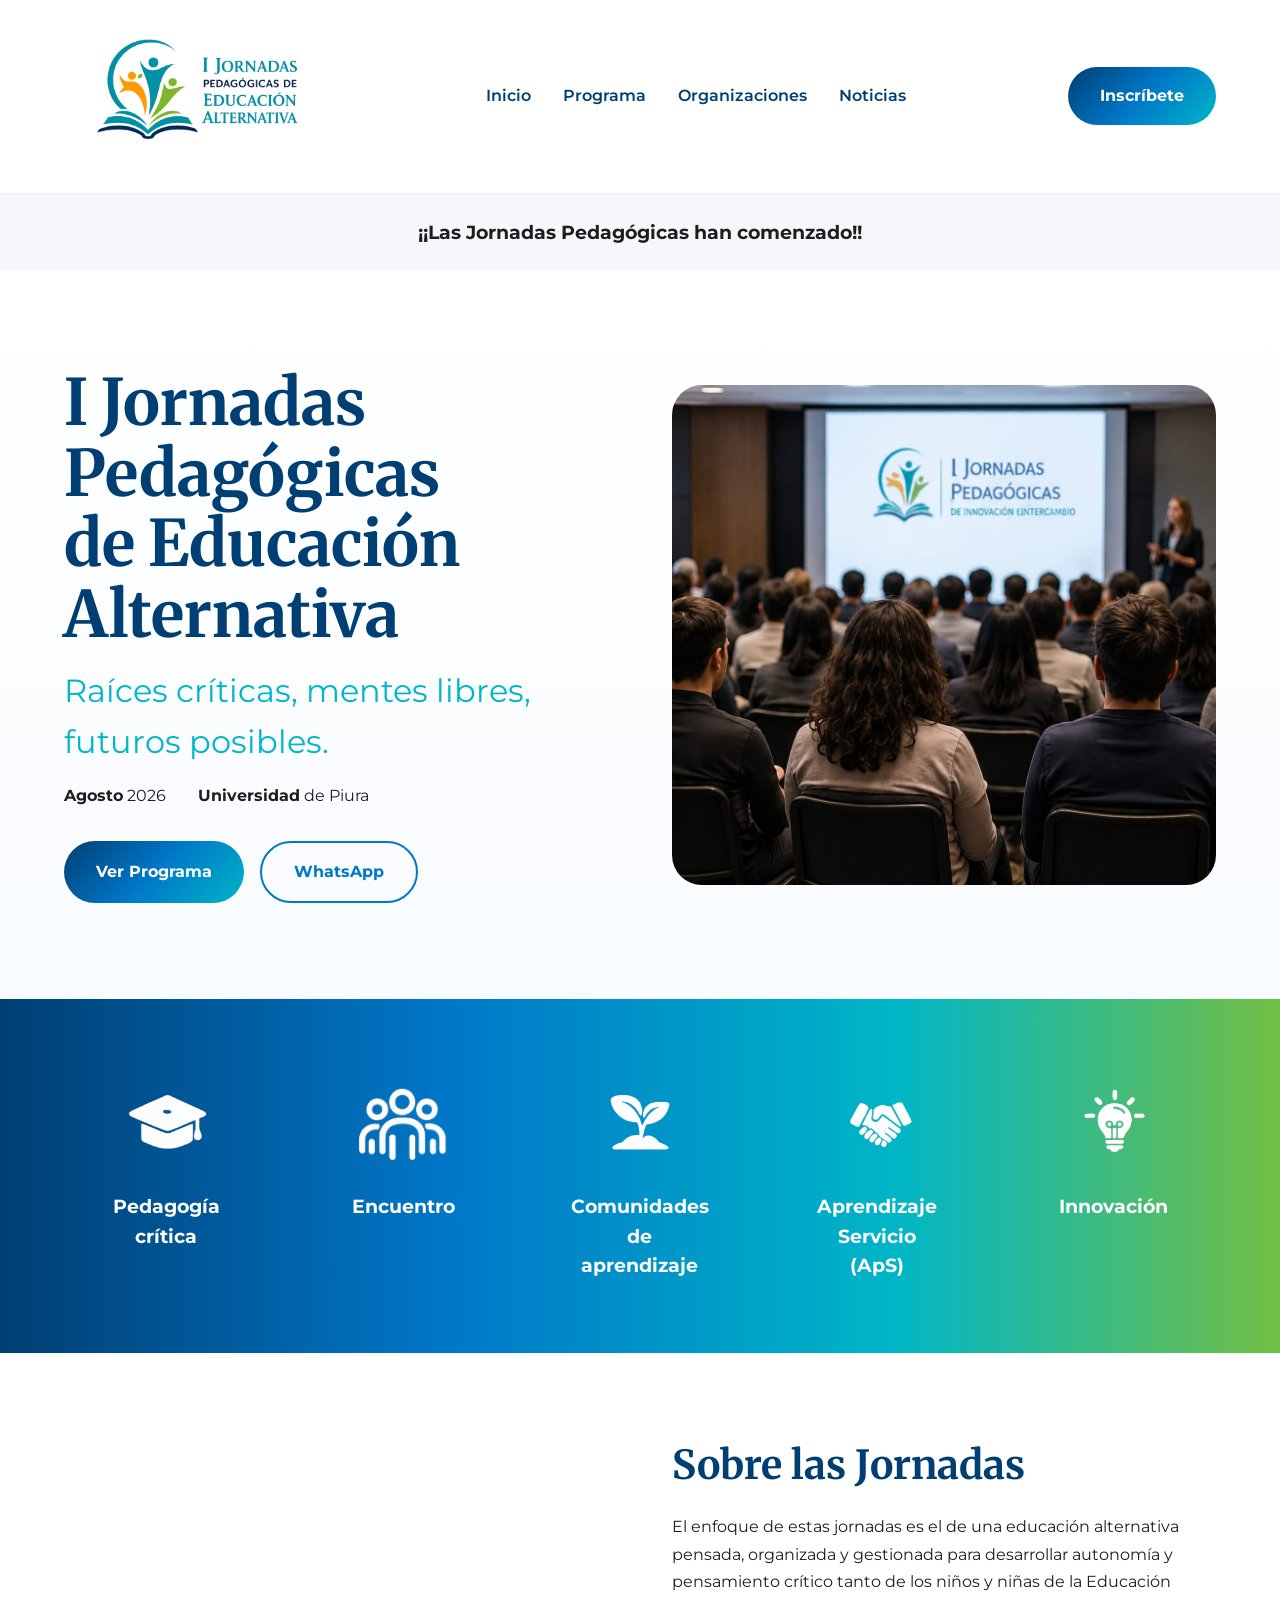
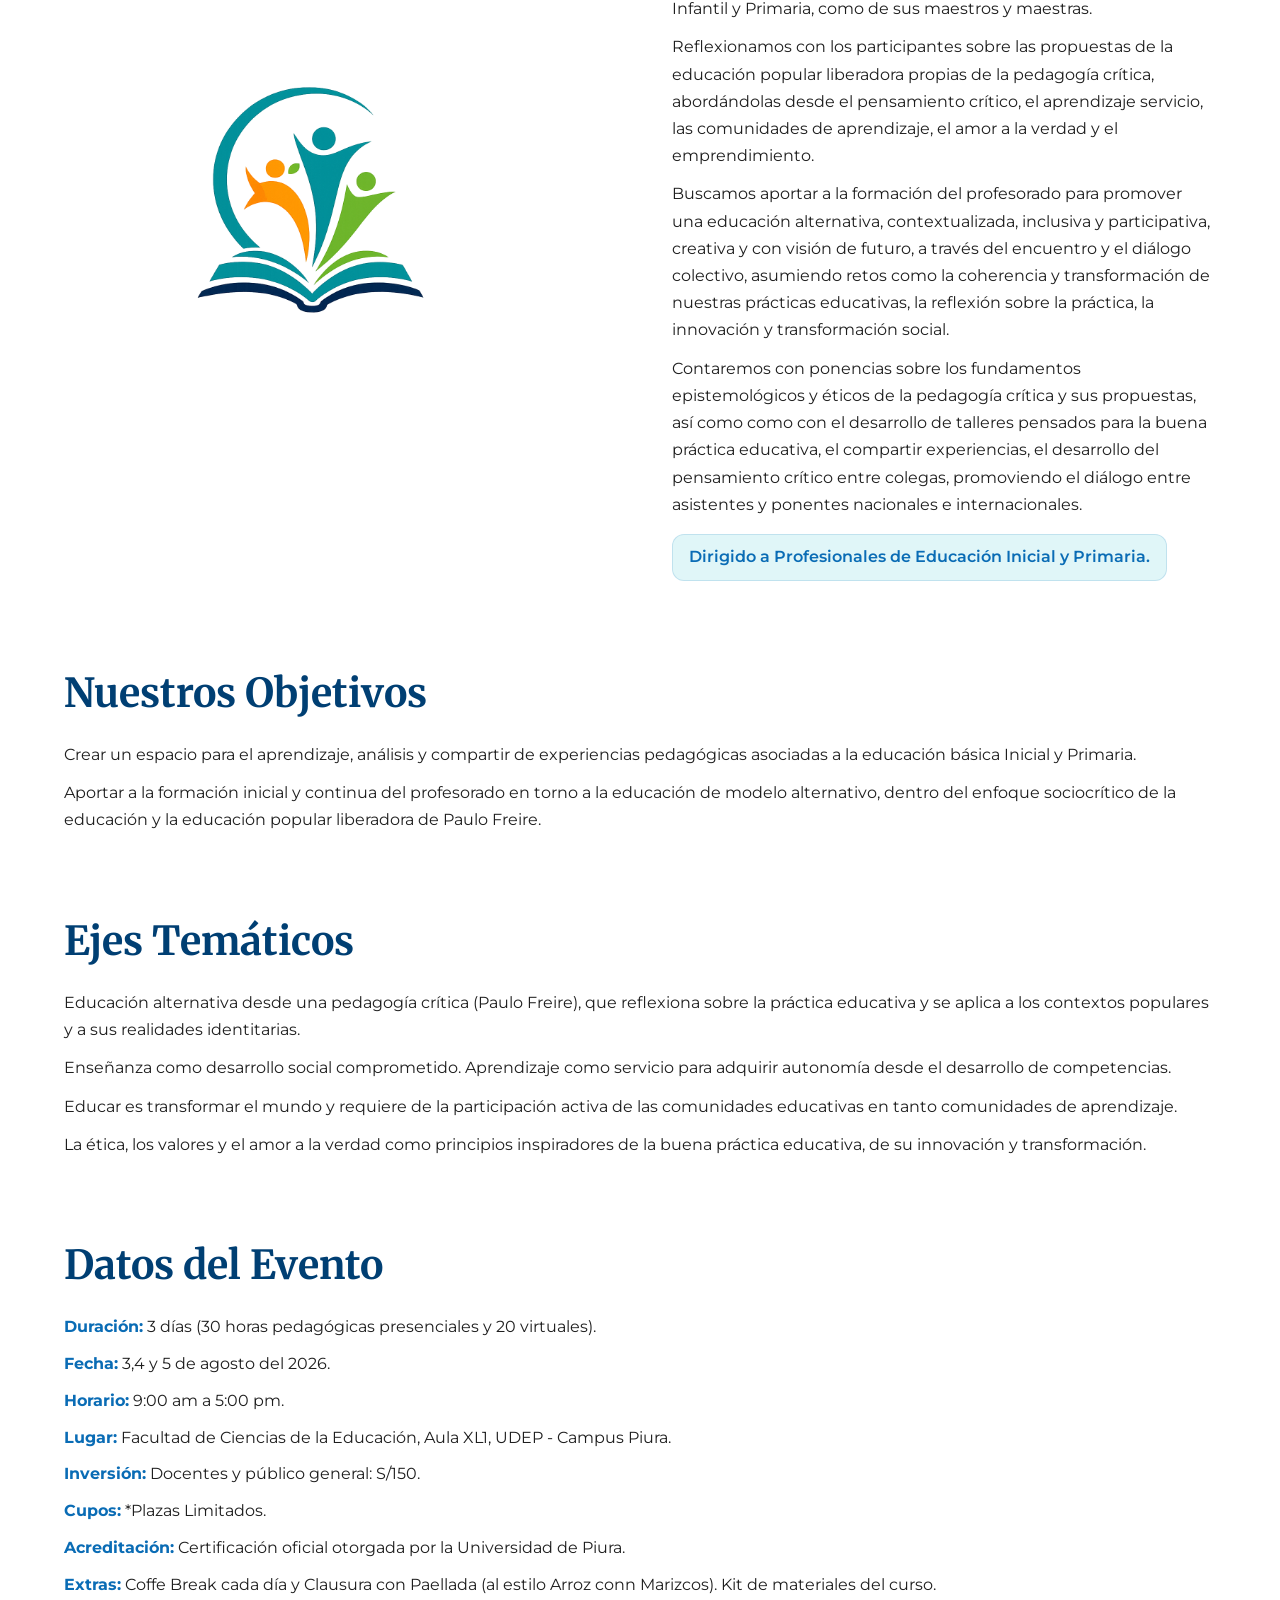
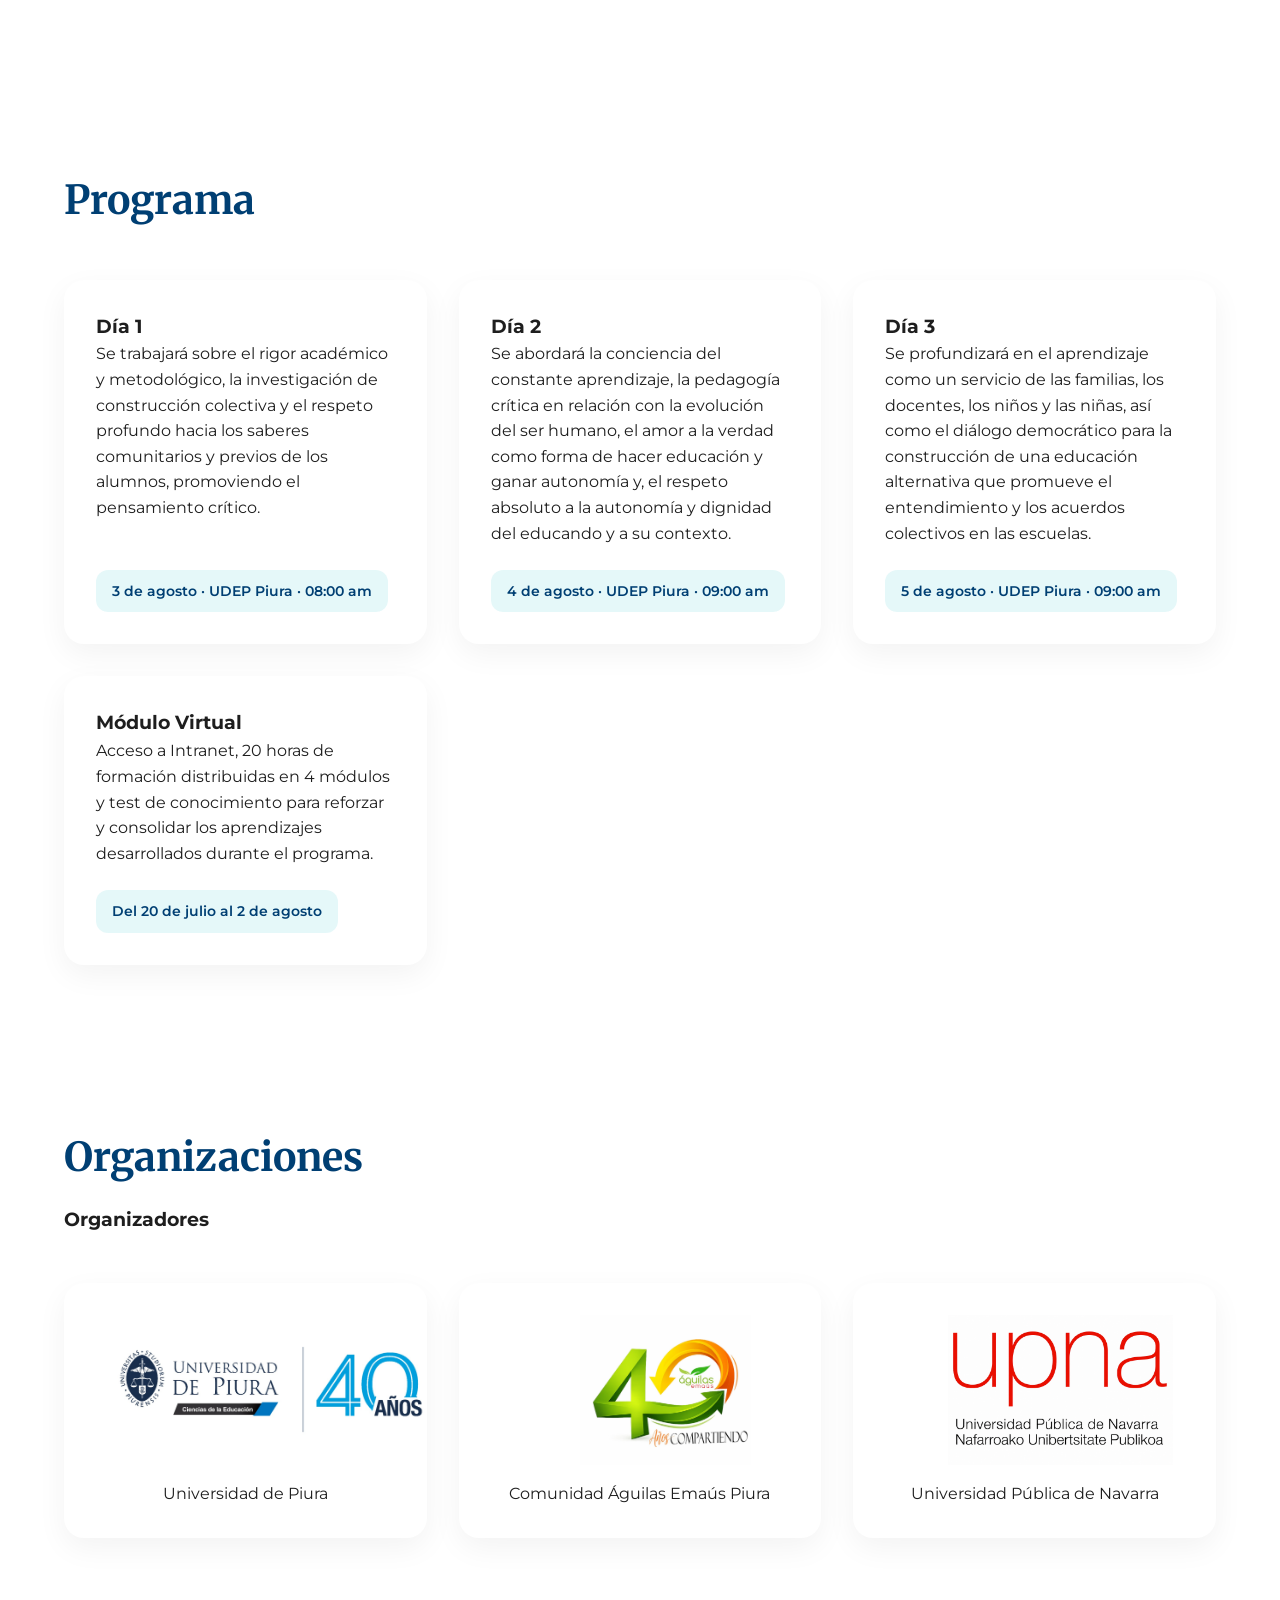
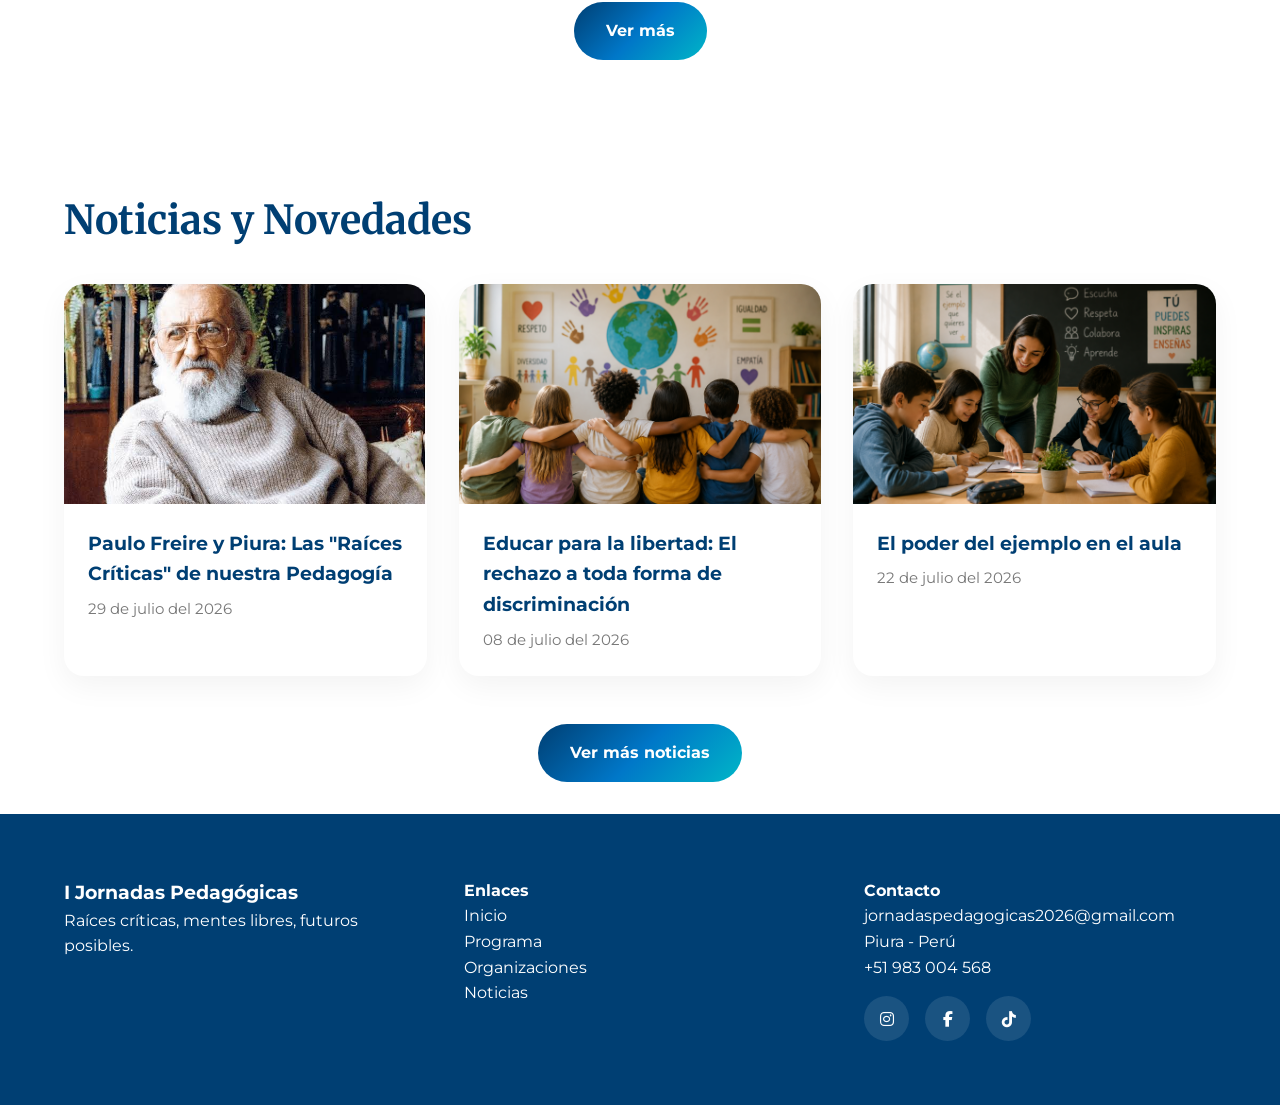
<file: index.html>
<!DOCTYPE html>
<html lang="es">

<head>
    <meta charset="UTF-8">
    <meta name="viewport" content="width=device-width, initial-scale=1.0">
    <title>I Jornadas Pedagógicas</title>

    <link rel="preconnect" href="https://fonts.googleapis.com">
    <link rel="preconnect" href="https://fonts.gstatic.com" crossorigin>
    <link rel="shortcut icon" href="img/logoicono.png">

    <link
        href="https://fonts.googleapis.com/css2?family=Merriweather:wght@300;400;700&family=Montserrat:wght@300;400;500;600;700&display=swap"
        rel="stylesheet">

    <link rel="stylesheet" href="https://cdnjs.cloudflare.com/ajax/libs/font-awesome/6.5.1/css/all.min.css">

    <link rel="stylesheet" href="style.css">
</head>

<body>

    <header class="header">

        <div class="container nav-container">

            <a href="#inicio" class="logo">

                <img src="img/proyecto.png" alt="Logo Jornadas Pedagógicas">

            </a>

            <nav class="navbar">

                <ul class="nav-links">
                    <li><a href="#inicio">Inicio</a></li>
                    <li><a href="#programa">Programa</a></li>
                    <li><a href="#organizadores">Organizaciones</a></li>
                    <li><a href="#noticias">Noticias</a></li>
                </ul>

            </nav>

            <a href="https://wa.me/51983004568" target="_blank" class="btn-primary">
                Inscríbete
            </a>

            <button class="menu-toggle">
                ☰
            </button>

        </div>

    </header>

    <section class="countdown">
        <p>Faltan para las I Jornadas Pedagógicas</p>

        <div class="countdown-grid">
            <div class="time-box">
                <span id="days">65</span>
                <small>Días</small>
            </div>

            <div class="time-box">
                <span id="hours">12</span>
                <small>Horas</small>
            </div>

            <div class="time-box">
                <span id="minutes">42</span>
                <small>Min</small>
            </div>

            <div class="time-box">
                <span id="seconds">18</span>
                <small>Seg</small>
            </div>
        </div>
    </section>

    <main>

        <section class="hero" id="inicio">

            <div class="container hero-grid">

                <article class="hero-content">

                    <h2>I Jornadas<br>Pedagógicas</h2>

                    <h2>de Educación Alternativa</h2>

                    <p class="subtitle">
                        Raíces críticas, mentes libres, futuros posibles.
                    </p>

                    <div class="hero-info">

                        <div>
                            <strong>Agosto</strong>
                            <span>2026</span>
                        </div>

                        <div>
                            <strong>Universidad</strong>
                            <span>de Piura</span>
                        </div>

                    </div>

                    <div class="hero-buttons">

                        <a href="#programa" class="btn-primary">
                            Ver Programa
                        </a>

                        <a href="https://wa.me/51983004568" target="_blank" class="btn-secondary">
                            WhatsApp
                        </a>

                    </div>

                </article>

                <figure class="hero-image">
                    <img src="img/portada.jpeg" alt="Evento educativo">
                </figure>

            </div>

        </section>

        <section class="values">

            <div class="container values-grid">

                <article>
                    <img src="img/icon/icono_educacion.png" alt="Educación" class="value-icon">
                    <h3>Pedagogía<br>crítica</h3>
                </article>

                <article>
                    <img src="img/icon/icono_gente.png" alt="Encuentro" class="value-icon">
                    <h3>Encuentro</h3>
                </article>

                <article>
                    <img src="img/icon/icono_crecimiento.png" alt="Crecimiento" class="value-icon">
                    <h3>Comunidades<br>de<br>aprendizaje</h3>
                </article>

                <article>
                    <img src="img/icon/icono_compromiso.png" alt="Compromiso" class="value-icon">
                    <h3>Aprendizaje<br>Servicio<br>(ApS)</h3>
                </article>

                <article>
                    <img src="img/icon/icono_innovacion.png" alt="Innovación" class="value-icon">
                    <h3>Innovación</h3>
                </article>


            </div>

        </section>

        <section class="about section-padding">

            <div class="container about-grid">

                <figure>
                    <img src="img/logo.png" alt="Logo">
                </figure>

                <article>

                    <h2>Sobre las Jornadas</h2>

                    <p>
                        El enfoque de estas jornadas es el de una educación alternativa pensada, organizada
                        y gestionada para desarrollar autonomía y pensamiento crítico tanto de los niños y niñas
                        de la Educación Infantil y Primaria, como de sus maestros y maestras.
                    </p>

                    <p>
                        Reflexionamos con los participantes sobre las propuestas de la educación popular liberadora
                        propias de la pedagogía crítica, abordándolas desde el pensamiento crítico, el aprendizaje
                        servicio, las comunidades de aprendizaje, el amor a la verdad y el emprendimiento.
                    </p>

                    <p>
                        Buscamos aportar a la formación del profesorado para promover una educación alternativa,
                        contextualizada, inclusiva y participativa, creativa y con visión de futuro, a través
                        del encuentro y el diálogo colectivo, asumiendo retos como la coherencia y transformación
                        de nuestras prácticas educativas, la reflexión sobre la práctica, la innovación y transformación
                        social.
                    </p>

                    <p>
                        Contaremos con ponencias sobre los fundamentos epistemológicos y éticos de la pedagogía crítica
                        y sus propuestas, así como como con el desarrollo de talleres pensados para la buena práctica
                        educativa, el compartir experiencias, el desarrollo del pensamiento crítico entre colegas,
                        promoviendo
                        el diálogo entre asistentes y ponentes nacionales e internacionales.
                    </p>

                    <div
                        style="background: rgba(0, 182, 199, 0.1); padding: 0.6rem 1rem; border-radius: 12px; margin: 1rem 0; font-weight: 600; width: fit-content;">
                         Dirigido a Profesionales de Educación Inicial y Primaria.
                    </div>

                </article>

                <article>

                    <h2>Nuestros Objetivos</h2>

                    <p>
                        Crear un espacio para el aprendizaje, análisis y compartir de experiencias pedagógicas
                        asociadas a la educación básica Inicial y Primaria.
                    </p>

                    <p>
                        Aportar a la formación inicial y continua del profesorado en torno a la educación de modelo
                        alternativo, dentro del enfoque sociocrítico de la educación y la educación popular
                        liberadora de Paulo Freire.
                    </p>

                </article>

                <article>

                    <h2>Ejes Temáticos</h2>

                    <p>
                        Educación alternativa desde una pedagogía crítica (Paulo Freire), que reflexiona sobre la
                        práctica
                        educativa y se aplica a los contextos populares y a sus realidades identitarias.
                    </p>

                    <p>
                        Enseñanza como desarrollo social comprometido. Aprendizaje como servicio para adquirir autonomía
                        desde el desarrollo de competencias.
                    </p>

                    <p>
                        Educar es transformar el mundo y requiere de la participación activa de las comunidades
                        educativas
                        en tanto comunidades de aprendizaje.
                    </p>

                    <p>
                        La ética, los valores y el amor a la verdad como principios inspiradores de la buena práctica
                        educativa, de su innovación y transformación.
                    </p>

                </article>

                <article>
                    <div class="about-block event-data">
                        <h2>Datos del Evento</h2>
                        <p><strong>Duración:</strong> 3 días (30 horas pedagógicas presenciales y 20 virtuales).</p>
                        <p><strong>Fecha:</strong> 3,4 y 5 de agosto del 2026.</p>
                        <p><strong>Horario:</strong> 9:00 am a 5:00 pm.</p>
                        <p><strong>Lugar:</strong> Facultad de Ciencias de la Educación, Aula XL1, UDEP - Campus Piura.
                        </p>
                        <p><strong>Inversión:</strong> Docentes y público general: S/150.</p>
                        <p><strong>Cupos:</strong> *Plazas Limitados.</p>
                        <p><strong>Acreditación:</strong> Certificación oficial otorgada por la Universidad de Piura.
                        </p>
                        <p><strong>Extras:</strong> Coffe Break cada día y Clausura con Paellada (al estilo Arroz conn
                            Marizcos). Kit de materiales del curso.</p>
                    </div>
                </article>

        </section>

        <section class="cards section-padding" id="programa">

            <div class="container">

                <div class="section-title">
                    <h2>Programa</h2>
                </div>

                <div class="days-grid">

                    <article class="card">
                        <h3>Día 1</h3>

                        <p>
                            Se trabajará sobre el rigor académico y metodológico, la investigación
                            de construcción colectiva y el respeto profundo hacia los saberes
                            comunitarios y previos de los alumnos, promoviendo el pensamiento crítico.
                        </p>

                        <div class="event-info">
                            3 de agosto · UDEP Piura · 08:00 am
                        </div>
                    </article>

                    <article class="card">
                        <h3>Día 2</h3>
                        <p>
                            Se abordará la conciencia del constante aprendizaje, la pedagogía crítica
                            en relación con la evolución del ser humano, el amor a la verdad como forma
                            de hacer educación y ganar autonomía y, el respeto absoluto a la autonomía
                            y dignidad del educando y a su contexto.
                        </p>

                        <div class="event-info">
                            4 de agosto · UDEP Piura · 09:00 am
                        </div>
                    </article>

                    <article class="card">
                        <h3>Día 3</h3>
                        <p>
                            Se profundizará en el aprendizaje como un servicio de las familias, los docentes,
                            los niños y las niñas, así como el diálogo democrático para la construcción
                            de una educación alternativa que promueve el entendimiento y los acuerdos colectivos
                            en las escuelas.
                        </p>

                        <div class="event-info">
                            5 de agosto · UDEP Piura · 09:00 am
                        </div>
                    </article>

                     <article class="card">
                        <h3>Módulo Virtual</h3>
                        <p>
                            Acceso a Intranet, 20 horas de formación distribuidas en
                            4 módulos y test de conocimiento para reforzar y consolidar
                            los aprendizajes desarrollados durante el programa.
                        </p>

                        <div class="event-info">
                            Del 20 de julio al 2 de agosto
                        </div>
                    </article>

                </div>

            </div>

        </section>

        <section class="partners section-padding" id="organizadores">

            <div class="container">

                <div class="section-title">
                    <h2>Organizaciones</h2>
                </div>

                <div class="partner-category">

                    <h3 class="partner-title">
                        Organizadores
                    </h3>

                    <div class="partners-grid">

                        <article class="partner-card">
                            <img src="img/udep.jpeg" alt="">
                            <p>Universidad de Piura</p>
                        </article>

                        <article class="partner-card">
                            <img src="img/emaus.jpeg" alt="">
                            <p>Comunidad Águilas Emaús Piura</p>
                        </article>

                        <article class="partner-card">
                            <img src="img/upna.png" alt="">
                            <p>Universidad Pública de Navarra</p>
                        </article>

                    </div>

                    <div style="text-align: center; margin-top: 3rem;">
                        <a href="organizaciones/organizaciones.html" class="btn-ver-mas">
                            Ver más
                        </a>
                    </div>

                </div>

            </div>

        </section>

        <section class="news section-padding" id="noticias">

            <div class="container">

                <div class="section-title">
                    <h2>Noticias y Novedades</h2>
                </div>

                <div class="news-grid">

                    <a href="noticias/noticias8.html" class="news-card">

                        <img src="img/noticia8.jpg" alt="">

                        <div class="news-content">
                            <h3>Paulo Freire y Piura: Las "Raíces Críticas" de nuestra Pedagogía</h3>
                            <p>29 de julio del 2026</p>
                        </div>

                    </a>

                    <a href="noticias/noticias6.html" class="news-card">

                        <img src="img/noticia6.png" alt="">

                        <div class="news-content">
                            <h3>Educar para la libertad: El rechazo a toda forma de discriminación</h3>
                            <p>08 de julio del 2026</p>
                        </div>

                    </a>

                    <a href="noticias/noticias7.html" class="news-card">

                        <img src="img/noticia7.png" alt="">

                        <div class="news-content">
                            <h3>El poder del ejemplo en el aula</h3>
                            <p>22 de julio del 2026</p>
                        </div>

                    </a>

                </div>

                <div class="news-button">
                    <a href="noticias/noticias.html" class="btn-ver-mas">Ver más noticias</a>
                </div>

            </div>

        </section>

    </main>

    <footer class="footer">

        <div class="container footer-grid">

            <article>

                <h3>I Jornadas Pedagógicas</h3>

                <p>
                    Raíces críticas, mentes libres, futuros posibles.
                </p>

            </article>

            <article>

                <h4>Enlaces</h4>

                <ul>
                    <li><a href="#inicio">Inicio</a></li>
                    <li><a href="#programa">Programa</a></li>
                    <li><a href="#organizadores">Organizaciones</a></li>
                    <li><a href="#noticias">Noticias</a></li>
                </ul>

            </article>

            <article>

                <h4>Contacto</h4>

                <p>jornadaspedagogicas2026@gmail.com </p>
                <p>Piura - Perú</p>
                <p>+51 983 004 568</p>

                <div class="social-icons">

                    <a href="https://www.instagram.com/jornada.pedagogica.2026?utm_source=qr&igsh=cW83dW9uMzU2NmRp"
                        target="_blank">
                        <i class="fa-brands fa-instagram"></i>
                    </a>

                    <a href="https://www.facebook.com/share/1CeDzwTdvg/" target="_blank">
                        <i class="fa-brands fa-facebook-f"></i>
                    </a>

                    <a href="https://www.tiktok.com/@educacin_alternativa_piu" target="_blank">
                        <i class="fa-brands fa-tiktok"></i>
                    </a>

                </div>

            </article>

        </div>

    </footer>

    <script src="js/script.js"></script>

</body>

</html>
</file>
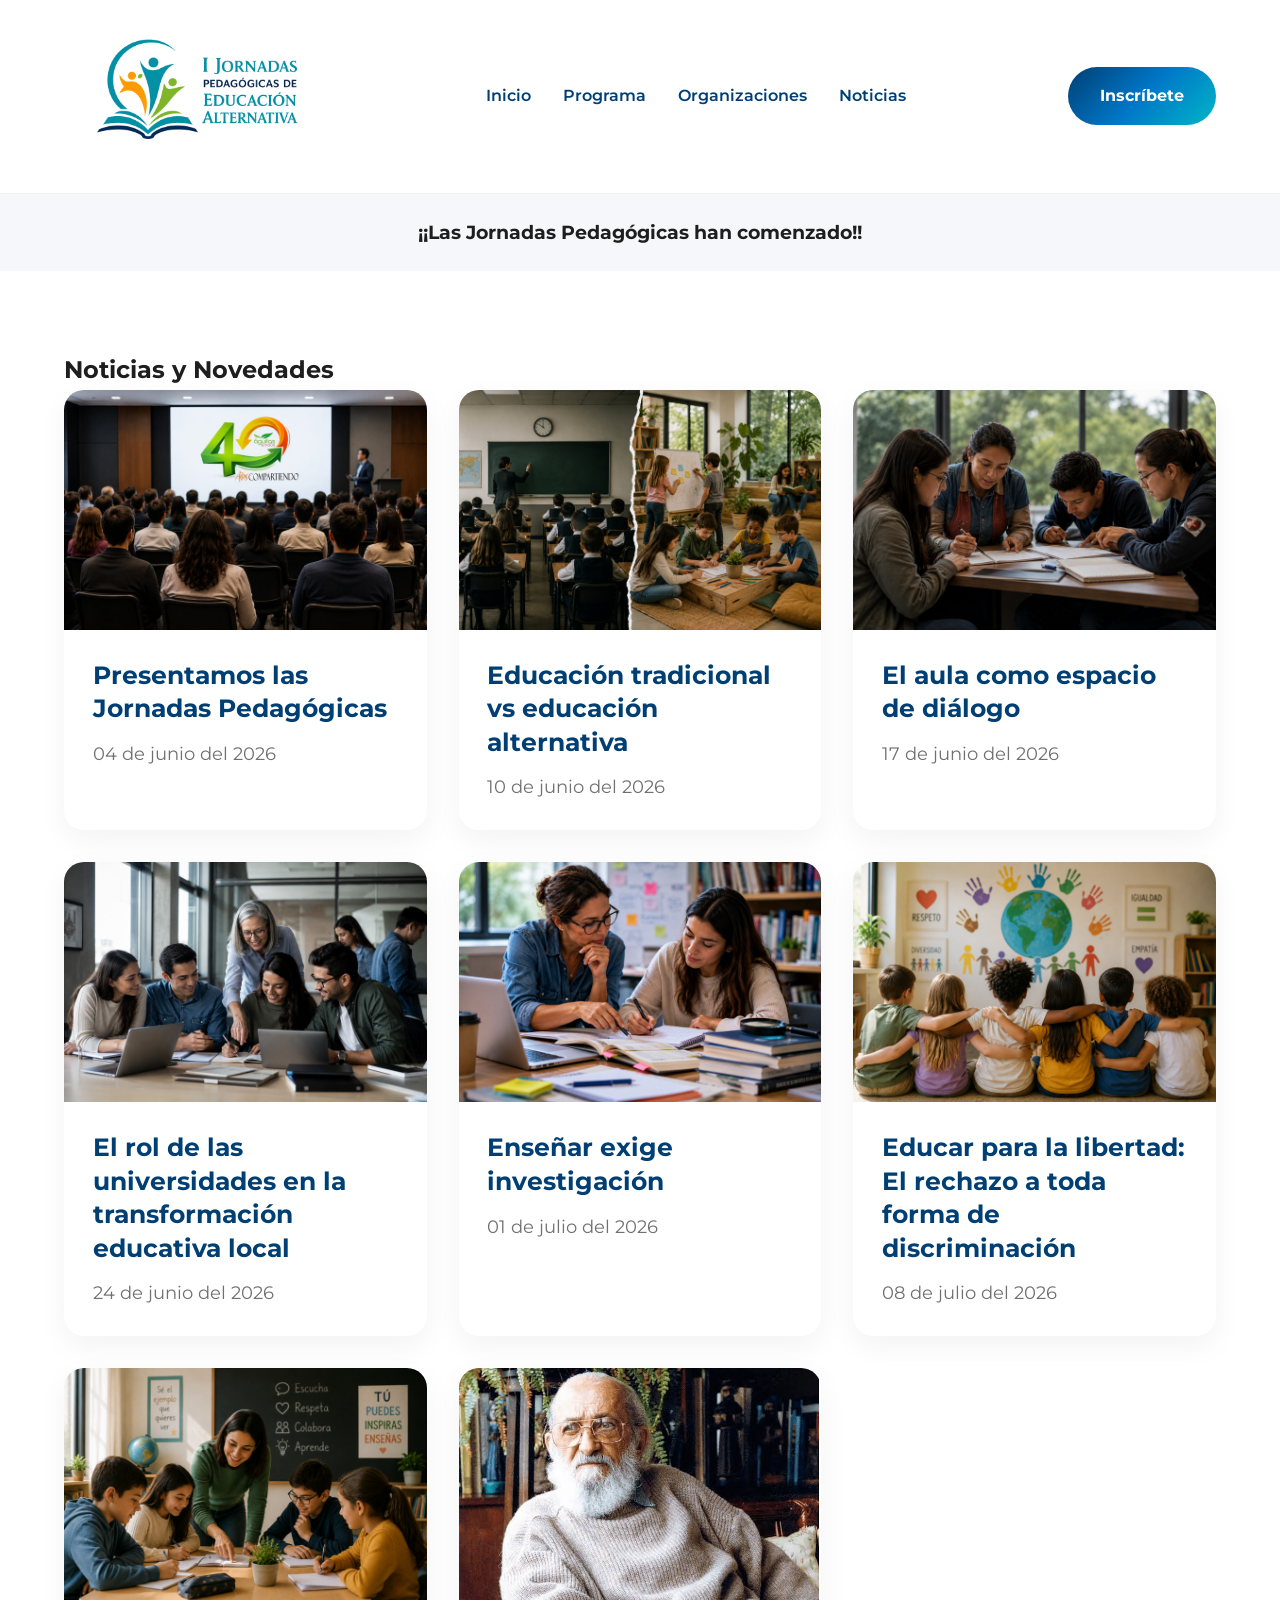
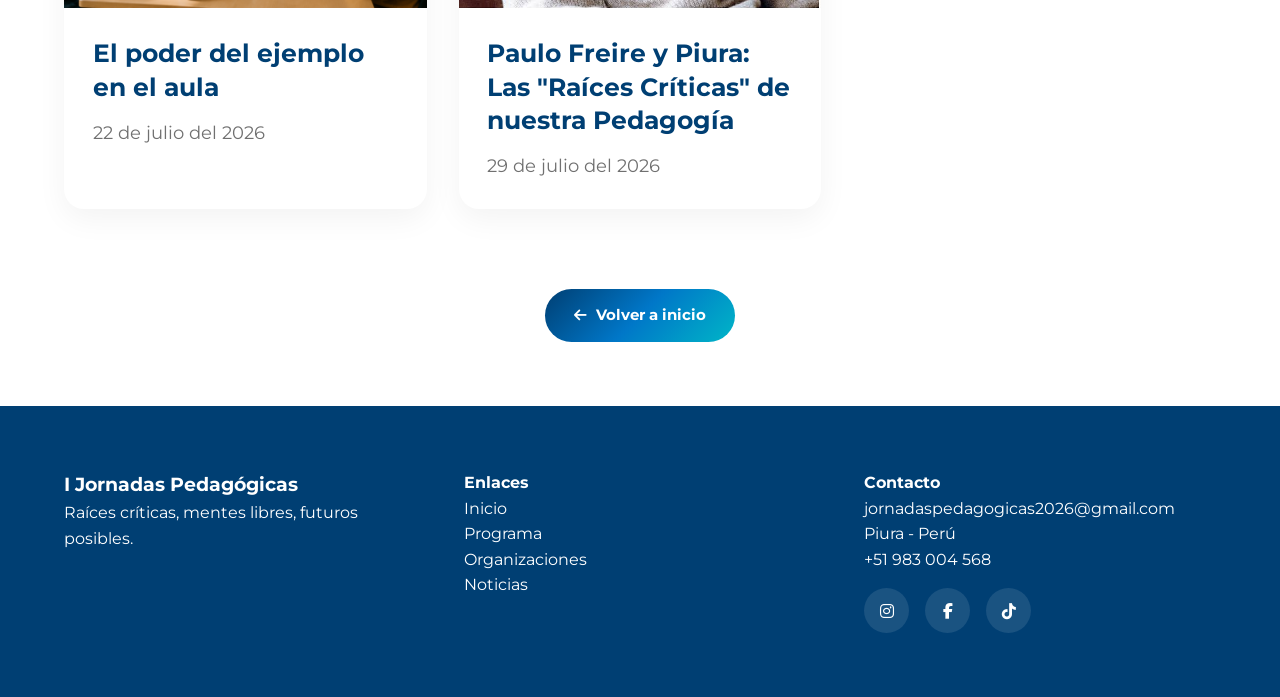
<file: noticias/noticias.html>
<!DOCTYPE html>
<html lang="es">

<head>
    <meta charset="UTF-8">
    <meta name="viewport" content="width=device-width, initial-scale=1.0">
    <title>I Jornadas Pedagógicas</title>

    <link rel="preconnect" href="https://fonts.googleapis.com">
    <link rel="preconnect" href="https://fonts.gstatic.com" crossorigin>
    <link rel="shortcut icon" href="../img/logoicono.png">

    <link
        href="https://fonts.googleapis.com/css2?family=Merriweather:wght@300;400;700&family=Montserrat:wght@300;400;500;600;700&display=swap"
        rel="stylesheet">

    <link rel="stylesheet" href="https://cdnjs.cloudflare.com/ajax/libs/font-awesome/6.5.1/css/all.min.css">

    <link rel="stylesheet" href="../noticias/noticiaspage.css">
</head>

<body>

    <header class="header">

        <div class="container nav-container">

            <a href="../#inicio" class="logo">

                <img src="../img/proyecto.png" alt="Logo Jornadas Pedagógicas">

            </a>

            <nav class="navbar">

                <ul class="nav-links">
                    <li><a href="../#inicio">Inicio</a></li>
                    <li><a href="../#programa">Programa</a></li>
                    <li><a href="../#organizadores">Organizaciones</a></li>
                    <li><a href="../#noticias">Noticias</a></li>
                </ul>

            </nav>

            <a href="https://wa.me/51983004568" target="_blank" class="btn-primary">
                Inscríbete
            </a>

            <button class="menu-toggle">
                ☰
            </button>

        </div>

    </header>

    <section class="countdown">
        <p>Faltan para las I Jornadas Pedagógicas</p>

        <div class="countdown-grid">
            <div class="time-box">
                <span id="days">65</span>
                <small>Días</small>
            </div>

            <div class="time-box">
                <span id="hours">12</span>
                <small>Horas</small>
            </div>

            <div class="time-box">
                <span id="minutes">42</span>
                <small>Min</small>
            </div>

            <div class="time-box">
                <span id="seconds">18</span>
                <small>Seg</small>
            </div>
        </div>
    </section>

    <main>

        <section class="news-page section-padding">

            <div class="container">

                <div class="section-title">
                    <h2>Noticias y Novedades</h2>
                </div>

                <div class="news-grid">

                    <a href="noticias1.html" class="news-card">

                        <img src="../img/noticia1.jpeg" alt="">

                        <div class="news-content">
                            <h3>Presentamos las Jornadas Pedagógicas</h3>
                            <p>04 de junio del 2026</p>
                        </div>

                    </a>

                    <a href="noticias2.html" class="news-card">

                        <img src="../img/noticia2.png" alt="">

                        <div class="news-content">
                            <h3>Educación tradicional vs educación alternativa</h3>
                            <p>10 de junio del 2026</p>
                        </div>

                    </a>

                    <a href="noticias3.html" class="news-card">

                        <img src="../img/noticia3.jpeg" alt="">

                        <div class="news-content">
                            <h3>El aula como espacio de diálogo</h3>
                            <p>17 de junio del 2026</p>
                        </div>

                    </a>

                     <a href="noticias4.html" class="news-card">

                        <img src="../img/noticia4.png" alt="">

                        <div class="news-content">
                            <h3>El rol de las universidades en la transformación educativa local</h3>
                            <p>24 de junio del 2026</p>
                        </div>

                    </a>

                    <a href="noticias5.html" class="news-card">

                        <img src="../img/noticia5.png" alt="">

                        <div class="news-content">
                            <h3>Enseñar exige investigación</h3>
                            <p>01 de julio del 2026</p>
                        </div>

                    </a>

                     <a href="noticias6.html" class="news-card">

                        <img src="../img/noticia6.png" alt="">

                        <div class="news-content">
                            <h3>Educar para la libertad: El rechazo a toda forma de discriminación</h3>
                            <p>08 de julio del 2026</p>
                        </div>

                    </a>

                     <a href="noticias7.html" class="news-card">

                        <img src="../img/noticia7.png" alt="">

                        <div class="news-content">
                            <h3>El poder del ejemplo en el aula</h3>
                            <p>22 de julio del 2026</p>
                        </div>

                    </a>

                    <a href="noticias8.html" class="news-card">

                        <img src="../img/noticia8.jpg" alt="">

                        <div class="news-content">
                            <h3>Paulo Freire y Piura: Las "Raíces Críticas" de nuestra Pedagogía</h3>
                            <p>29 de julio del 2026</p>
                        </div>

                    </a>



             

                </div>

            </div>

        </section>

        <div class="back-wrapper">

            <a href="../index.html#noticias" class="back-btn">

                <i class="fa-solid fa-arrow-left"></i>
                Volver a inicio

            </a>

        </div>

    </main>


    <footer class="footer">

        <div class="container footer-grid">

            <article>

                <h3>I Jornadas Pedagógicas</h3>

                <p>
                    Raíces críticas, mentes libres, futuros posibles.
                </p>

            </article>

            <article>

                <h4>Enlaces</h4>

                <ul>
                    <li><a href="#inicio">Inicio</a></li>
                    <li><a href="#programa">Programa</a></li>
                    <li><a href="#organizadores">Organizaciones</a></li>
                    <li><a href="#noticias">Noticias</a></li>
                </ul>

            </article>

            <article>

                <h4>Contacto</h4>

                <p>jornadaspedagogicas2026@gmail.com </p>
                <p>Piura - Perú</p>
                <p>+51 983 004 568</p>

                <div class="social-icons">

                    <a href="https://www.instagram.com/jornada.pedagogica.2026?utm_source=qr&igsh=cW83dW9uMzU2NmRp"
                        target="_blank">
                        <i class="fa-brands fa-instagram"></i>
                    </a>

                    <a href="https://www.facebook.com/share/1CeDzwTdvg/" target="_blank">
                        <i class="fa-brands fa-facebook-f"></i>
                    </a>

                    <a href="https://www.tiktok.com/@educacin_alternativa_piu" target="_blank">
                        <i class="fa-brands fa-tiktok"></i>
                    </a>

                </div>

            </article>

        </div>

    </footer>

    <script src="../js/script.js"></script>

</body>

</html>
</file>
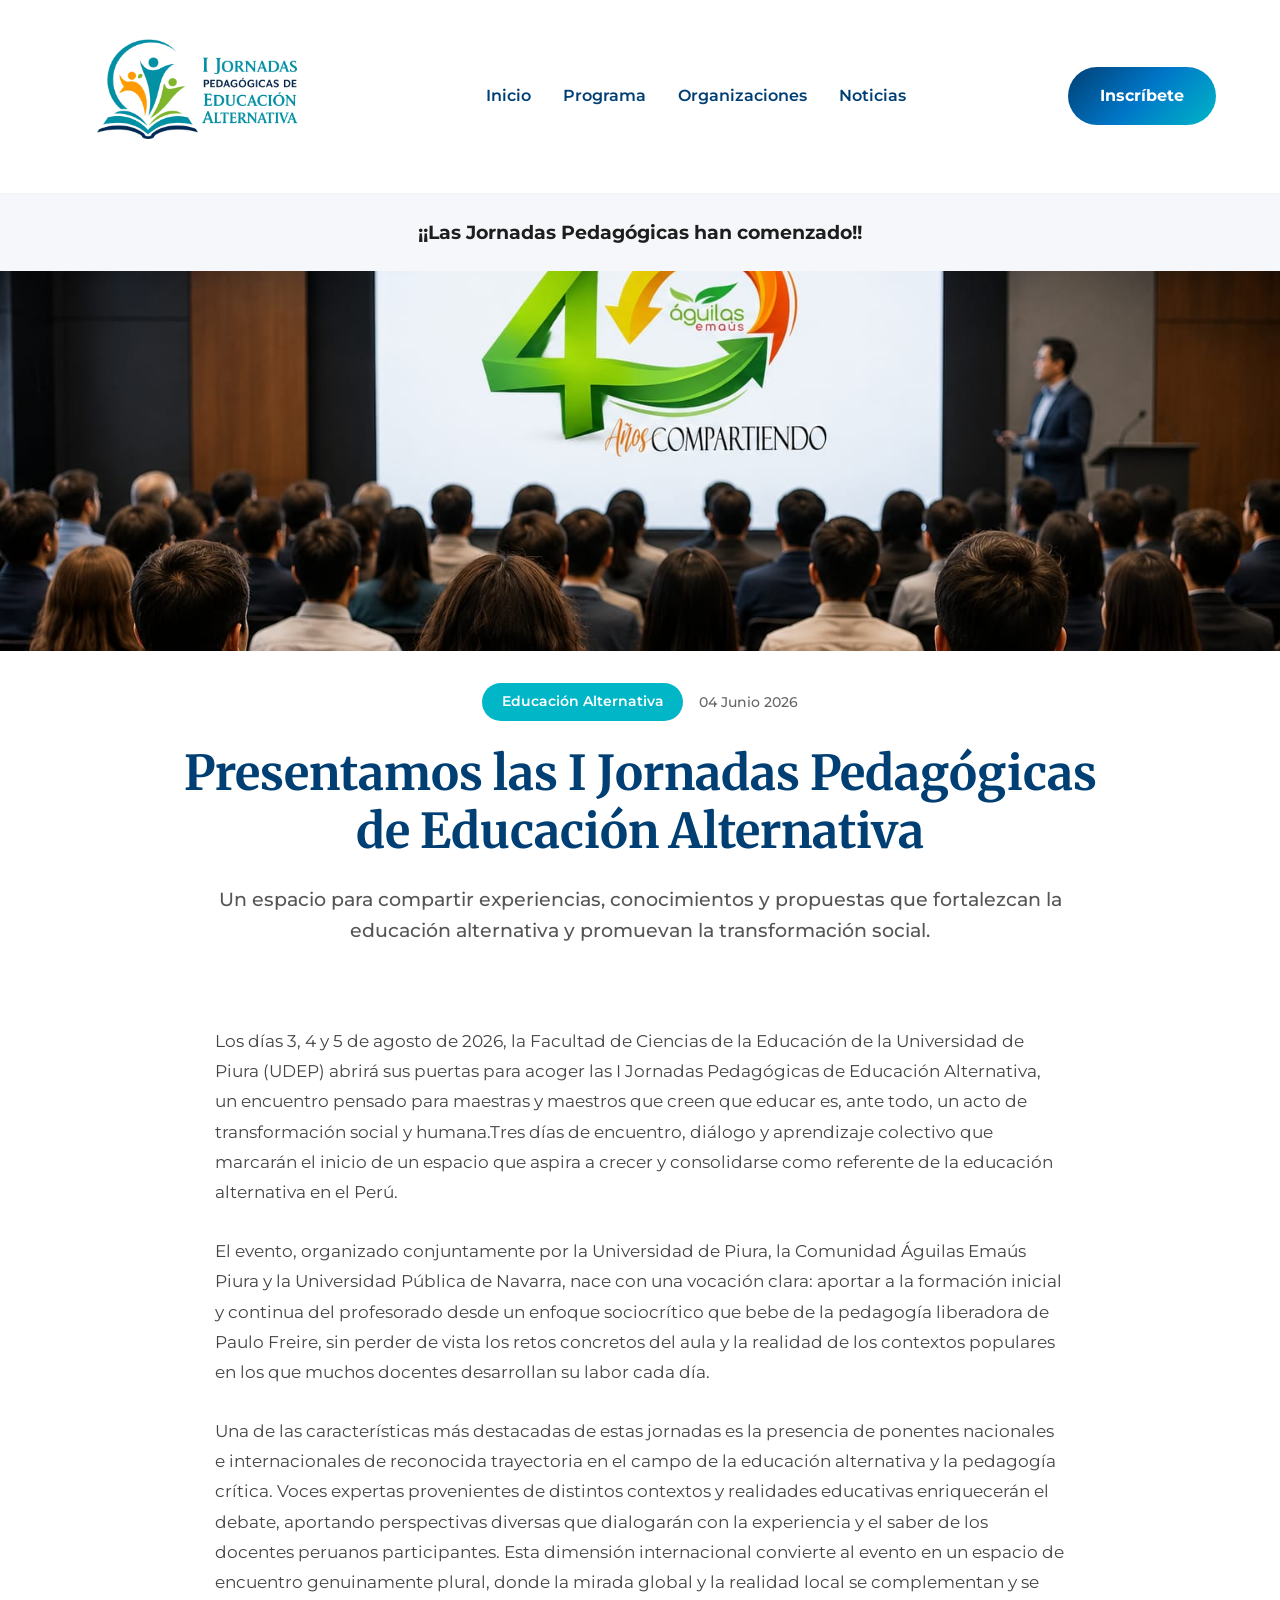
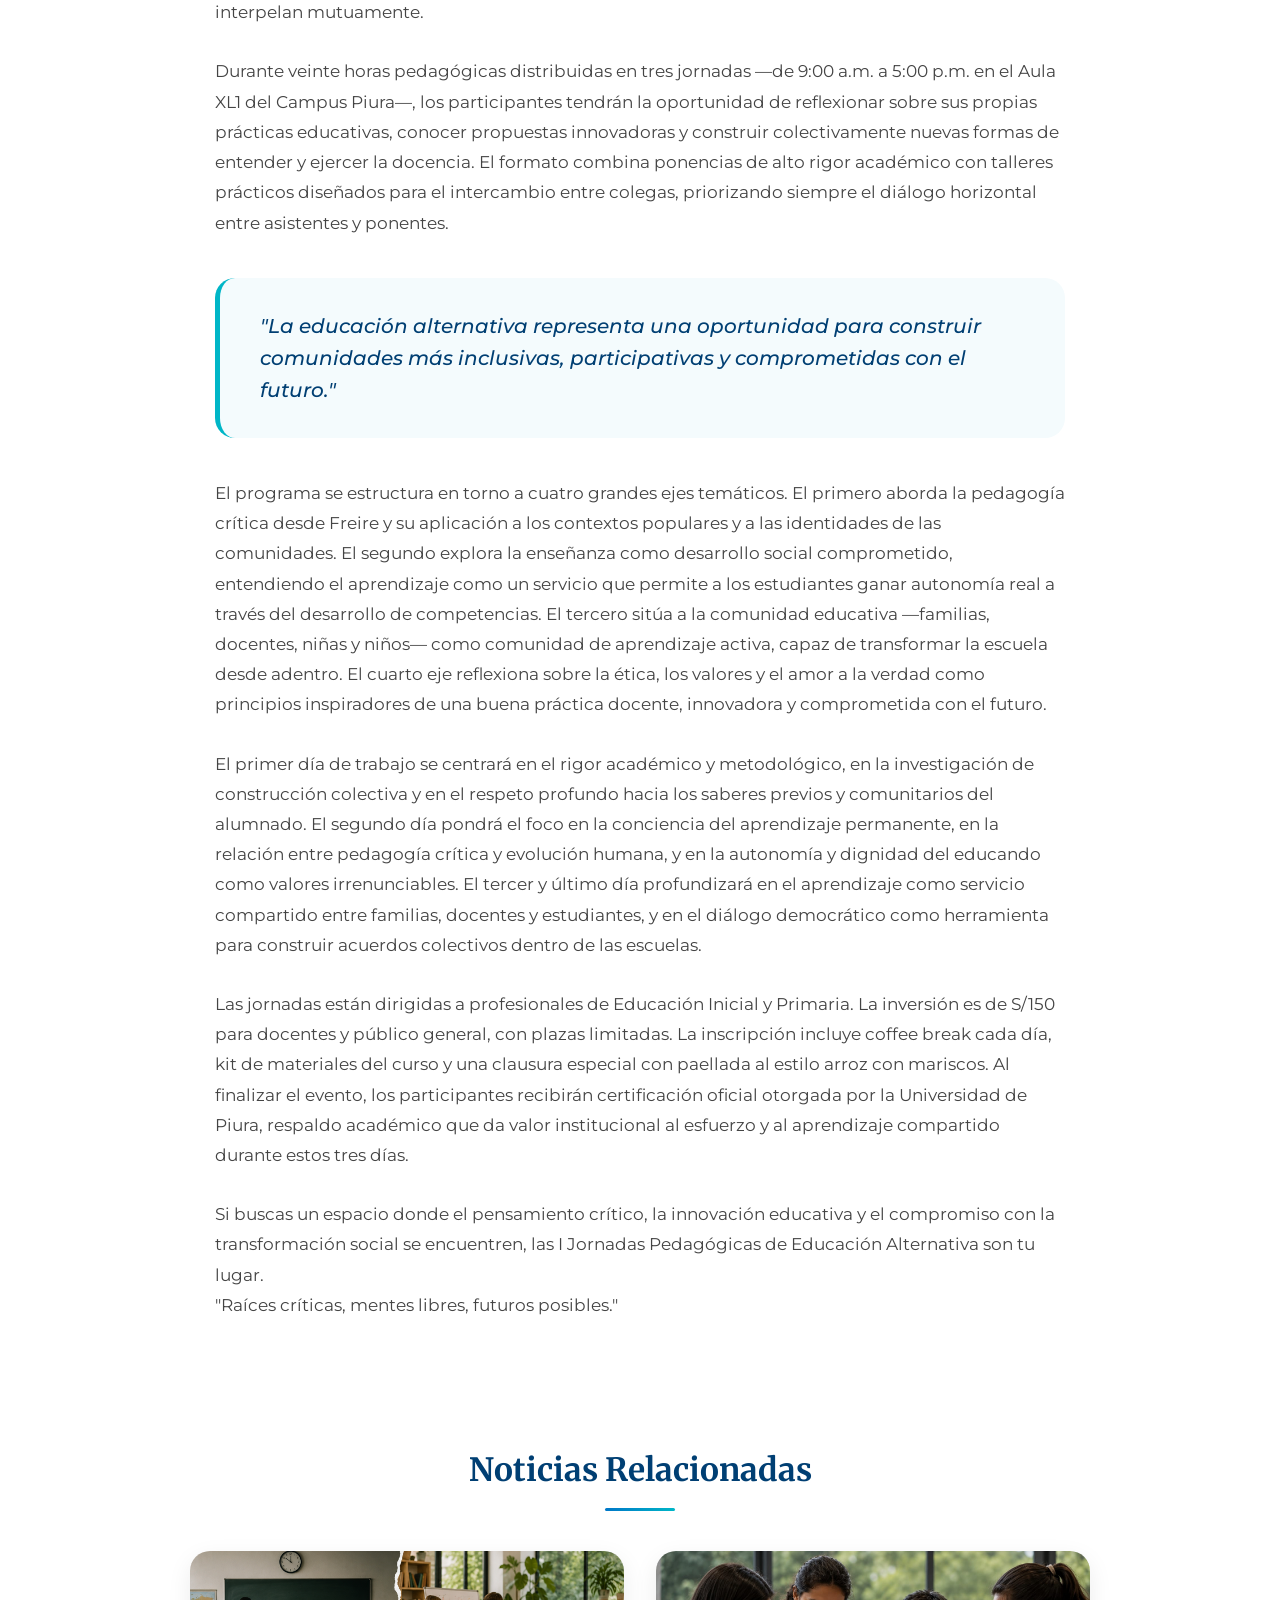
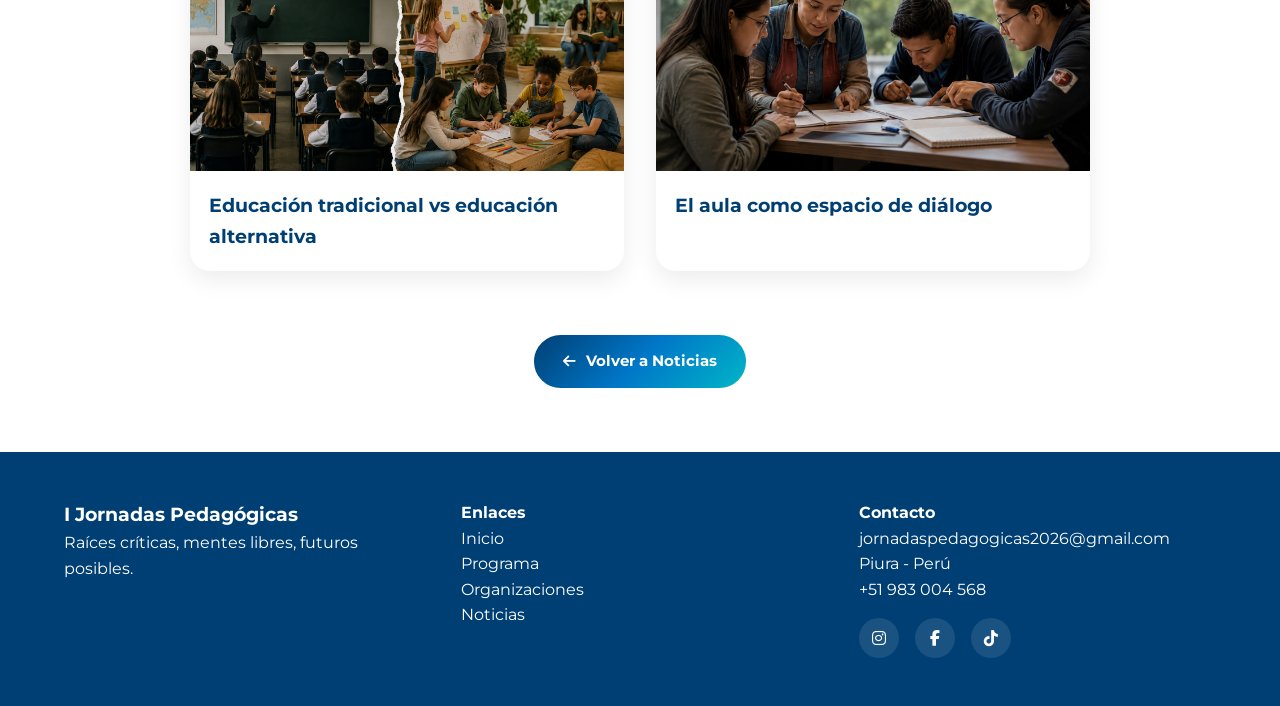
<file: noticias/noticias1.html>
<!DOCTYPE html>
<html lang="es">

<head>
    <meta charset="UTF-8">
    <meta name="viewport" content="width=device-width, initial-scale=1.0">
    <title>I Jornadas Pedagógicas</title>

    <link rel="preconnect" href="https://fonts.googleapis.com">
    <link rel="preconnect" href="https://fonts.gstatic.com" crossorigin>
    <link rel="shortcut icon" href="../img/logoicono.png">

    <link
        href="https://fonts.googleapis.com/css2?family=Merriweather:wght@300;400;700&family=Montserrat:wght@300;400;500;600;700&display=swap"
        rel="stylesheet">

    <link rel="stylesheet" href="https://cdnjs.cloudflare.com/ajax/libs/font-awesome/6.5.1/css/all.min.css">

    <link rel="stylesheet" href="../noticias/noticias.css">
</head>

<body>

    <header class="header">

        <div class="container nav-container">

            <a href="../#inicio" class="logo">

                <img src="../img/proyecto.png" alt="Logo Jornadas Pedagógicas">

            </a>

            <nav class="navbar">

                <ul class="nav-links">
                    <li><a href="../index.html#inicio">Inicio</a></li>
                    <li><a href="../index.html#programa">Programa</a></li>
                    <li><a href="../index.html#organizadores">Organizaciones</a></li>
                    <li><a href="../index.html#noticias">Noticias</a></li>
                </ul>

            </nav>

            <a href="https://wa.me/51983004568" target="_blank" class="btn-primary">
                Inscríbete
            </a>

            <button class="menu-toggle">
                ☰
            </button>

        </div>

    </header>

    <section class="countdown">
                <p>Faltan para las I Jornadas Pedagógicas</p>

                <div class="countdown-grid">
                    <div class="time-box">
                        <span id="days">65</span>
                        <small>Días</small>
                    </div>

                    <div class="time-box">
                        <span id="hours">12</span>
                        <small>Horas</small>
                    </div>

                    <div class="time-box">
                        <span id="minutes">42</span>
                        <small>Min</small>
                    </div>

                    <div class="time-box">
                        <span id="seconds">18</span>
                        <small>Seg</small>
                    </div>
                </div>
            </section>

    <main>

        <section class="news-banner">
            <img src="../img/noticia1.jpeg" alt="Noticia Principal">
        </section>

        <div class="container">

            <div class="news-meta">

                <span class="news-category">
                    Educación Alternativa
                </span>

                <span class="news-date">
                    04 Junio 2026
                </span>

            </div>

            <h1 class="news-title">
                Presentamos las I Jornadas Pedagógicas de Educación Alternativa
            </h1>

            <p class="news-subtitle">
                Un espacio para compartir experiencias, conocimientos y propuestas
                que fortalezcan la educación alternativa y promuevan la transformación social.
            </p>

        </div>

        <section class="news-body">

            <div class="container news-container">

                <p>
                    Los días 3, 4 y 5 de agosto de 2026, la Facultad de Ciencias de la Educación
                    de la Universidad de Piura (UDEP) abrirá sus puertas para acoger las 
                    I Jornadas Pedagógicas de Educación Alternativa, un encuentro pensado para maestras
                    y maestros que creen que educar es, ante todo, un acto de transformación social 
                    y humana.Tres días de encuentro, diálogo y aprendizaje colectivo que marcarán 
                    el inicio de un espacio que aspira a crecer y consolidarse como referente de 
                    la educación alternativa en el Perú.
                </p>

                <p>El evento, organizado conjuntamente por la Universidad de Piura, la Comunidad 
                    Águilas Emaús Piura y la Universidad Pública de Navarra, nace con una vocación 
                    clara: aportar a la formación inicial y continua del profesorado desde un enfoque
                    sociocrítico que bebe de la pedagogía liberadora de Paulo Freire, sin perder 
                    de vista los retos concretos del aula y la realidad de los contextos populares
                    en los que muchos docentes desarrollan su labor cada día.
                </p>

                <p>Una de las características más destacadas de estas jornadas es la presencia de ponentes
                    nacionales e internacionales de reconocida trayectoria en el campo de la educación 
                    alternativa y la pedagogía crítica. Voces expertas provenientes de distintos contextos 
                    y realidades educativas enriquecerán el debate, aportando perspectivas diversas que 
                    dialogarán con la experiencia y el saber de los docentes peruanos participantes. Esta 
                    dimensión internacional convierte al evento en un espacio de encuentro genuinamente
                    plural, donde la mirada global y la realidad local se complementan y se interpelan 
                    mutuamente.
                </p>

                <p>Durante veinte horas pedagógicas distribuidas en tres jornadas —de 9:00 a.m. a 5:00 p.m. 
                    en el Aula XL1 del Campus Piura—, los participantes tendrán la oportunidad de reflexionar 
                    sobre sus propias prácticas educativas, conocer propuestas innovadoras y construir 
                    colectivamente nuevas formas de entender y ejercer la docencia. El formato combina ponencias 
                    de alto rigor académico con talleres prácticos diseñados para el intercambio entre colegas, 
                    priorizando siempre el diálogo horizontal entre asistentes y ponentes.
                </p>

                <blockquote class="featured-quote">

                    "La educación alternativa representa una oportunidad para construir
                    comunidades más inclusivas, participativas y comprometidas con el futuro."

                </blockquote>

                <p>
                    El programa se estructura en torno a cuatro grandes ejes temáticos. El primero aborda la pedagogía
                    crítica desde Freire y su aplicación a los contextos populares y a las identidades de las comunidades. 
                    El segundo explora la enseñanza como desarrollo social comprometido, entendiendo el aprendizaje como 
                    un servicio que permite a los estudiantes ganar autonomía real a través del desarrollo de competencias. 
                    El tercero sitúa a la comunidad educativa —familias, docentes, niñas y niños— como comunidad de aprendizaje 
                    activa, capaz de transformar la escuela desde adentro. El cuarto eje reflexiona sobre la ética, los valores
                    y el amor a la verdad como principios inspiradores de una buena práctica docente, innovadora y comprometida 
                    con el futuro.
                </p>

                <p>
                    El primer día de trabajo se centrará en el rigor académico y metodológico, en la investigación de construcción
                    colectiva y en el respeto profundo hacia los saberes previos y comunitarios del alumnado. El segundo día pondrá
                    el foco en la conciencia del aprendizaje permanente, en la relación entre pedagogía crítica y evolución humana,
                    y en la autonomía y dignidad del educando como valores irrenunciables. El tercer y último día profundizará en 
                    el aprendizaje como servicio compartido entre familias, docentes y estudiantes, y en el diálogo democrático como
                    herramienta para construir acuerdos colectivos dentro de las escuelas.
                </p>

                <p>
                    Las jornadas están dirigidas a profesionales de Educación Inicial y Primaria. La inversión es de S/150 para docentes
                    y público general, con plazas limitadas. La inscripción incluye coffee break cada día, kit de materiales del curso 
                    y una clausura especial con paellada al estilo arroz con mariscos. Al finalizar el evento, los participantes recibirán
                    certificación oficial otorgada por la Universidad de Piura, respaldo académico que da valor institucional al esfuerzo 
                    y al aprendizaje compartido durante estos tres días.
                </p>

                <p>
                    Si buscas un espacio donde el pensamiento crítico, la innovación educativa y el compromiso con la transformación social
                    se encuentren, las I Jornadas Pedagógicas de Educación Alternativa son tu lugar.<br/>"Raíces críticas, mentes libres, futuros posibles."
                </p>

            </div>

        </section>

        <section class="related-news">
            <div class="container">

                <h2>Noticias Relacionadas</h2>

                <div class="related-grid">
                    <a href="../noticias/noticias2.html" class="related-card">

                        <img src="../img/noticia2.png" alt="">

                        <h3>
                            Educación tradicional vs educación alternativa
                        </h3>

                    </a>

                    <a href="../noticias/noticias3.html" class="related-card">

                        <img src="../img/noticia3.jpeg" alt="">

                        <h3>
                            El aula como espacio de diálogo
                        </h3>

                    </a>

                </div>
            </div>

        </section>

        <div class="back-wrapper">

            <a href="../index.html#noticias" class="back-btn">

                <i class="fa-solid fa-arrow-left"></i>
                Volver a Noticias

            </a>

        </div>

    </main>

   <footer class="footer">

        <div class="container footer-grid">

            <article>

                <h3>I Jornadas Pedagógicas</h3>

                <p>
                    Raíces críticas, mentes libres, futuros posibles.
                </p>

            </article>

            <article>

                <h4>Enlaces</h4>

                <ul>
                    <li><a href="#inicio">Inicio</a></li>
                    <li><a href="#programa">Programa</a></li>
                    <li><a href="#organizadores">Organizaciones</a></li>
                    <li><a href="#noticias">Noticias</a></li>
                </ul>

            </article>

            <article>

                <h4>Contacto</h4>

                <p>jornadaspedagogicas2026@gmail.com </p>
                <p>Piura - Perú</p>
                <p>+51 983 004 568</p>

                <div class="social-icons">

                    <a href="https://www.instagram.com/jornada.pedagogica.2026?utm_source=qr&igsh=cW83dW9uMzU2NmRp"
                        target="_blank">
                        <i class="fa-brands fa-instagram"></i>
                    </a>

                    <a href="https://www.facebook.com/share/1CeDzwTdvg/" target="_blank">
                        <i class="fa-brands fa-facebook-f"></i>
                    </a>

                    <a href="https://www.tiktok.com/@educacin_alternativa_piu" target="_blank">
                        <i class="fa-brands fa-tiktok"></i>
                    </a>

                </div>

            </article>

        </div>

    </footer>

    <script src="../js/script.js"></script>

</body>

</html>
</file>
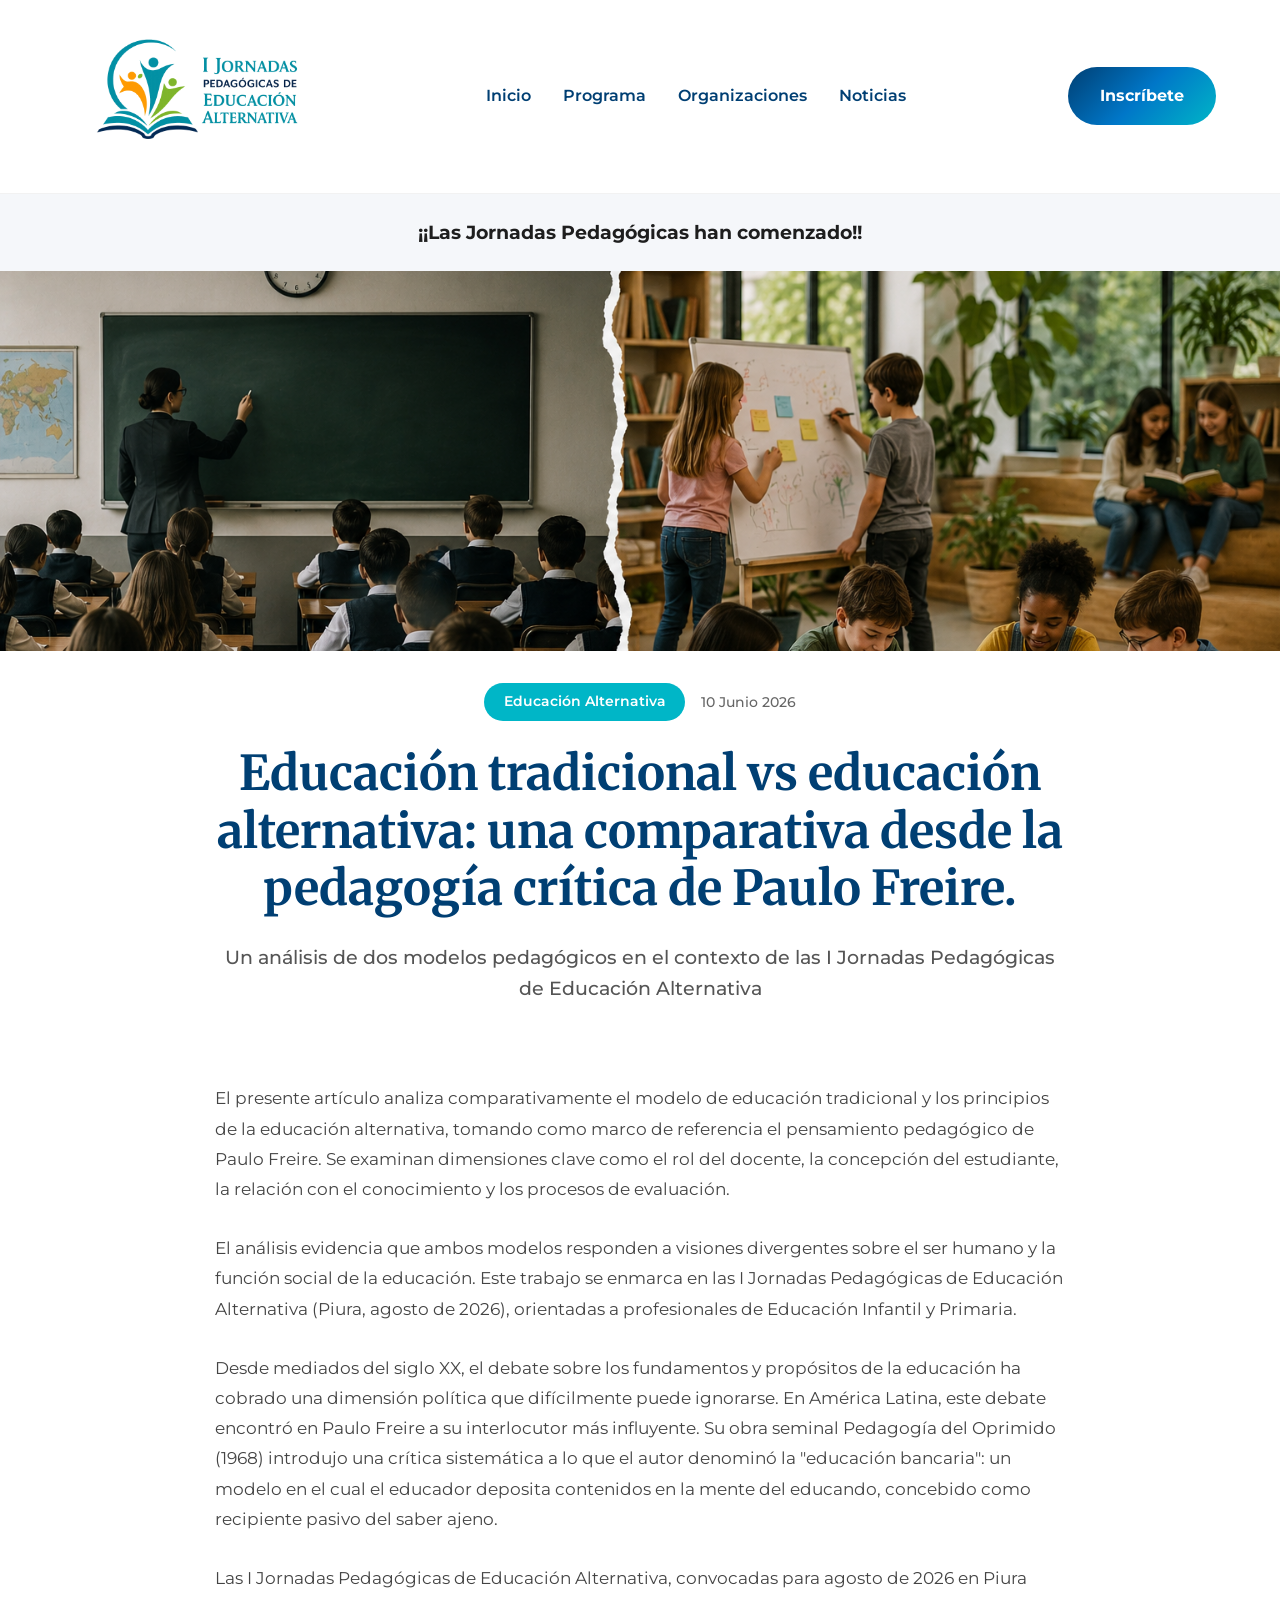
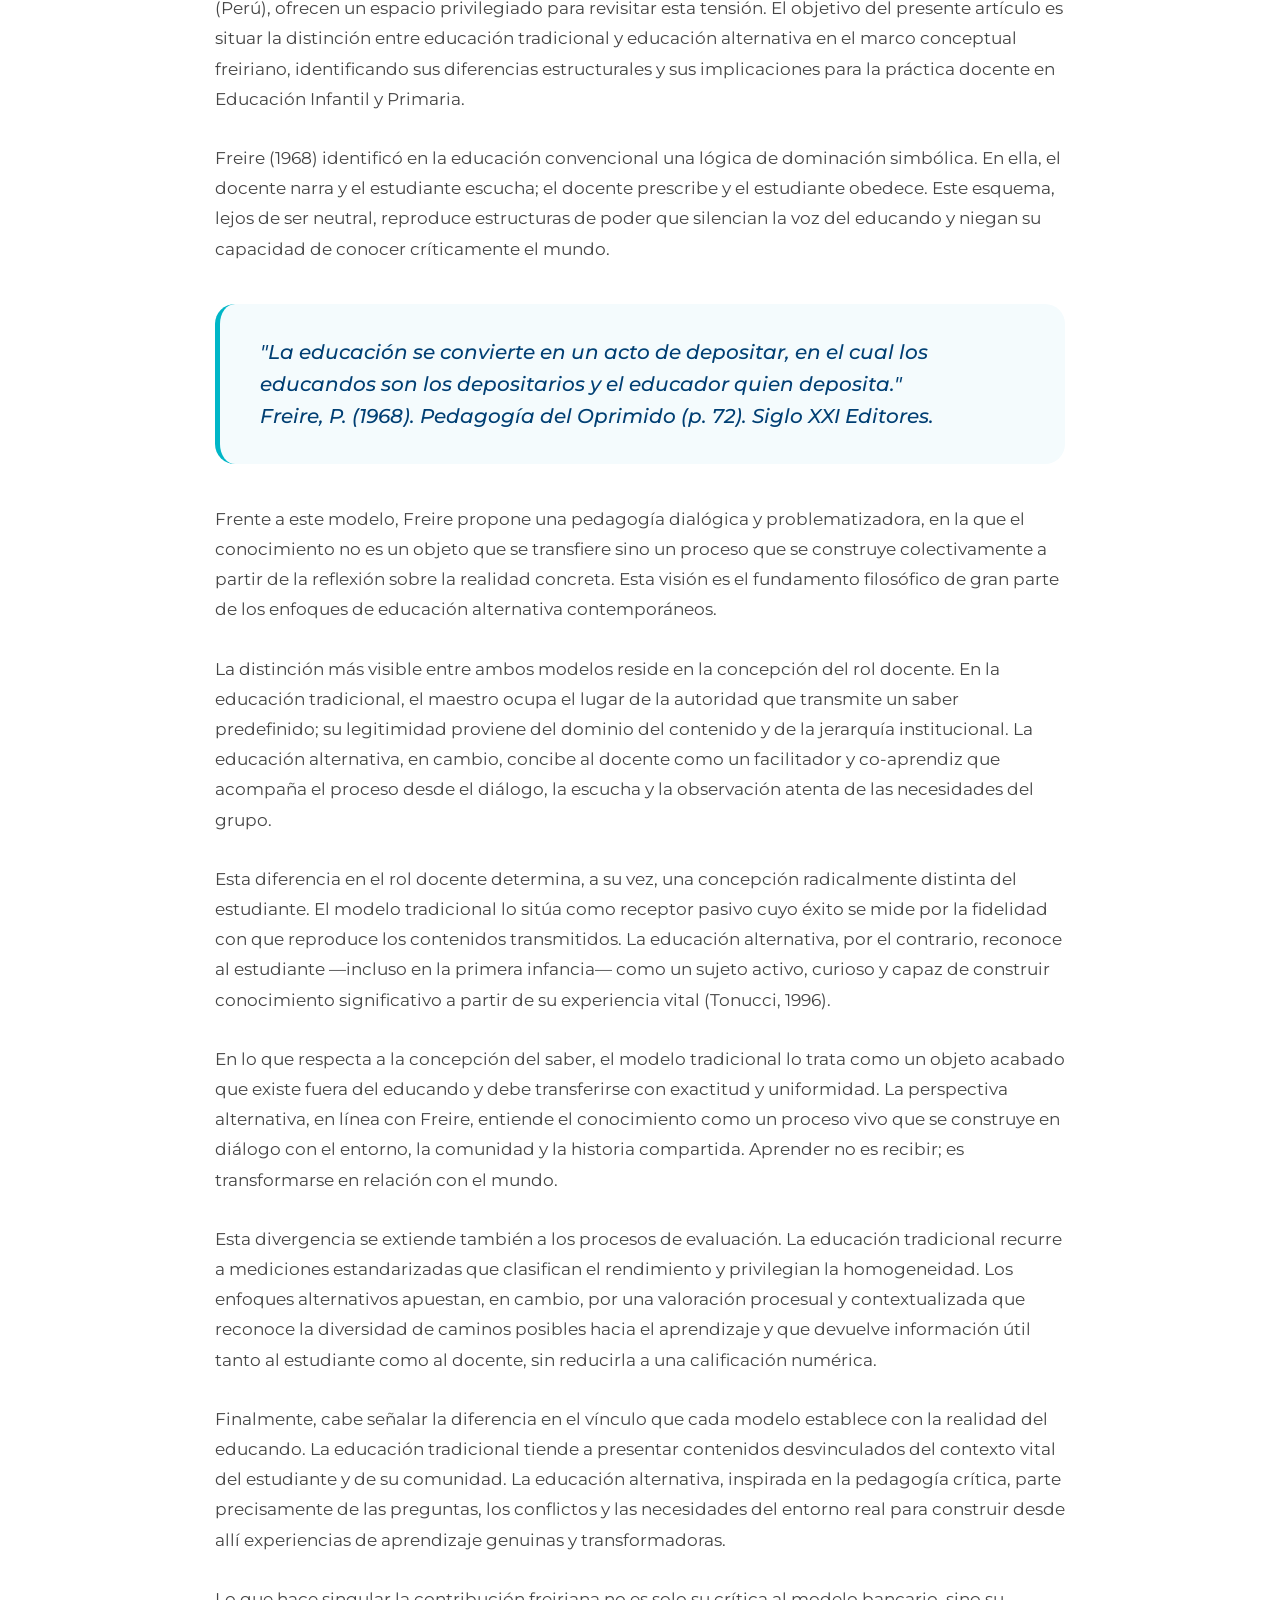
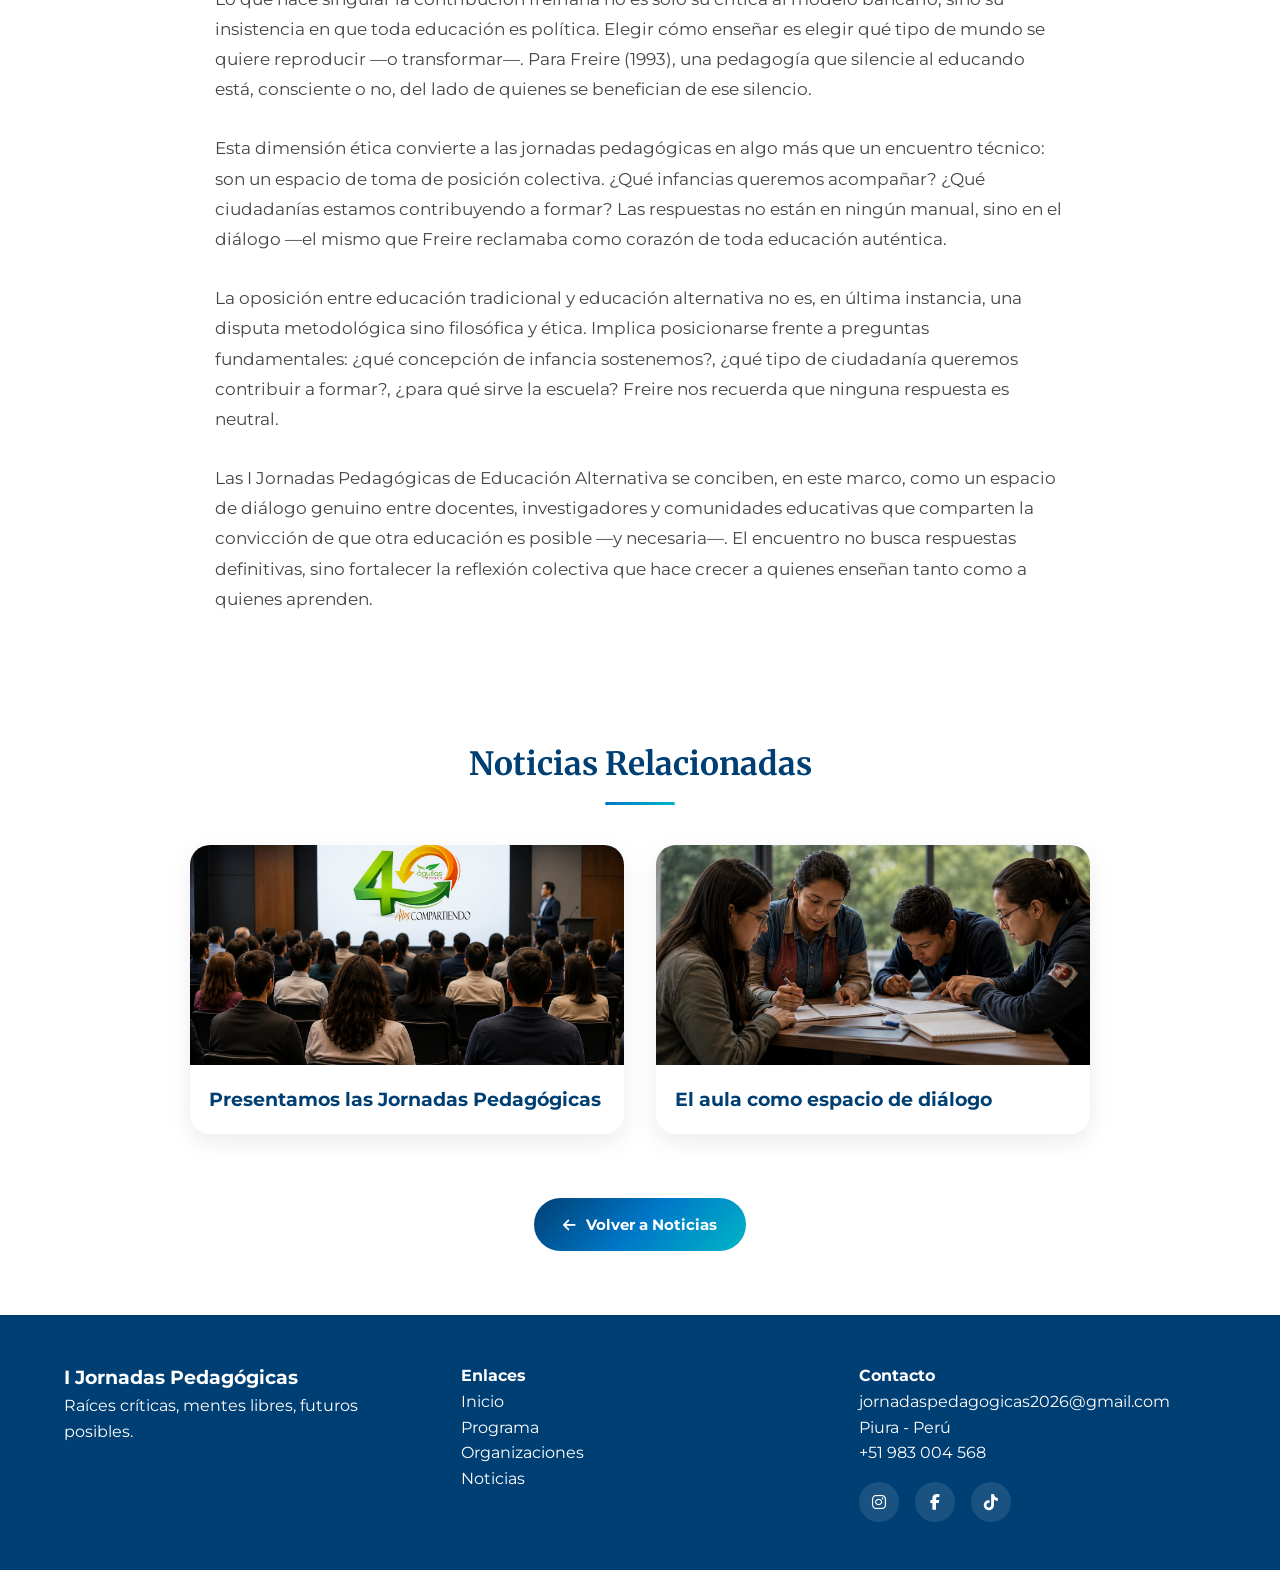
<file: noticias/noticias2.html>
<!DOCTYPE html>
<html lang="es">

<head>
    <meta charset="UTF-8">
    <meta name="viewport" content="width=device-width, initial-scale=1.0">
    <title>I Jornadas Pedagógicas</title>

    <link rel="preconnect" href="https://fonts.googleapis.com">
    <link rel="preconnect" href="https://fonts.gstatic.com" crossorigin>
    <link rel="shortcut icon" href="../img/logoicono.png">

    <link
        href="https://fonts.googleapis.com/css2?family=Merriweather:wght@300;400;700&family=Montserrat:wght@300;400;500;600;700&display=swap"
        rel="stylesheet">

    <link rel="stylesheet" href="https://cdnjs.cloudflare.com/ajax/libs/font-awesome/6.5.1/css/all.min.css">

    <link rel="stylesheet" href="../noticias/noticias.css">
</head>

<body>

    <header class="header">

        <div class="container nav-container">

            <a href="../#inicio" class="logo">

                <img src="../img/proyecto.png" alt="Logo Jornadas Pedagógicas">

            </a>

            <nav class="navbar">

                <ul class="nav-links">
                    <li><a href="../index.html#inicio">Inicio</a></li>
                    <li><a href="../index.html#programa">Programa</a></li>
                    <li><a href="../index.html#organizadores">Organizaciones</a></li>
                    <li><a href="../index.html#noticias">Noticias</a></li>
                </ul>

            </nav>

            <a href="https://wa.me/51983004568" target="_blank" class="btn-primary">
                Inscríbete
            </a>

            <button class="menu-toggle">
                ☰
            </button>

        </div>

    </header>

    <section class="countdown">
                <p>Faltan para las I Jornadas Pedagógicas</p>

                <div class="countdown-grid">
                    <div class="time-box">
                        <span id="days">65</span>
                        <small>Días</small>
                    </div>

                    <div class="time-box">
                        <span id="hours">12</span>
                        <small>Horas</small>
                    </div>

                    <div class="time-box">
                        <span id="minutes">42</span>
                        <small>Min</small>
                    </div>

                    <div class="time-box">
                        <span id="seconds">18</span>
                        <small>Seg</small>
                    </div>
                </div>
            </section>

    <main>

        <section class="news-banner">
            <img src="../img/noticia2.png" alt="Noticia Principal">
        </section>

        <div class="container">

            <div class="news-meta">

                <span class="news-category">
                    Educación Alternativa
                </span>

                <span class="news-date">
                    10 Junio 2026
                </span>

            </div>

            <h1 class="news-title">
                Educación tradicional vs educación alternativa: una comparativa desde 
                la pedagogía crítica de Paulo Freire.
            </h1>

            <p class="news-subtitle">
                Un análisis de dos modelos pedagógicos en el contexto de 
                las I Jornadas Pedagógicas de Educación Alternativa
            </p>

        </div>

        <section class="news-body">

            <div class="container news-container">

                <p>
                    El presente artículo analiza comparativamente el modelo de educación tradicional y 
                    los principios de la educación alternativa, tomando como marco de referencia el pensamiento 
                    pedagógico de Paulo Freire. Se examinan dimensiones clave como el rol del docente, 
                    la concepción del estudiante, la relación con el conocimiento y los procesos de evaluación. 
                </p>

                <p>
                    El análisis evidencia que ambos modelos responden a visiones divergentes sobre el ser humano 
                    y la función social de la educación. Este trabajo se enmarca en las I Jornadas Pedagógicas de 
                    Educación Alternativa (Piura, agosto de 2026), orientadas a profesionales de Educación Infantil 
                    y Primaria.
                </p>

                <p>
                    Desde mediados del siglo XX, el debate sobre los fundamentos y propósitos de la educación ha cobrado una 
                    dimensión política que difícilmente puede ignorarse. En América Latina, este debate encontró en Paulo Freire
                    a su interlocutor más influyente. Su obra seminal Pedagogía del Oprimido (1968) introdujo una crítica 
                    sistemática a lo que el autor denominó la "educación bancaria": un modelo en el cual el educador deposita 
                    contenidos en la mente del educando, concebido como recipiente pasivo del saber ajeno.
                </p>

                <p>
                   Las I Jornadas Pedagógicas de Educación Alternativa, convocadas para agosto de 2026 en Piura (Perú), ofrecen 
                    un espacio privilegiado para revisitar esta tensión. El objetivo del presente artículo es situar la distinción
                    entre educación tradicional y educación alternativa en el marco conceptual freiriano, identificando sus 
                    diferencias estructurales y sus implicaciones para la práctica docente en Educación Infantil y Primaria.
                </p>

                 <p>
                    Freire (1968) identificó en la educación convencional una lógica de dominación simbólica. En ella, el docente narra
                     y el estudiante escucha; el docente prescribe y el estudiante obedece. Este esquema, lejos de ser neutral, reproduce
                     estructuras de poder que silencian la voz del educando y niegan su capacidad de conocer críticamente el mundo.
                </p>

                 <blockquote class="featured-quote">

                   "La educación se convierte en un acto de depositar, en el cual los educandos son los depositarios y el educador quien deposita."<Br>Freire, P. (1968). Pedagogía del Oprimido (p. 72). Siglo XXI Editores.</Br>

                </blockquote>

                <p>
                   Frente a este modelo, Freire propone una pedagogía dialógica y problematizadora, en la que el conocimiento no es un 
                    objeto que se transfiere sino un proceso que se construye colectivamente a partir de la reflexión sobre la realidad 
                    concreta. Esta visión es el fundamento filosófico de gran parte de los enfoques de educación alternativa contemporáneos.
                </p>

                <p>
                    La distinción más visible entre ambos modelos reside en la concepción del rol docente. En la educación tradicional, 
                    el maestro ocupa el lugar de la autoridad que transmite un saber predefinido; su legitimidad proviene del dominio 
                    del contenido y de la jerarquía institucional. La educación alternativa, en cambio, concibe al docente como un 
                    facilitador y co-aprendiz que acompaña el proceso desde el diálogo, la escucha y la observación atenta de las necesidades 
                    del grupo.
                </p>

                <p>
                    Esta diferencia en el rol docente determina, a su vez, una concepción radicalmente distinta del estudiante. El modelo tradicional
                    lo sitúa como receptor pasivo cuyo éxito se mide por la fidelidad con que reproduce los contenidos transmitidos. La educación 
                    alternativa, por el contrario, reconoce al estudiante —incluso en la primera infancia— como un sujeto activo, curioso y capaz de 
                    construir conocimiento significativo a partir de su experiencia vital (Tonucci, 1996).
                </p>

                <p>
                    En lo que respecta a la concepción del saber, el modelo tradicional lo trata como un objeto acabado que existe fuera del educando 
                    y debe transferirse con exactitud y uniformidad. La perspectiva alternativa, en línea con Freire, entiende el conocimiento como un 
                    proceso vivo que se construye en diálogo con el entorno, la comunidad y la historia compartida. Aprender no es recibir; es transformarse 
                    en relación con el mundo.
                </p>

                <p>
                    Esta divergencia se extiende también a los procesos de evaluación. La educación tradicional recurre a mediciones estandarizadas que clasifican 
                    el rendimiento y privilegian la homogeneidad. Los enfoques alternativos apuestan, en cambio, por una valoración procesual y contextualizada 
                    que reconoce la diversidad de caminos posibles hacia el aprendizaje y que devuelve información útil tanto al estudiante como al docente, 
                    sin reducirla a una calificación numérica.
                </p>

                <p>
                    Finalmente, cabe señalar la diferencia en el vínculo que cada modelo establece con la realidad del educando. La educación tradicional tiende 
                    a presentar contenidos desvinculados del contexto vital del estudiante y de su comunidad. La educación alternativa, inspirada en la pedagogía 
                    crítica, parte precisamente de las preguntas, los conflictos y las necesidades del entorno real para construir desde allí experiencias de aprendizaje 
                    genuinas y transformadoras.
                </p>

                <p>
                    Lo que hace singular la contribución freiriana no es solo su crítica al modelo bancario, sino su insistencia en que toda educación es política. Elegir 
                    cómo enseñar es elegir qué tipo de mundo se quiere reproducir —o transformar—. Para Freire (1993), una pedagogía que silencie al educando está, consciente 
                    o no, del lado de quienes se benefician de ese silencio.
                </p>

                <p>
                    Esta dimensión ética convierte a las jornadas pedagógicas en algo más que un encuentro técnico: son un espacio de toma de posición colectiva. ¿Qué infancias 
                    queremos acompañar? ¿Qué ciudadanías estamos contribuyendo a formar? Las respuestas no están en ningún manual, sino en el diálogo —el mismo que Freire reclamaba 
                    como corazón de toda educación auténtica.
                </p>

                <p>
                    La oposición entre educación tradicional y educación alternativa no es, en última instancia, una disputa metodológica sino filosófica y ética. Implica posicionarse 
                    frente a preguntas fundamentales: ¿qué concepción de infancia sostenemos?, ¿qué tipo de ciudadanía queremos contribuir a formar?, ¿para qué sirve la escuela? 
                    Freire nos recuerda que ninguna respuesta es neutral.
                </p>

                <p>
                    Las I Jornadas Pedagógicas de Educación Alternativa se conciben, en este marco, como un espacio de diálogo genuino entre docentes, investigadores y comunidades 
                    educativas que comparten la convicción de que otra educación es posible —y necesaria—. El encuentro no busca respuestas definitivas, sino fortalecer la reflexión 
                    colectiva que hace crecer a quienes enseñan tanto como a quienes aprenden.
                </p>

            </div>

        </section>

        <section class="related-news">
            <div class="container">

                <h2>Noticias Relacionadas</h2>

                <div class="related-grid">
                    <a href="../noticias/noticias1.html" class="related-card">

                        <img src="../img/noticia1.jpeg" alt="">

                        <h3>
                            Presentamos las Jornadas Pedagógicas
                        </h3>

                    </a>

                    <a href="../noticias/noticias3.html" class="related-card">

                        <img src="../img/noticia3.jpeg" alt="">

                        <h3>
                            El aula como espacio de diálogo
                        </h3>

                    </a>

                </div>
            </div>

        </section>

        <div class="back-wrapper">

            <a href="../index.html#noticias" class="back-btn">

                <i class="fa-solid fa-arrow-left"></i>
                Volver a Noticias

            </a>

        </div>

    </main>

   <footer class="footer">

        <div class="container footer-grid">

            <article>

                <h3>I Jornadas Pedagógicas</h3>

                <p>
                    Raíces críticas, mentes libres, futuros posibles.
                </p>

            </article>

            <article>

                <h4>Enlaces</h4>

                <ul>
                    <li><a href="#inicio">Inicio</a></li>
                    <li><a href="#programa">Programa</a></li>
                    <li><a href="#organizadores">Organizaciones</a></li>
                    <li><a href="#noticias">Noticias</a></li>
                </ul>

            </article>

            <article>

                <h4>Contacto</h4>

                <p>jornadaspedagogicas2026@gmail.com </p>
                <p>Piura - Perú</p>
                <p>+51 983 004 568</p>

                <div class="social-icons">

                    <a href="https://www.instagram.com/jornada.pedagogica.2026?utm_source=qr&igsh=cW83dW9uMzU2NmRp"
                        target="_blank">
                        <i class="fa-brands fa-instagram"></i>
                    </a>

                    <a href="https://www.facebook.com/share/1CeDzwTdvg/" target="_blank">
                        <i class="fa-brands fa-facebook-f"></i>
                    </a>

                    <a href="https://www.tiktok.com/@educacin_alternativa_piu" target="_blank">
                        <i class="fa-brands fa-tiktok"></i>
                    </a>

                </div>

            </article>

        </div>

    </footer>

    <script src="../js/script.js"></script>

</body>

</html>
</file>
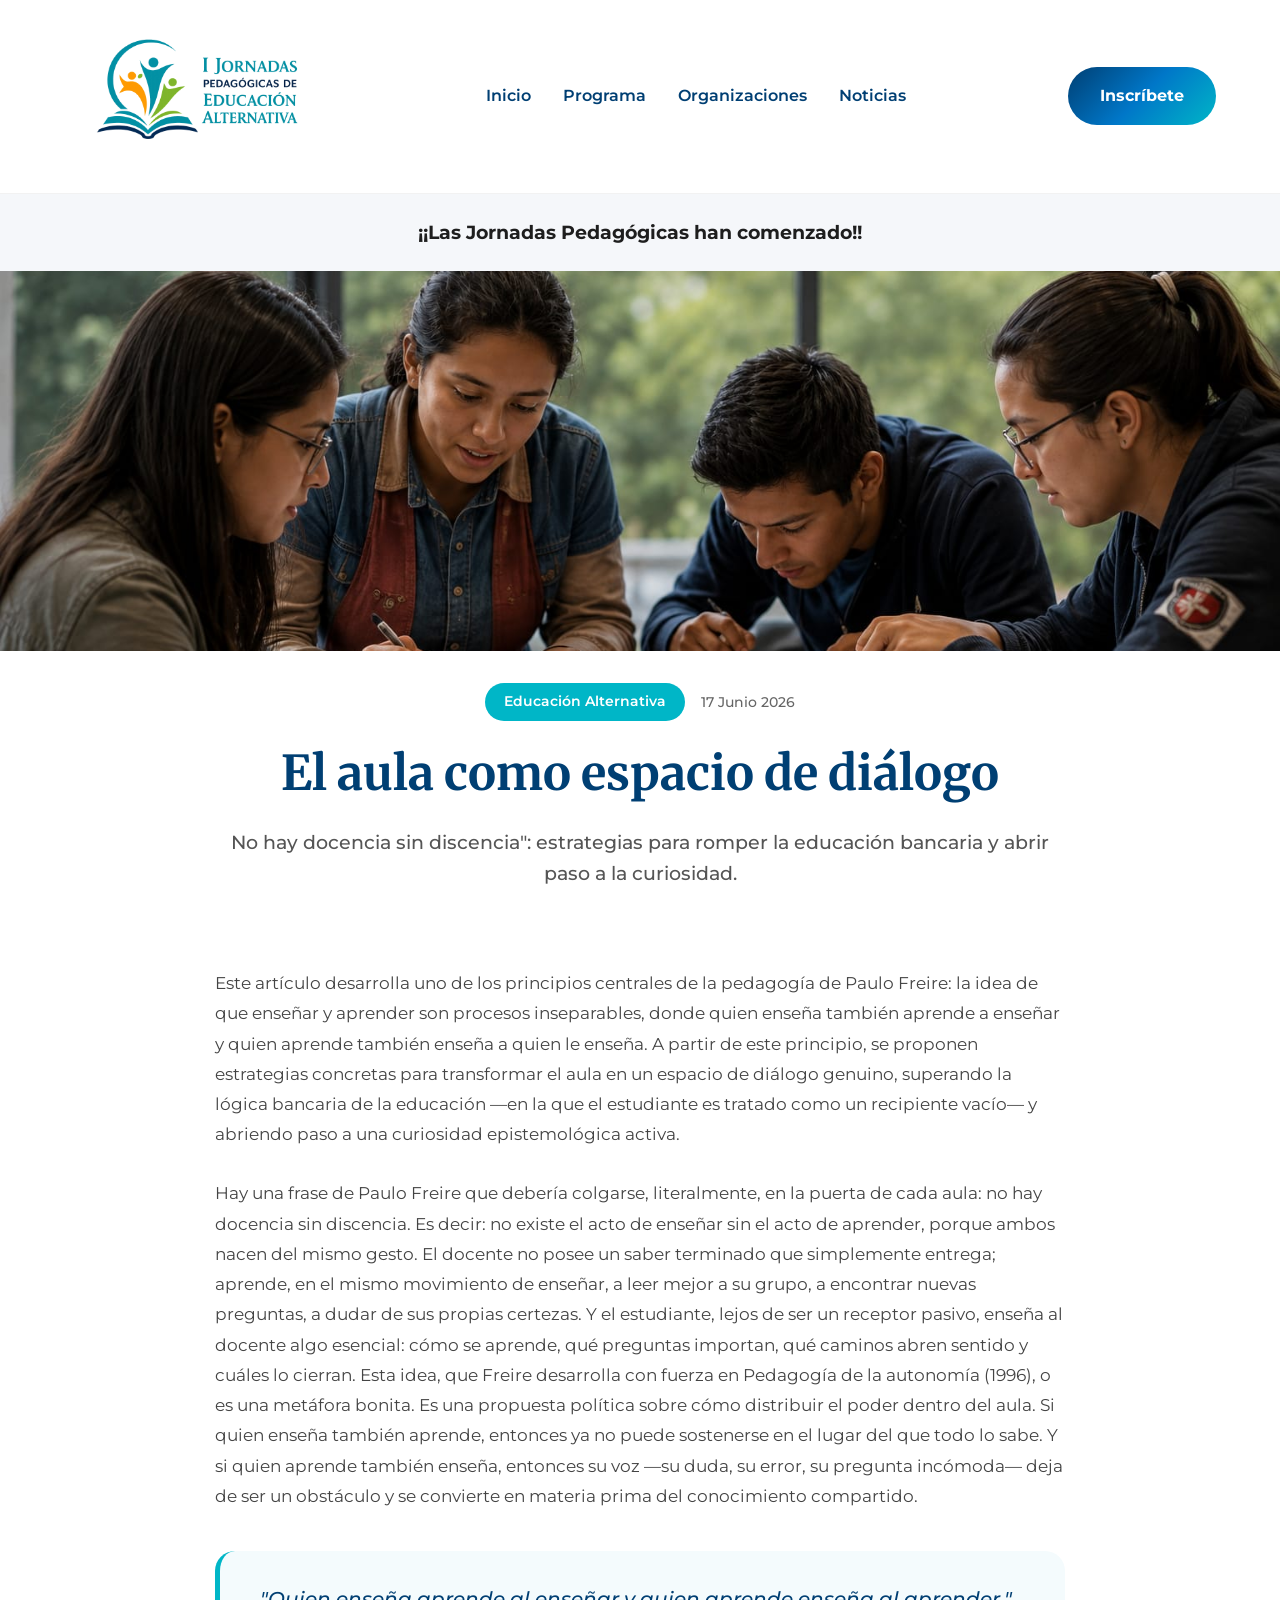
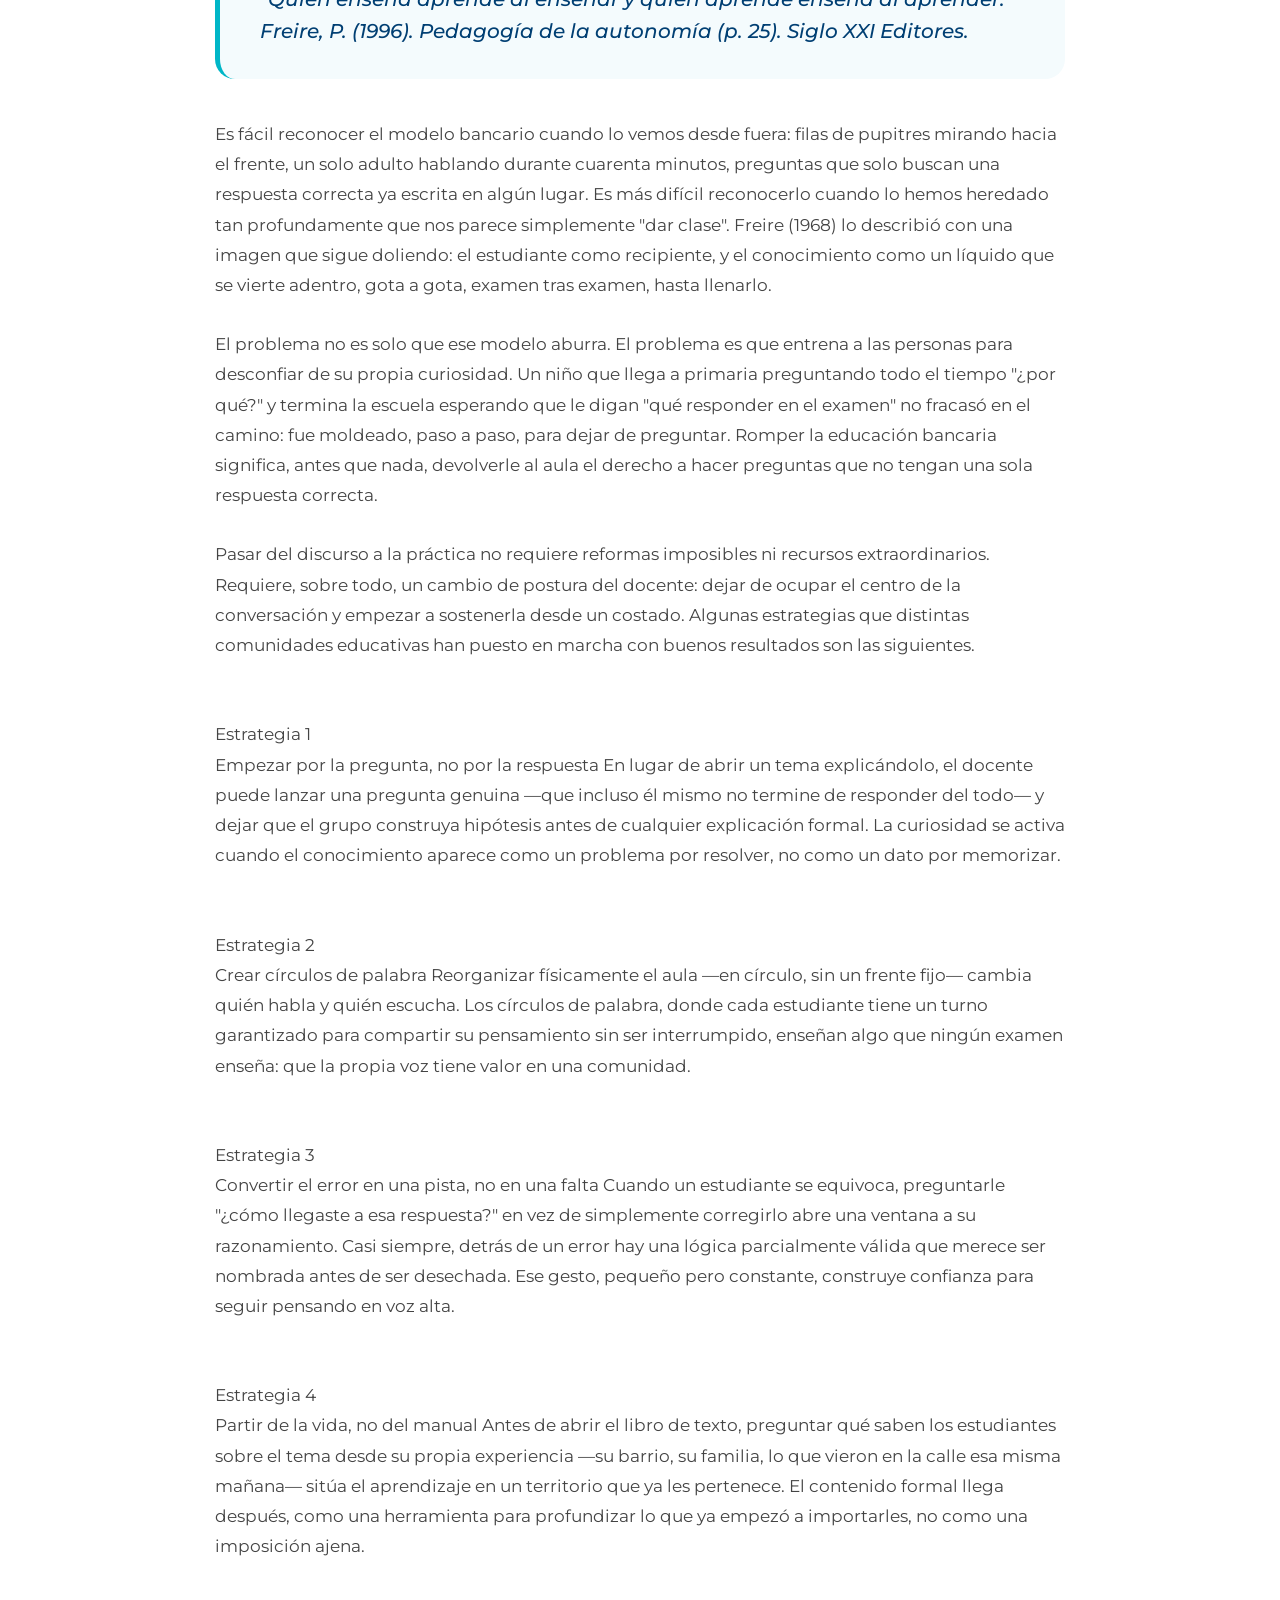
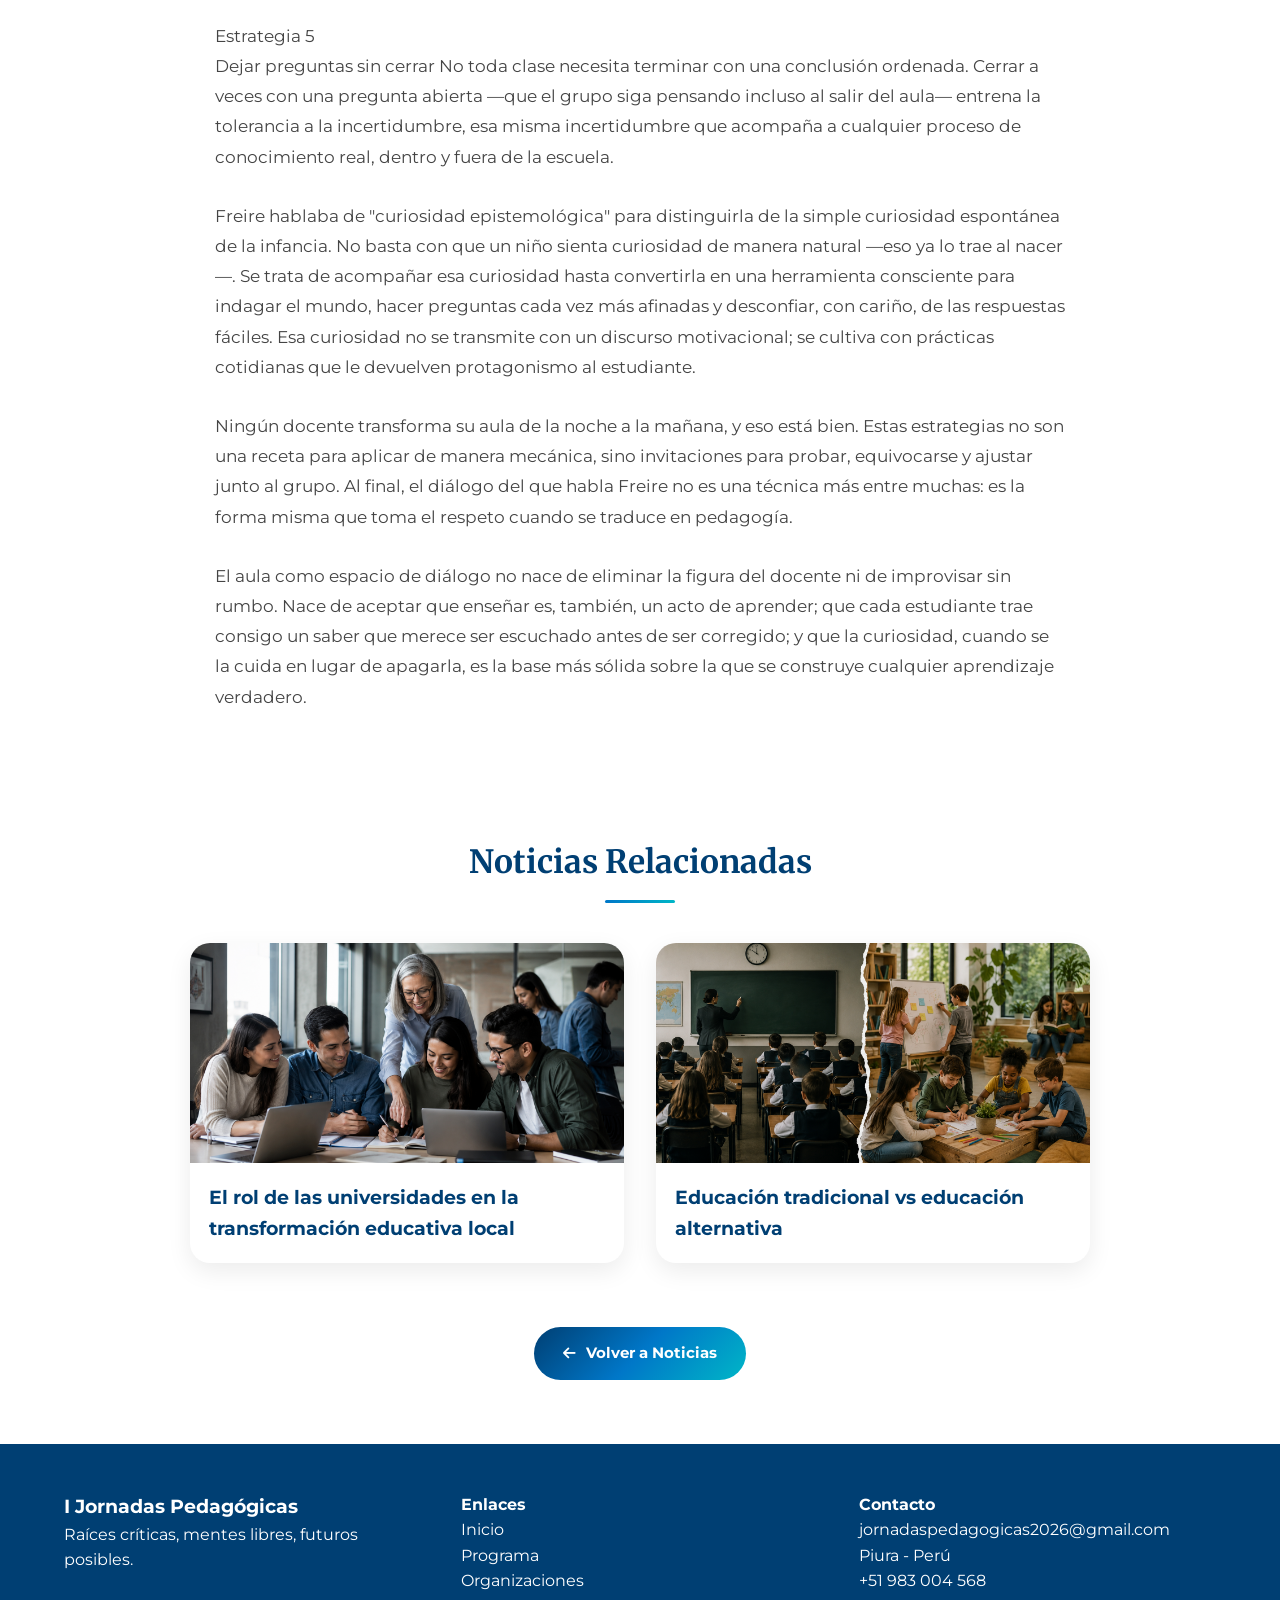
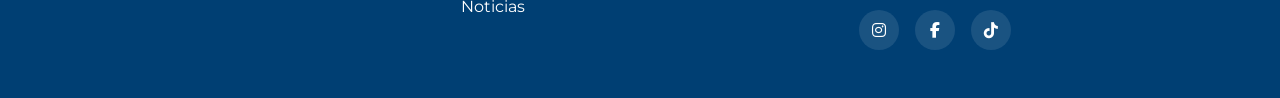
<file: noticias/noticias3.html>
<!DOCTYPE html>
<html lang="es">

<head>
    <meta charset="UTF-8">
    <meta name="viewport" content="width=device-width, initial-scale=1.0">
    <title>I Jornadas Pedagógicas</title>

    <link rel="preconnect" href="https://fonts.googleapis.com">
    <link rel="preconnect" href="https://fonts.gstatic.com" crossorigin>
    <link rel="shortcut icon" href="../img/logoicono.png">

    <link
        href="https://fonts.googleapis.com/css2?family=Merriweather:wght@300;400;700&family=Montserrat:wght@300;400;500;600;700&display=swap"
        rel="stylesheet">

    <link rel="stylesheet" href="https://cdnjs.cloudflare.com/ajax/libs/font-awesome/6.5.1/css/all.min.css">

    <link rel="stylesheet" href="../noticias/noticias.css">
</head>

<body>

    <header class="header">

        <div class="container nav-container">

            <a href="../#inicio" class="logo">

                <img src="../img/proyecto.png" alt="Logo Jornadas Pedagógicas">

            </a>

            <nav class="navbar">

                <ul class="nav-links">
                    <li><a href="../index.html#inicio">Inicio</a></li>
                    <li><a href="../index.html#programa">Programa</a></li>
                    <li><a href="../index.html#organizadores">Organizaciones</a></li>
                    <li><a href="../index.html#noticias">Noticias</a></li>
                </ul>

            </nav>

            <a href="https://wa.me/51983004568" target="_blank" class="btn-primary">
                Inscríbete
            </a>

            <button class="menu-toggle">
                ☰
            </button>

        </div>

    </header>

    <section class="countdown">
                <p>Faltan para las I Jornadas Pedagógicas</p>

                <div class="countdown-grid">
                    <div class="time-box">
                        <span id="days">65</span>
                        <small>Días</small>
                    </div>

                    <div class="time-box">
                        <span id="hours">12</span>
                        <small>Horas</small>
                    </div>

                    <div class="time-box">
                        <span id="minutes">42</span>
                        <small>Min</small>
                    </div>

                    <div class="time-box">
                        <span id="seconds">18</span>
                        <small>Seg</small>
                    </div>
                </div>
            </section>

    <main>

        <section class="news-banner">
            <img src="../img/noticia3.jpeg" alt="Noticia Principal">
        </section>

        <div class="container">

            <div class="news-meta">

                <span class="news-category">
                    Educación Alternativa
                </span>

                <span class="news-date">
                    17 Junio 2026
                </span>

            </div>

            <h1 class="news-title">
                El aula como espacio de diálogo
            </h1>

            <p class="news-subtitle">
                No hay docencia sin discencia": estrategias para romper la educación bancaria 
                y abrir paso a la curiosidad.
            </p>

        </div>

        <section class="news-body">

            <div class="container news-container">

                <p>
                    Este artículo desarrolla uno de los principios centrales de la pedagogía 
                    de Paulo Freire: la idea de que enseñar y aprender son procesos inseparables, 
                    donde quien enseña también aprende a enseñar y quien aprende también enseña 
                    a quien le enseña. A partir de este principio, se proponen estrategias concretas 
                    para transformar el aula en un espacio de diálogo genuino, superando la lógica 
                    bancaria de la educación —en la que el estudiante es tratado como un recipiente 
                    vacío— y abriendo paso a una curiosidad epistemológica activa.
                </p>

                <p>
                   Hay una frase de Paulo Freire que debería colgarse, literalmente, en la puerta de cada 
                   aula: no hay docencia sin discencia. Es decir: no existe el acto de enseñar sin el acto 
                    de aprender, porque ambos nacen del mismo gesto. El docente no posee un saber terminado 
                    que simplemente entrega; aprende, en el mismo movimiento de enseñar, a leer mejor a su 
                    grupo, a encontrar nuevas preguntas, a dudar de sus propias certezas. Y el estudiante, 
                    lejos de ser un receptor pasivo, enseña al docente algo esencial: cómo se aprende, 
                    qué preguntas importan, qué caminos abren sentido y cuáles lo cierran. 
                    Esta idea, que Freire desarrolla con fuerza en Pedagogía de la autonomía (1996), 
                    o es una metáfora bonita. Es una propuesta política sobre cómo distribuir el poder dentro 
                    del aula. Si quien enseña también aprende, entonces ya no puede sostenerse en el lugar 
                    del que todo lo sabe. Y si quien aprende también enseña, entonces su voz —su duda, 
                    su error, su pregunta incómoda— deja de ser un obstáculo y se convierte en materia 
                    prima del conocimiento compartido.
                </p>

                <blockquote class="featured-quote">

                    "Quien enseña aprende al enseñar y quien aprende enseña al aprender."

Freire, P. (1996). Pedagogía de la autonomía (p. 25). Siglo XXI Editores.

                </blockquote>

                <p>
                   Es fácil reconocer el modelo bancario cuando lo vemos desde fuera: filas de pupitres 
                    mirando hacia el frente, un solo adulto hablando durante cuarenta minutos, preguntas 
                    que solo buscan una respuesta correcta ya escrita en algún lugar. Es más difícil 
                    reconocerlo cuando lo hemos heredado tan profundamente que nos parece simplemente 
                    "dar clase". Freire (1968) lo describió con una imagen que sigue doliendo: el estudiante 
                    como recipiente, y el conocimiento como un líquido que se vierte adentro, gota a gota, 
                    examen tras examen, hasta llenarlo.
                </p>

                <p>
                    El problema no es solo que ese modelo aburra. El problema es que entrena a las personas
                    para desconfiar de su propia curiosidad. Un niño que llega a primaria preguntando todo 
                    el tiempo "¿por qué?" y termina la escuela esperando que le digan "qué responder 
                    en el examen" no fracasó en el camino: fue moldeado, paso a paso, para dejar de preguntar. 
                    Romper la educación bancaria significa, antes que nada, devolverle al aula el derecho 
                    a hacer preguntas que no tengan una sola respuesta correcta.
                </p>

                 <p>
                   Pasar del discurso a la práctica no requiere reformas imposibles ni recursos extraordinarios. Requiere, 
                     sobre todo, un cambio de postura del docente: dejar de ocupar el centro de la conversación
                     y empezar a sostenerla desde un costado. Algunas estrategias que distintas comunidades educativas
                     han puesto en marcha con buenos resultados son las siguientes.
                </p>

                <p>
                    <br>Estrategia 1</br>
                    Empezar por la pregunta, no por la respuesta
                    En lugar de abrir un tema explicándolo, el docente puede lanzar una pregunta genuina —que incluso él mismo no 
                    termine de responder del todo— y dejar que el grupo construya hipótesis antes de cualquier explicación formal. 
                    La curiosidad se activa cuando el conocimiento aparece como un problema por resolver, no como un dato por memorizar.
                </p>

                <p>
                   <br>Estrategia 2</br>
                    Crear círculos de palabra
                    Reorganizar físicamente el aula —en círculo, sin un frente fijo— cambia quién habla y quién escucha. Los círculos 
                    de palabra, donde cada estudiante tiene un turno garantizado para compartir su pensamiento sin ser interrumpido,
                    enseñan algo que ningún examen enseña: que la propia voz tiene valor en una comunidad.
                </p>

                <p>
                   <br>Estrategia 3</br>
                    Convertir el error en una pista, no en una falta
                    Cuando un estudiante se equivoca, preguntarle "¿cómo llegaste a esa respuesta?" en vez de simplemente corregirlo 
                    abre una ventana a su razonamiento. Casi siempre, detrás de un error hay una lógica parcialmente válida que merece 
                    ser nombrada antes de ser desechada. Ese gesto, pequeño pero constante, construye confianza para seguir pensando 
                    en voz alta.
                </p>

                <p>
                    <br>Estrategia 4</br>
                    Partir de la vida, no del manual
                    Antes de abrir el libro de texto, preguntar qué saben los estudiantes sobre el tema desde su propia experiencia 
                    —su barrio, su familia, lo que vieron en la calle esa misma mañana— sitúa el aprendizaje en un territorio 
                    que ya les pertenece. El contenido formal llega después, como una herramienta para profundizar lo que ya empezó
                    a importarles, no como una imposición ajena.
                </p>

                <p>
                    <br>Estrategia 5</br>
                    Dejar preguntas sin cerrar
                    No toda clase necesita terminar con una conclusión ordenada. Cerrar a veces con una pregunta abierta —que el grupo 
                    siga pensando incluso al salir del aula— entrena la tolerancia a la incertidumbre, esa misma incertidumbre que acompaña
                    a cualquier proceso de conocimiento real, dentro y fuera de la escuela.
                </p>
                <p>
                    Freire hablaba de "curiosidad epistemológica" para distinguirla de la simple curiosidad espontánea de la infancia. No basta
                    con que un niño sienta curiosidad de manera natural —eso ya lo trae al nacer—. Se trata de acompañar esa curiosidad hasta 
                    convertirla en una herramienta consciente para indagar el mundo, hacer preguntas cada vez más afinadas y desconfiar, 
                    con cariño, de las respuestas fáciles. Esa curiosidad no se transmite con un discurso motivacional; se cultiva con prácticas 
                    cotidianas que le devuelven protagonismo al estudiante.
                </p>
                
                <p>
                    Ningún docente transforma su aula de la noche a la mañana, y eso está bien. Estas estrategias no son una receta para aplicar
                    de manera mecánica, sino invitaciones para probar, equivocarse y ajustar junto al grupo. Al final, el diálogo del que habla Freire
                    no es una técnica más entre muchas: es la forma misma que toma el respeto cuando se traduce en pedagogía.
                </p>

                <p>
                    El aula como espacio de diálogo no nace de eliminar la figura del docente ni de improvisar sin rumbo. Nace de aceptar que enseñar es, 
                    también, un acto de aprender; que cada estudiante trae consigo un saber que merece ser escuchado antes de ser corregido;
                    y que la curiosidad, cuando se la cuida en lugar de apagarla, es la base más sólida sobre la que se construye cualquier aprendizaje
                    verdadero.
                </p>

            </div>

        </section>

        <section class="related-news">
            <div class="container">

                <h2>Noticias Relacionadas</h2>

                <div class="related-grid">
                    <a href="../noticias/noticias4.html" class="related-card">

                        <img src="../img/noticia4.png" alt="">

                        <h3>
                           El rol de las universidades en la transformación educativa local
                        </h3>

                    </a>

                    <a href="../noticias/noticias2.html" class="related-card">

                        <img src="../img/noticia2.png" alt="">

                        <h3>
                            Educación tradicional vs educación alternativa
                        </h3>

                    </a>

                </div>
            </div>

        </section>

        <div class="back-wrapper">

            <a href="../index.html#noticias" class="back-btn">

                <i class="fa-solid fa-arrow-left"></i>
                Volver a Noticias

            </a>

        </div>

    </main>

   <footer class="footer">

        <div class="container footer-grid">

            <article>

                <h3>I Jornadas Pedagógicas</h3>

                <p>
                    Raíces críticas, mentes libres, futuros posibles.
                </p>

            </article>

            <article>

                <h4>Enlaces</h4>

                <ul>
                    <li><a href="#inicio">Inicio</a></li>
                    <li><a href="#programa">Programa</a></li>
                    <li><a href="#organizadores">Organizaciones</a></li>
                    <li><a href="#noticias">Noticias</a></li>
                </ul>

            </article>

            <article>

                <h4>Contacto</h4>

                <p>jornadaspedagogicas2026@gmail.com </p>
                <p>Piura - Perú</p>
                <p>+51 983 004 568</p>

                <div class="social-icons">

                    <a href="https://www.instagram.com/jornada.pedagogica.2026?utm_source=qr&igsh=cW83dW9uMzU2NmRp"
                        target="_blank">
                        <i class="fa-brands fa-instagram"></i>
                    </a>

                    <a href="https://www.facebook.com/share/1CeDzwTdvg/" target="_blank">
                        <i class="fa-brands fa-facebook-f"></i>
                    </a>

                    <a href="https://www.tiktok.com/@educacin_alternativa_piu" target="_blank">
                        <i class="fa-brands fa-tiktok"></i>
                    </a>

                </div>

            </article>

        </div>

    </footer>

    <script src="../js/script.js"></script>

</body>

</html>
</file>
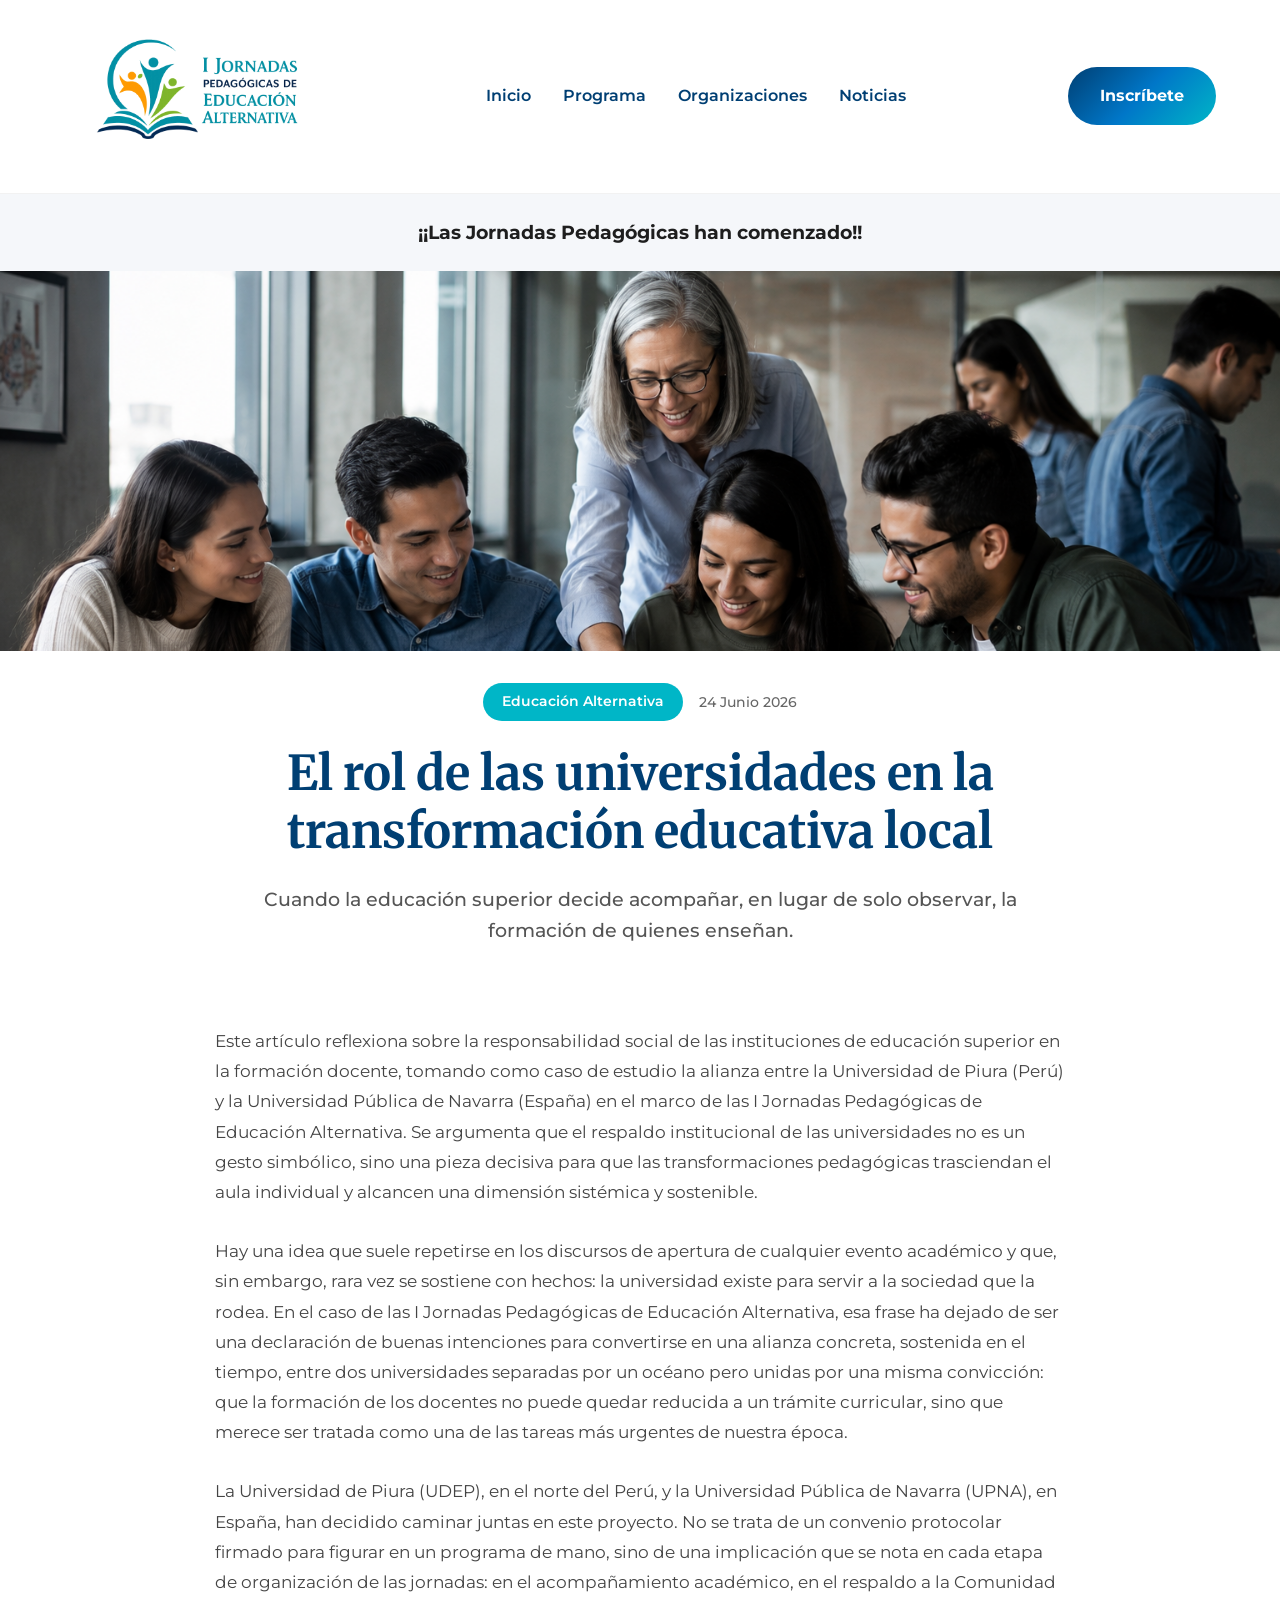
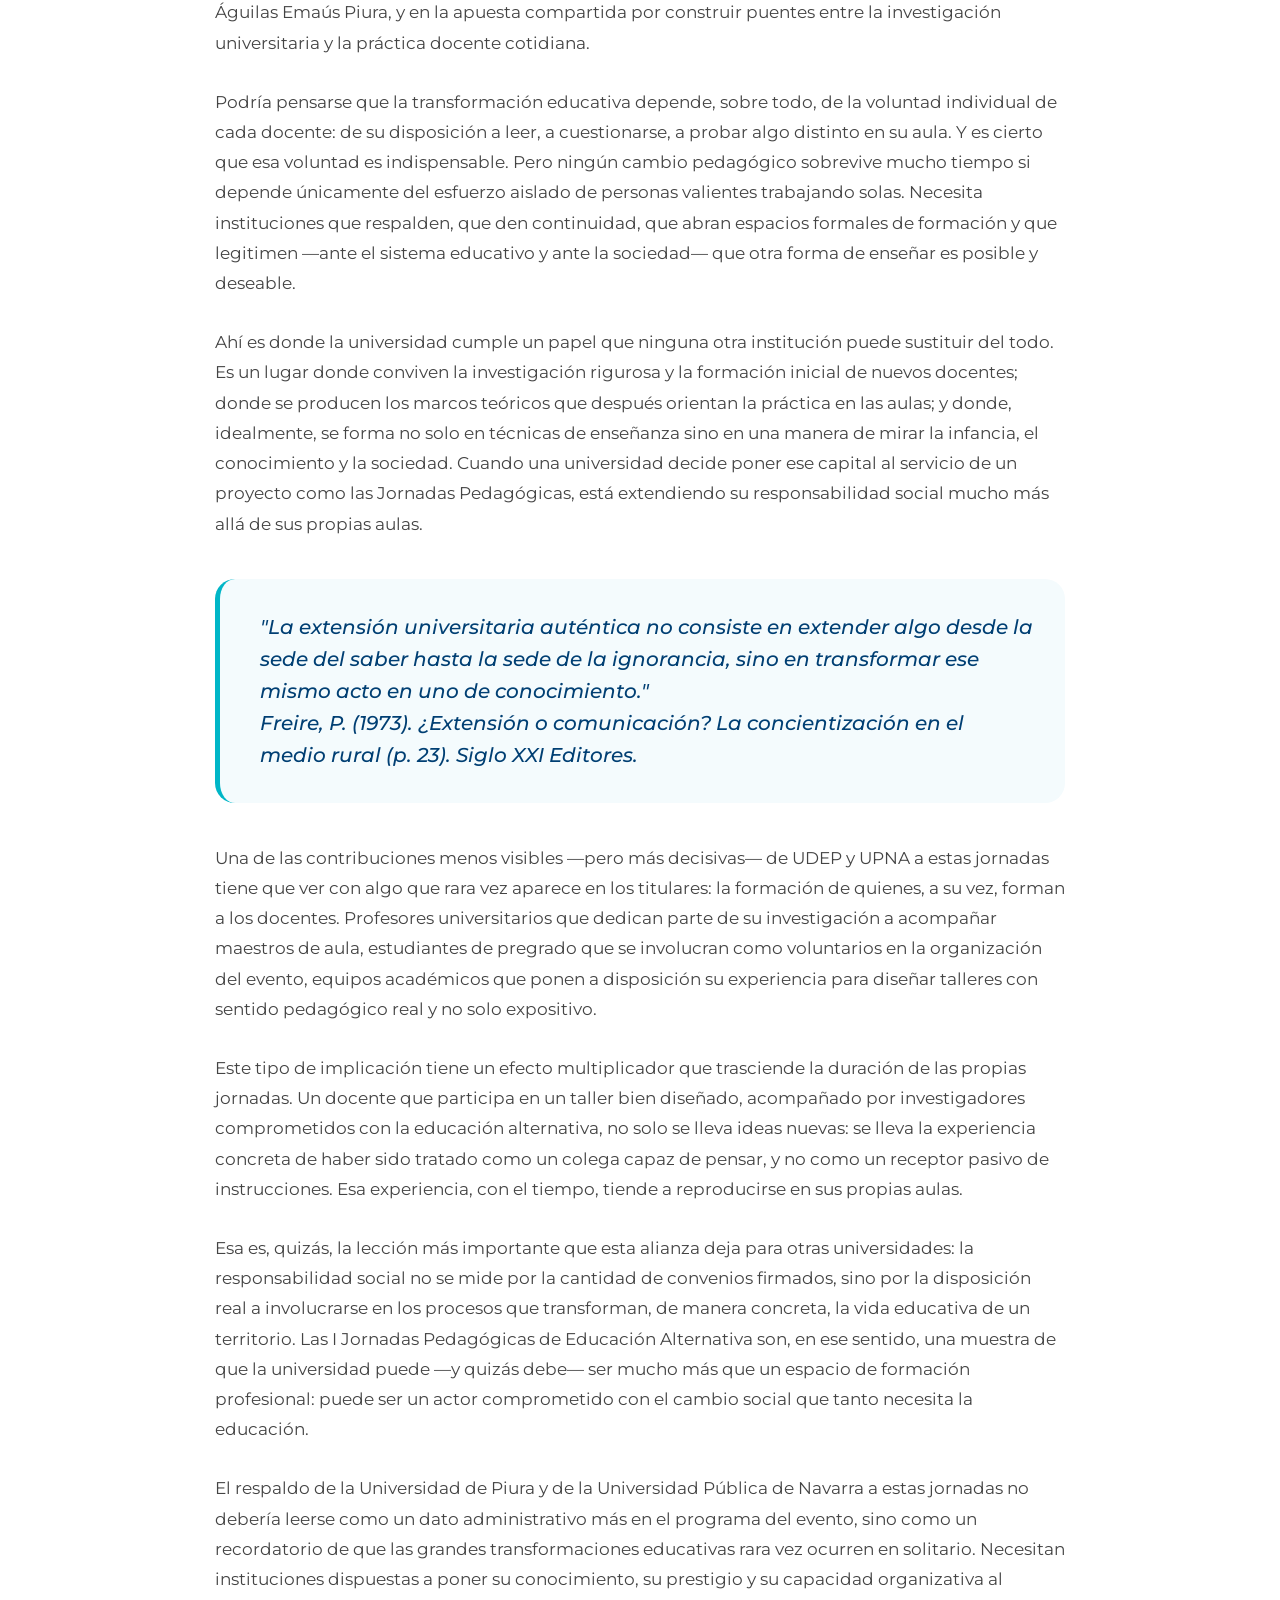
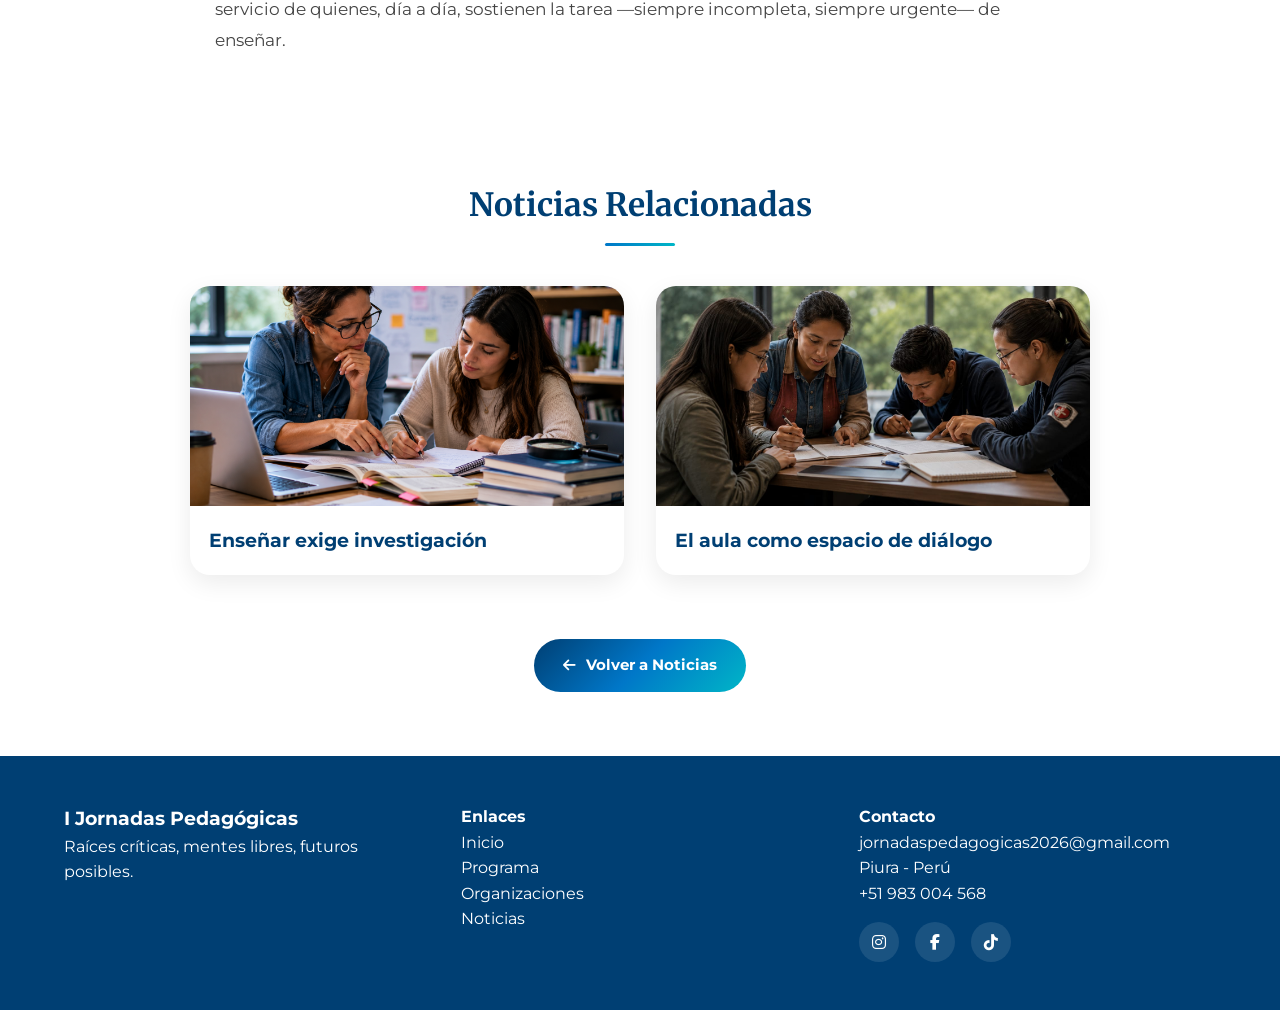
<file: noticias/noticias4.html>
<!DOCTYPE html>
<html lang="es">

<head>
    <meta charset="UTF-8">
    <meta name="viewport" content="width=device-width, initial-scale=1.0">
    <title>I Jornadas Pedagógicas</title>

    <link rel="preconnect" href="https://fonts.googleapis.com">
    <link rel="preconnect" href="https://fonts.gstatic.com" crossorigin>
    <link rel="shortcut icon" href="../img/logoicono.png">

    <link
        href="https://fonts.googleapis.com/css2?family=Merriweather:wght@300;400;700&family=Montserrat:wght@300;400;500;600;700&display=swap"
        rel="stylesheet">

    <link rel="stylesheet" href="https://cdnjs.cloudflare.com/ajax/libs/font-awesome/6.5.1/css/all.min.css">

    <link rel="stylesheet" href="../noticias/noticias.css">
</head>

<body>

    <header class="header">

        <div class="container nav-container">

            <a href="../#inicio" class="logo">

                <img src="../img/proyecto.png" alt="Logo Jornadas Pedagógicas">

            </a>

            <nav class="navbar">

                <ul class="nav-links">
                    <li><a href="../index.html#inicio">Inicio</a></li>
                    <li><a href="../index.html#programa">Programa</a></li>
                    <li><a href="../index.html#organizadores">Organizaciones</a></li>
                    <li><a href="../index.html#noticias">Noticias</a></li>
                </ul>

            </nav>

            <a href="https://wa.me/51983004568" target="_blank" class="btn-primary">
                Inscríbete
            </a>

            <button class="menu-toggle">
                ☰
            </button>

        </div>

    </header>

    <section class="countdown">
                <p>Faltan para las I Jornadas Pedagógicas</p>

                <div class="countdown-grid">
                    <div class="time-box">
                        <span id="days">65</span>
                        <small>Días</small>
                    </div>

                    <div class="time-box">
                        <span id="hours">12</span>
                        <small>Horas</small>
                    </div>

                    <div class="time-box">
                        <span id="minutes">42</span>
                        <small>Min</small>
                    </div>

                    <div class="time-box">
                        <span id="seconds">18</span>
                        <small>Seg</small>
                    </div>
                </div>
            </section>

    <main>

        <section class="news-banner">
            <img src="../img/noticia4.png" alt="Noticia Principal">
        </section>

        <div class="container">

            <div class="news-meta">

                <span class="news-category">
                    Educación Alternativa
                </span>

                <span class="news-date">
                    24 Junio 2026
                </span>

            </div>

            <h1 class="news-title">
                El rol de las universidades en la transformación educativa local
            </h1>

            <p class="news-subtitle">
                Cuando la educación superior decide acompañar, en lugar de solo observar, la formación de quienes enseñan.
            </p>

        </div>

        <section class="news-body">

            <div class="container news-container">

                <p>
                    Este artículo reflexiona sobre la responsabilidad social de las instituciones 
                    de educación superior en la formación docente, tomando como caso de estudio la alianza
                    entre la Universidad de Piura (Perú) y la Universidad Pública de Navarra (España) 
                    en el marco de las I Jornadas Pedagógicas de Educación Alternativa. Se argumenta 
                    que el respaldo institucional de las universidades no es un gesto simbólico, sino 
                    una pieza decisiva para que las transformaciones pedagógicas trasciendan el aula 
                    individual y alcancen una dimensión sistémica y sostenible.
                </p>

                <p>
                   Hay una idea que suele repetirse en los discursos de apertura de cualquier evento 
                    académico y que, sin embargo, rara vez se sostiene con hechos: la universidad existe 
                    para servir a la sociedad que la rodea. En el caso de las I Jornadas Pedagógicas 
                    de Educación Alternativa, esa frase ha dejado de ser una declaración de buenas intenciones 
                    para convertirse en una alianza concreta, sostenida en el tiempo, entre dos universidades 
                    separadas por un océano pero unidas por una misma convicción: que la formación de los docentes
                    no puede quedar reducida a un trámite curricular, sino que merece ser tratada como una de las tareas 
                    más urgentes de nuestra época.
                </p>

                <p>
                    La Universidad de Piura (UDEP), en el norte del Perú, y la Universidad Pública de Navarra (UPNA), 
                    en España, han decidido caminar juntas en este proyecto. No se trata de un convenio protocolar firmado
                    para figurar en un programa de mano, sino de una implicación que se nota en cada etapa de organización 
                    de las jornadas: en el acompañamiento académico, en el respaldo a la Comunidad Águilas Emaús Piura, 
                    y en la apuesta compartida por construir puentes entre la investigación universitaria y la práctica docente
                    cotidiana.
                </p>

                <p>
                    Podría pensarse que la transformación educativa depende, sobre todo, de la voluntad individual de cada 
                    docente: de su disposición a leer, a cuestionarse, a probar algo distinto en su aula. Y es cierto que esa voluntad
                    es indispensable. Pero ningún cambio pedagógico sobrevive mucho tiempo si depende únicamente del esfuerzo aislado 
                    de personas valientes trabajando solas. Necesita instituciones que respalden, que den continuidad, que abran espacios 
                    formales de formación y que legitimen —ante el sistema educativo y ante la sociedad— que otra forma de enseñar es posible
                    y deseable.
                </p>

                <p>
                    Ahí es donde la universidad cumple un papel que ninguna otra institución puede sustituir del todo. Es un lugar donde 
                    conviven la investigación rigurosa y la formación inicial de nuevos docentes; donde se producen los marcos teóricos 
                    que después orientan la práctica en las aulas; y donde, idealmente, se forma no solo en técnicas de enseñanza sino 
                    en una manera de mirar la infancia, el conocimiento y la sociedad. Cuando una universidad decide poner ese capital 
                    al servicio de un proyecto como las Jornadas Pedagógicas, está extendiendo su responsabilidad social mucho más allá 
                    de sus propias aulas.
                </p>

                <blockquote class="featured-quote">

                   "La extensión universitaria auténtica no consiste en extender algo desde la sede del saber hasta la sede de la ignorancia, 
                    sino en transformar ese mismo acto en uno de conocimiento."
                    <br>Freire, P. (1973). ¿Extensión o comunicación? La concientización en el medio rural (p. 23). Siglo XXI Editores.</br>

                </blockquote>

                <p>
                    Una de las contribuciones menos visibles —pero más decisivas— de UDEP y UPNA a estas jornadas tiene que ver con algo que rara 
                    vez aparece en los titulares: la formación de quienes, a su vez, forman a los docentes. Profesores universitarios que dedican 
                    parte de su investigación a acompañar maestros de aula, estudiantes de pregrado que se involucran como voluntarios en la organización 
                    del evento, equipos académicos que ponen a disposición su experiencia para diseñar talleres con sentido pedagógico real 
                    y no solo expositivo.
                </p>

                <p>
                    Este tipo de implicación tiene un efecto multiplicador que trasciende la duración de las propias jornadas. Un docente que participa 
                    en un taller bien diseñado, acompañado por investigadores comprometidos con la educación alternativa, no solo se lleva ideas nuevas: 
                    se lleva la experiencia concreta de haber sido tratado como un colega capaz de pensar, y no como un receptor pasivo de instrucciones. 
                    Esa experiencia, con el tiempo, tiende a reproducirse en sus propias aulas.
                </p>

                <p>
                   Esa es, quizás, la lección más importante que esta alianza deja para otras universidades: la responsabilidad social no se mide por la cantidad 
                    de convenios firmados, sino por la disposición real a involucrarse en los procesos que transforman, de manera concreta, la vida educativa 
                    de un territorio. Las I Jornadas Pedagógicas de Educación Alternativa son, en ese sentido, una muestra de que la universidad puede —y quizás debe— 
                    ser mucho más que un espacio de formación profesional: puede ser un actor comprometido con el cambio social que tanto necesita la educación.
                </p>

                <p>
                    El respaldo de la Universidad de Piura y de la Universidad Pública de Navarra a estas jornadas no debería leerse como un dato administrativo 
                    más en el programa del evento, sino como un recordatorio de que las grandes transformaciones educativas rara vez ocurren en solitario. Necesitan
                    instituciones dispuestas a poner su conocimiento, su prestigio y su capacidad organizativa al servicio de quienes, día a día, sostienen la tarea
                    —siempre incompleta, siempre urgente— de enseñar.
                </p>    

            </div>

        </section>

        <section class="related-news">
            <div class="container">

                <h2>Noticias Relacionadas</h2>

                <div class="related-grid">
                    <a href="../noticias/noticias5.html" class="related-card">

                        <img src="../img/noticia5.png" alt="">

                        <h3>
                            Enseñar exige investigación
                        </h3>

                    </a>

                    <a href="../noticias/noticias3.html" class="related-card">

                        <img src="../img/noticia3.jpeg" alt="">

                        <h3>
                            El aula como espacio de diálogo
                        </h3>

                    </a>

                </div>
            </div>

        </section>

        <div class="back-wrapper">

            <a href="../index.html#noticias" class="back-btn">

                <i class="fa-solid fa-arrow-left"></i>
                Volver a Noticias

            </a>

        </div>

    </main>

   <footer class="footer">

        <div class="container footer-grid">

            <article>

                <h3>I Jornadas Pedagógicas</h3>

                <p>
                    Raíces críticas, mentes libres, futuros posibles.
                </p>

            </article>

            <article>

                <h4>Enlaces</h4>

                <ul>
                    <li><a href="#inicio">Inicio</a></li>
                    <li><a href="#programa">Programa</a></li>
                    <li><a href="#organizadores">Organizaciones</a></li>
                    <li><a href="#noticias">Noticias</a></li>
                </ul>

            </article>

            <article>

                <h4>Contacto</h4>

                <p>jornadaspedagogicas2026@gmail.com </p>
                <p>Piura - Perú</p>
                <p>+51 983 004 568</p>

                <div class="social-icons">

                    <a href="https://www.instagram.com/jornada.pedagogica.2026?utm_source=qr&igsh=cW83dW9uMzU2NmRp"
                        target="_blank">
                        <i class="fa-brands fa-instagram"></i>
                    </a>

                    <a href="https://www.facebook.com/share/1CeDzwTdvg/" target="_blank">
                        <i class="fa-brands fa-facebook-f"></i>
                    </a>

                    <a href="https://www.tiktok.com/@educacin_alternativa_piu" target="_blank">
                        <i class="fa-brands fa-tiktok"></i>
                    </a>

                </div>

            </article>

        </div>

    </footer>

    <script src="../js/script.js"></script>

</body>

</html>
</file>
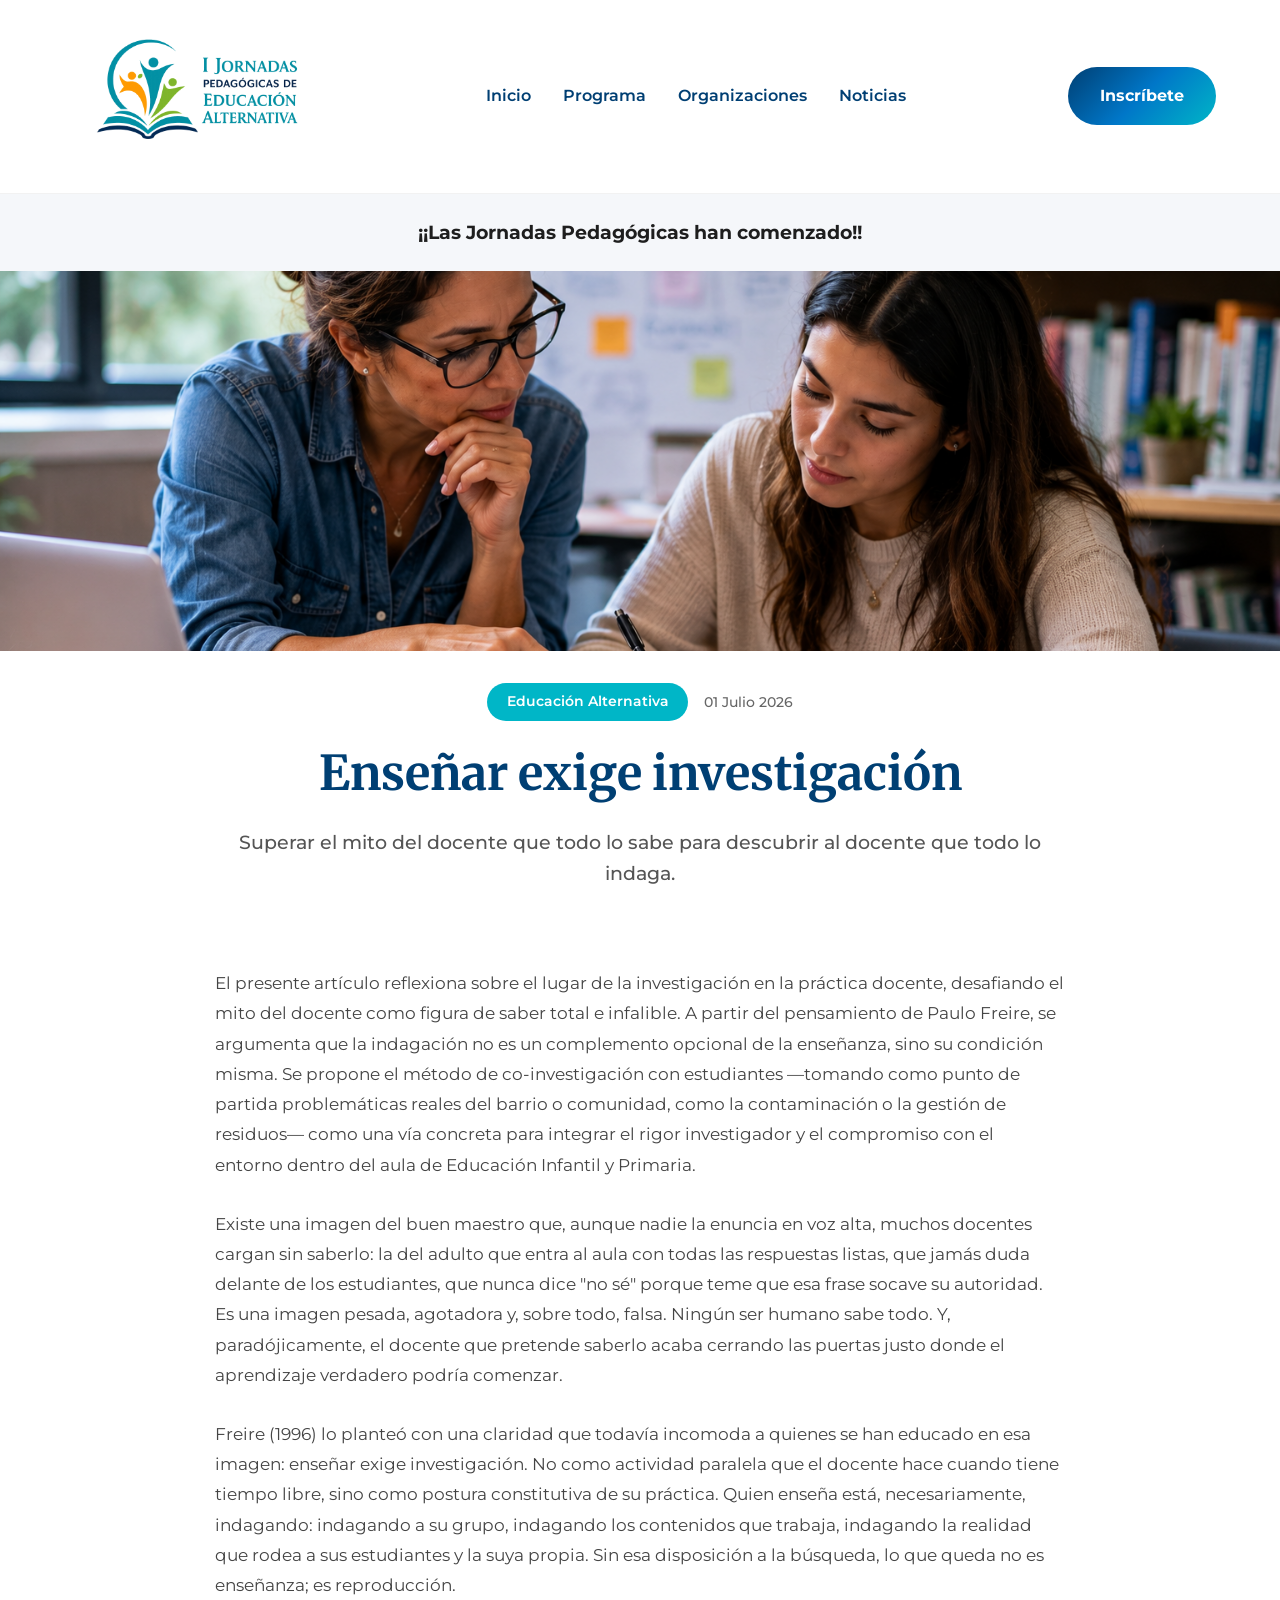
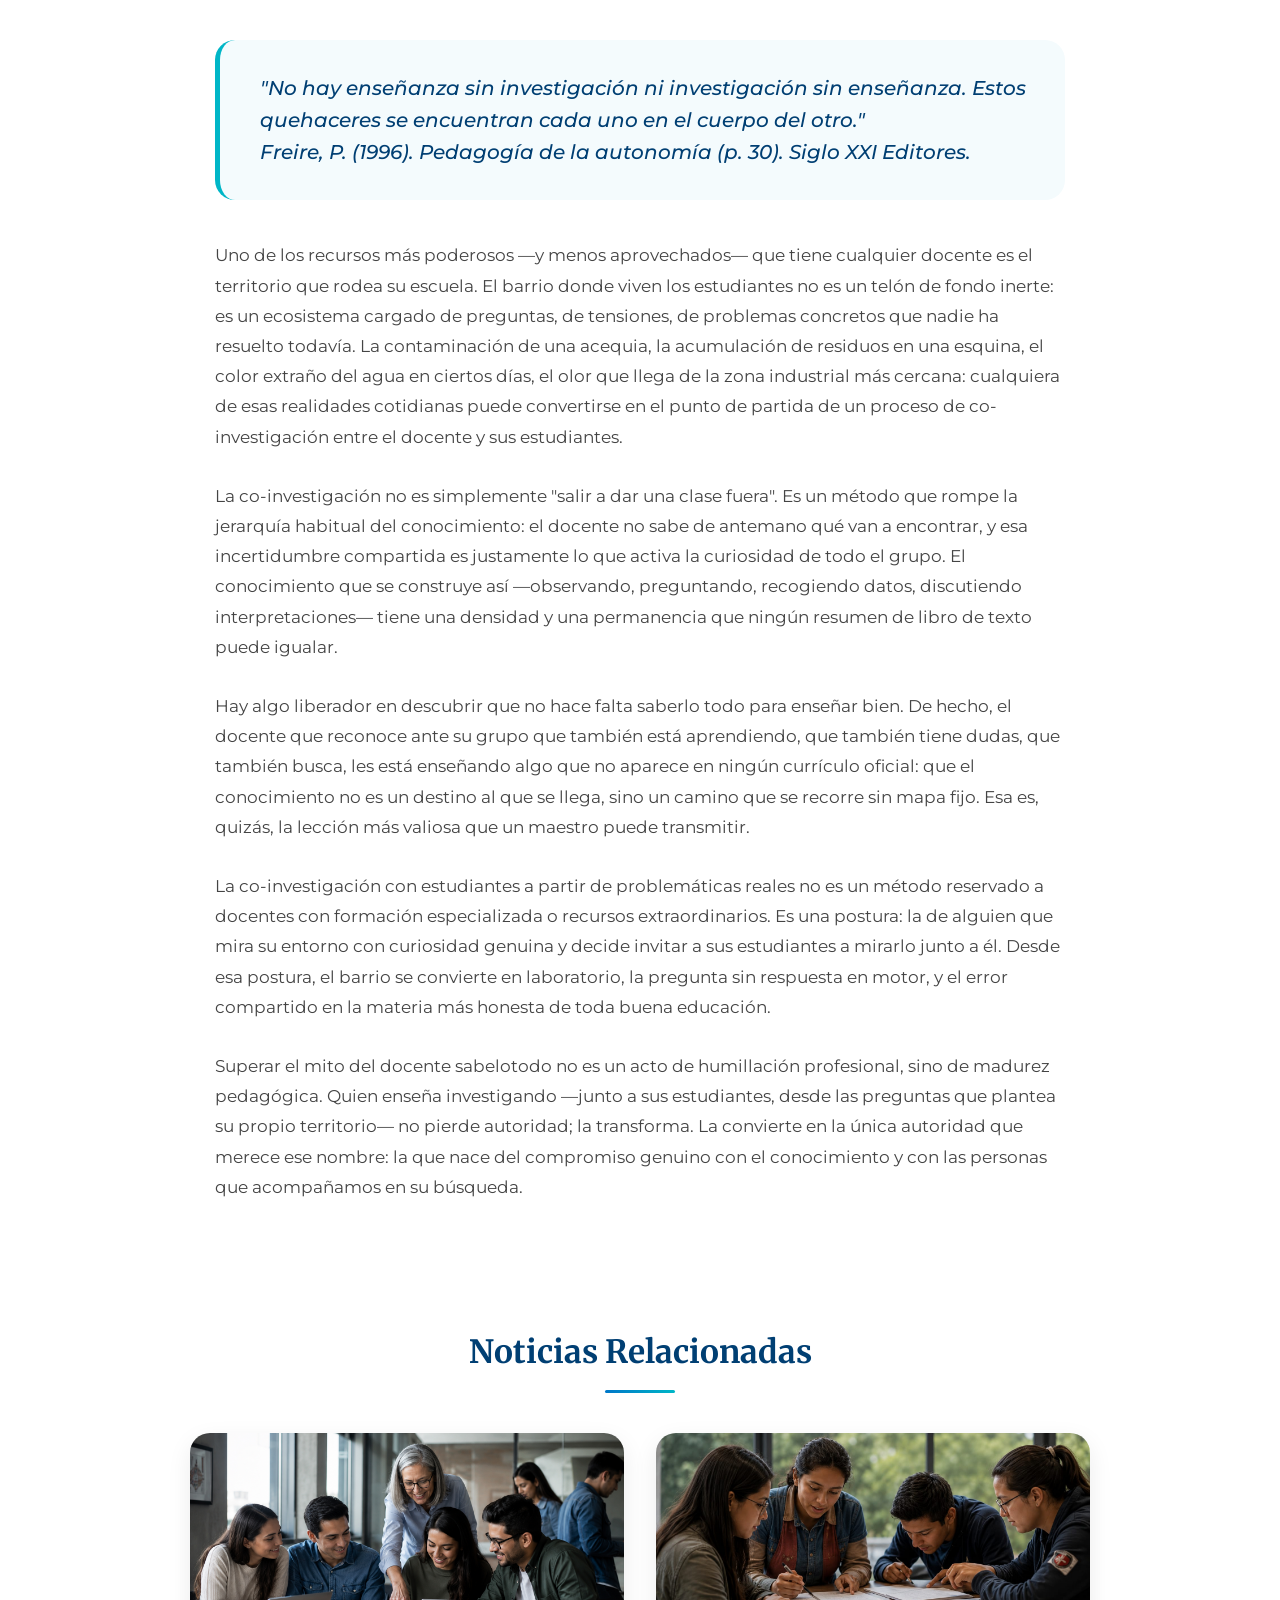
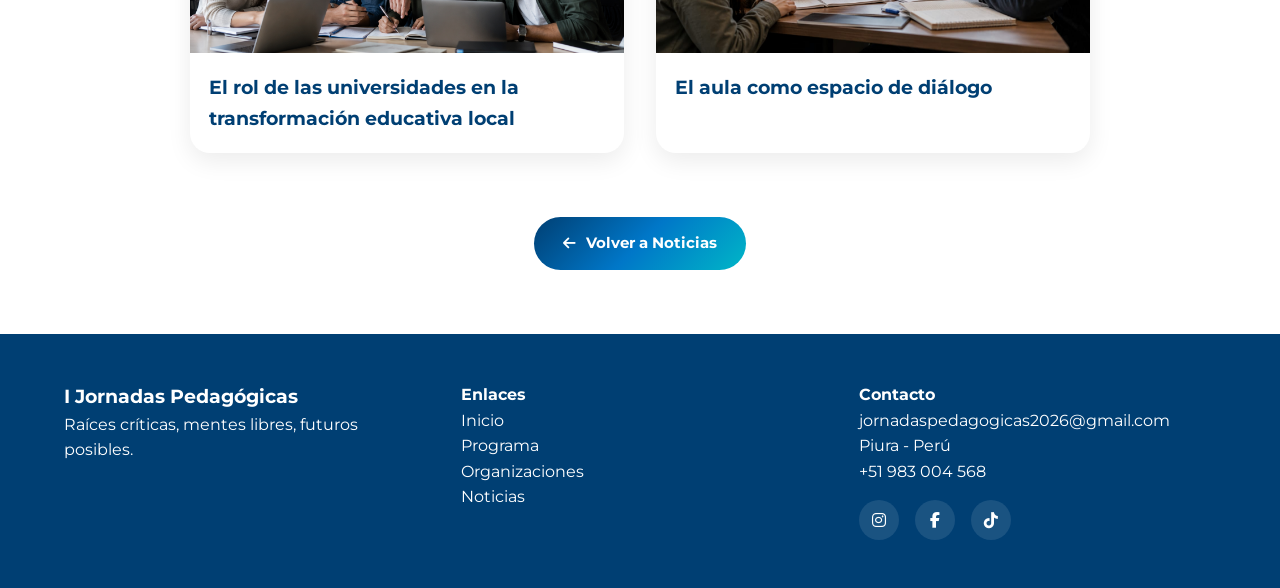
<file: noticias/noticias5.html>
<!DOCTYPE html>
<html lang="es">

<head>
    <meta charset="UTF-8">
    <meta name="viewport" content="width=device-width, initial-scale=1.0">
    <title>I Jornadas Pedagógicas</title>

    <link rel="preconnect" href="https://fonts.googleapis.com">
    <link rel="preconnect" href="https://fonts.gstatic.com" crossorigin>
    <link rel="shortcut icon" href="../img/logoicono.png">

    <link
        href="https://fonts.googleapis.com/css2?family=Merriweather:wght@300;400;700&family=Montserrat:wght@300;400;500;600;700&display=swap"
        rel="stylesheet">

    <link rel="stylesheet" href="https://cdnjs.cloudflare.com/ajax/libs/font-awesome/6.5.1/css/all.min.css">

    <link rel="stylesheet" href="../noticias/noticias.css">
</head>

<body>

    <header class="header">

        <div class="container nav-container">

            <a href="../#inicio" class="logo">

                <img src="../img/proyecto.png" alt="Logo Jornadas Pedagógicas">

            </a>

            <nav class="navbar">

                <ul class="nav-links">
                    <li><a href="../index.html#inicio">Inicio</a></li>
                    <li><a href="../index.html#programa">Programa</a></li>
                    <li><a href="../index.html#organizadores">Organizaciones</a></li>
                    <li><a href="../index.html#noticias">Noticias</a></li>
                </ul>

            </nav>

            <a href="https://wa.me/51983004568" target="_blank" class="btn-primary">
                Inscríbete
            </a>

            <button class="menu-toggle">
                ☰
            </button>

        </div>

    </header>

    <section class="countdown">
                <p>Faltan para las I Jornadas Pedagógicas</p>

                <div class="countdown-grid">
                    <div class="time-box">
                        <span id="days">65</span>
                        <small>Días</small>
                    </div>

                    <div class="time-box">
                        <span id="hours">12</span>
                        <small>Horas</small>
                    </div>

                    <div class="time-box">
                        <span id="minutes">42</span>
                        <small>Min</small>
                    </div>

                    <div class="time-box">
                        <span id="seconds">18</span>
                        <small>Seg</small>
                    </div>
                </div>
            </section>

    <main>

        <section class="news-banner">
            <img src="../img/noticia5.png" alt="Noticia Principal">
        </section>

        <div class="container">

            <div class="news-meta">

                <span class="news-category">
                    Educación Alternativa
                </span>

                <span class="news-date">
                    01 Julio 2026
                </span>

            </div>

            <h1 class="news-title">
               Enseñar exige investigación
            </h1>

            <p class="news-subtitle">
                Superar el mito del docente que todo lo sabe para descubrir al docente que todo lo indaga.
            </p>

        </div>

        <section class="news-body">

            <div class="container news-container">

                <p>
                    El presente artículo reflexiona sobre el lugar de la investigación en la práctica docente, 
                    desafiando el mito del docente como figura de saber total e infalible. A partir del pensamiento
                    de Paulo Freire, se argumenta que la indagación no es un complemento opcional de la enseñanza, 
                    sino su condición misma. Se propone el método de co-investigación con estudiantes —tomando como
                    punto de partida problemáticas reales del barrio o comunidad, como la contaminación o la gestión 
                    de residuos— como una vía concreta para integrar el rigor investigador y el compromiso con el 
                    entorno dentro del aula de Educación Infantil y Primaria.
                </p>

                <p>
                   Existe una imagen del buen maestro que, aunque nadie la enuncia en voz alta, muchos docentes cargan
                    sin saberlo: la del adulto que entra al aula con todas las respuestas listas, que jamás duda delante 
                    de los estudiantes, que nunca dice "no sé" porque teme que esa frase socave su autoridad. Es una imagen 
                    pesada, agotadora y, sobre todo, falsa. Ningún ser humano sabe todo. Y, paradójicamente, el docente
                    que pretende saberlo acaba cerrando las puertas justo donde el aprendizaje verdadero podría comenzar.
                </p>

                <p>
                    Freire (1996) lo planteó con una claridad que todavía incomoda a quienes se han educado en esa imagen: 
                    enseñar exige investigación. No como actividad paralela que el docente hace cuando tiene tiempo libre, 
                    sino como postura constitutiva de su práctica. Quien enseña está, necesariamente, indagando: indagando 
                    a su grupo, indagando los contenidos que trabaja, indagando la realidad que rodea a sus estudiantes 
                    y la suya propia. Sin esa disposición a la búsqueda, lo que queda no es enseñanza; es reproducción.
                </p>

                <blockquote class="featured-quote">

                    "No hay enseñanza sin investigación ni investigación sin enseñanza. Estos quehaceres se encuentran cada uno en el cuerpo del otro."
                    <br>Freire, P. (1996). Pedagogía de la autonomía (p. 30). Siglo XXI Editores.</br>

                </blockquote>

                <p>
                    Uno de los recursos más poderosos —y menos aprovechados— que tiene cualquier docente es el territorio que rodea su escuela. 
                    El barrio donde viven los estudiantes no es un telón de fondo inerte: es un ecosistema cargado de preguntas, de tensiones, 
                    de problemas concretos que nadie ha resuelto todavía. La contaminación de una acequia, la acumulación de residuos en una esquina,
                    el color extraño del agua en ciertos días, el olor que llega de la zona industrial más cercana: cualquiera de esas realidades 
                    cotidianas puede convertirse en el punto de partida de un proceso de co-investigación entre el docente y sus estudiantes.
                </p>

                <p>
                    La co-investigación no es simplemente "salir a dar una clase fuera". Es un método que rompe la jerarquía habitual del conocimiento:
                    el docente no sabe de antemano qué van a encontrar, y esa incertidumbre compartida es justamente lo que activa la curiosidad de todo 
                    el grupo. El conocimiento que se construye así —observando, preguntando, recogiendo datos, discutiendo interpretaciones— tiene una densidad
                    y una permanencia que ningún resumen de libro de texto puede igualar.
                </p>

                <p>
                    Hay algo liberador en descubrir que no hace falta saberlo todo para enseñar bien. De hecho, el docente que reconoce ante su grupo que también
                    está aprendiendo, que también tiene dudas, que también busca, les está enseñando algo que no aparece en ningún currículo oficial: que el conocimiento
                    no es un destino al que se llega, sino un camino que se recorre sin mapa fijo. Esa es, quizás, la lección más valiosa que un maestro puede transmitir.
                </p>

                <p>
                    La co-investigación con estudiantes a partir de problemáticas reales no es un método reservado a docentes con formación especializada o recursos 
                    extraordinarios. Es una postura: la de alguien que mira su entorno con curiosidad genuina y decide invitar a sus estudiantes a mirarlo junto a él.
                    Desde esa postura, el barrio se convierte en laboratorio, la pregunta sin respuesta en motor, y el error compartido en la materia más honesta 
                    de toda buena educación.
                </p>

                
                <p>
                    Superar el mito del docente sabelotodo no es un acto de humillación profesional, sino de madurez pedagógica. Quien enseña investigando —junto a sus estudiantes,
                    desde las preguntas que plantea su propio territorio— no pierde autoridad; la transforma. La convierte en la única autoridad que merece ese nombre: la que nace
                    del compromiso genuino con el conocimiento y con las personas que acompañamos en su búsqueda.
                </p>

            </div>

        </section>

        <section class="related-news">
            <div class="container">

                <h2>Noticias Relacionadas</h2>

                <div class="related-grid">
                    <a href="../noticias/noticias4.html" class="related-card">

                        <img src="../img/noticia4.png" alt="">

                        <h3>
                            El rol de las universidades en la transformación educativa local
                        </h3>

                    </a>

                    <a href="../noticias/noticias3.html" class="related-card">

                        <img src="../img/noticia3.jpeg" alt="">

                        <h3>
                            El aula como espacio de diálogo
                        </h3>

                    </a>

                </div>
            </div>

        </section>

        <div class="back-wrapper">

            <a href="../index.html#noticias" class="back-btn">

                <i class="fa-solid fa-arrow-left"></i>
                Volver a Noticias

            </a>

        </div>

    </main>

   <footer class="footer">

        <div class="container footer-grid">

            <article>

                <h3>I Jornadas Pedagógicas</h3>

                <p>
                    Raíces críticas, mentes libres, futuros posibles.
                </p>

            </article>

            <article>

                <h4>Enlaces</h4>

                <ul>
                    <li><a href="#inicio">Inicio</a></li>
                    <li><a href="#programa">Programa</a></li>
                    <li><a href="#organizadores">Organizaciones</a></li>
                    <li><a href="#noticias">Noticias</a></li>
                </ul>

            </article>

            <article>

                <h4>Contacto</h4>

                <p>jornadaspedagogicas2026@gmail.com </p>
                <p>Piura - Perú</p>
                <p>+51 983 004 568</p>

                <div class="social-icons">

                    <a href="https://www.instagram.com/jornada.pedagogica.2026?utm_source=qr&igsh=cW83dW9uMzU2NmRp"
                        target="_blank">
                        <i class="fa-brands fa-instagram"></i>
                    </a>

                    <a href="https://www.facebook.com/share/1CeDzwTdvg/" target="_blank">
                        <i class="fa-brands fa-facebook-f"></i>
                    </a>

                    <a href="https://www.tiktok.com/@educacin_alternativa_piu" target="_blank">
                        <i class="fa-brands fa-tiktok"></i>
                    </a>

                </div>

            </article>

        </div>

    </footer>

    <script src="../js/script.js"></script>

</body>

</html>
</file>
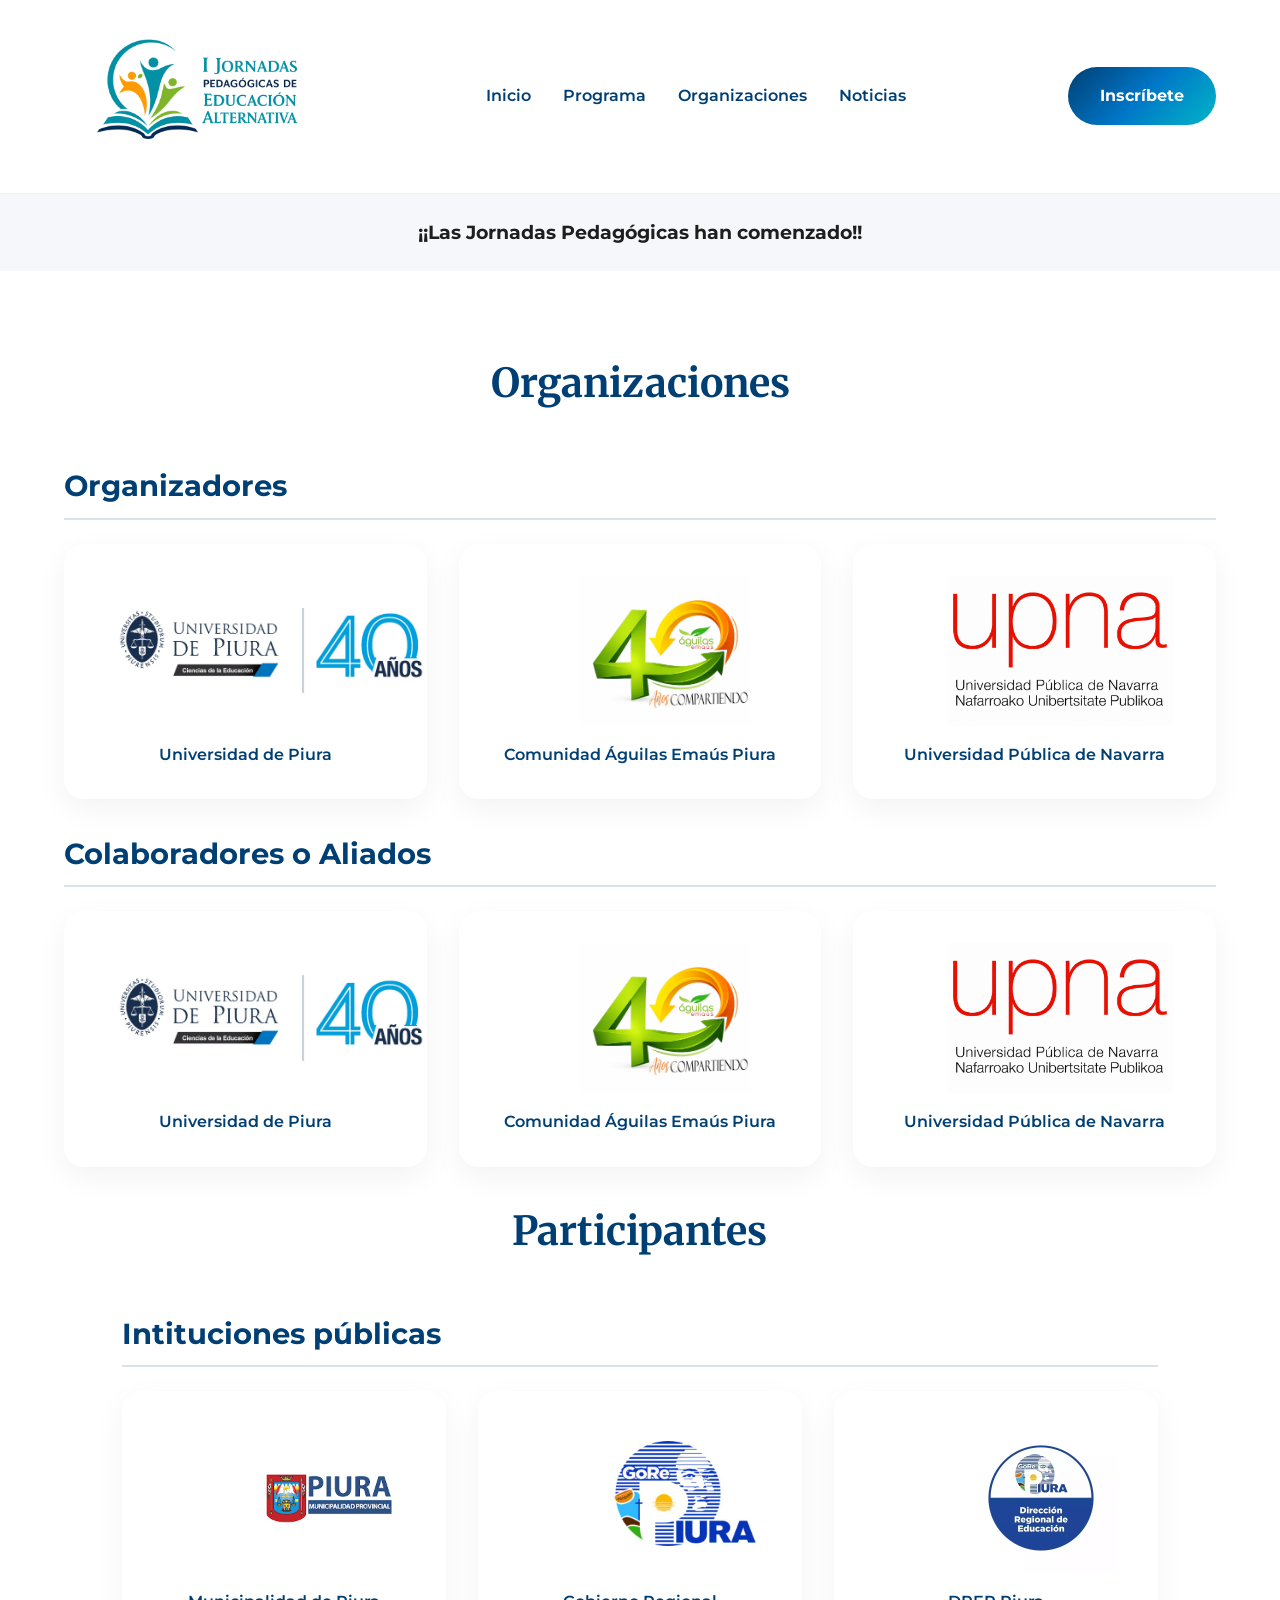
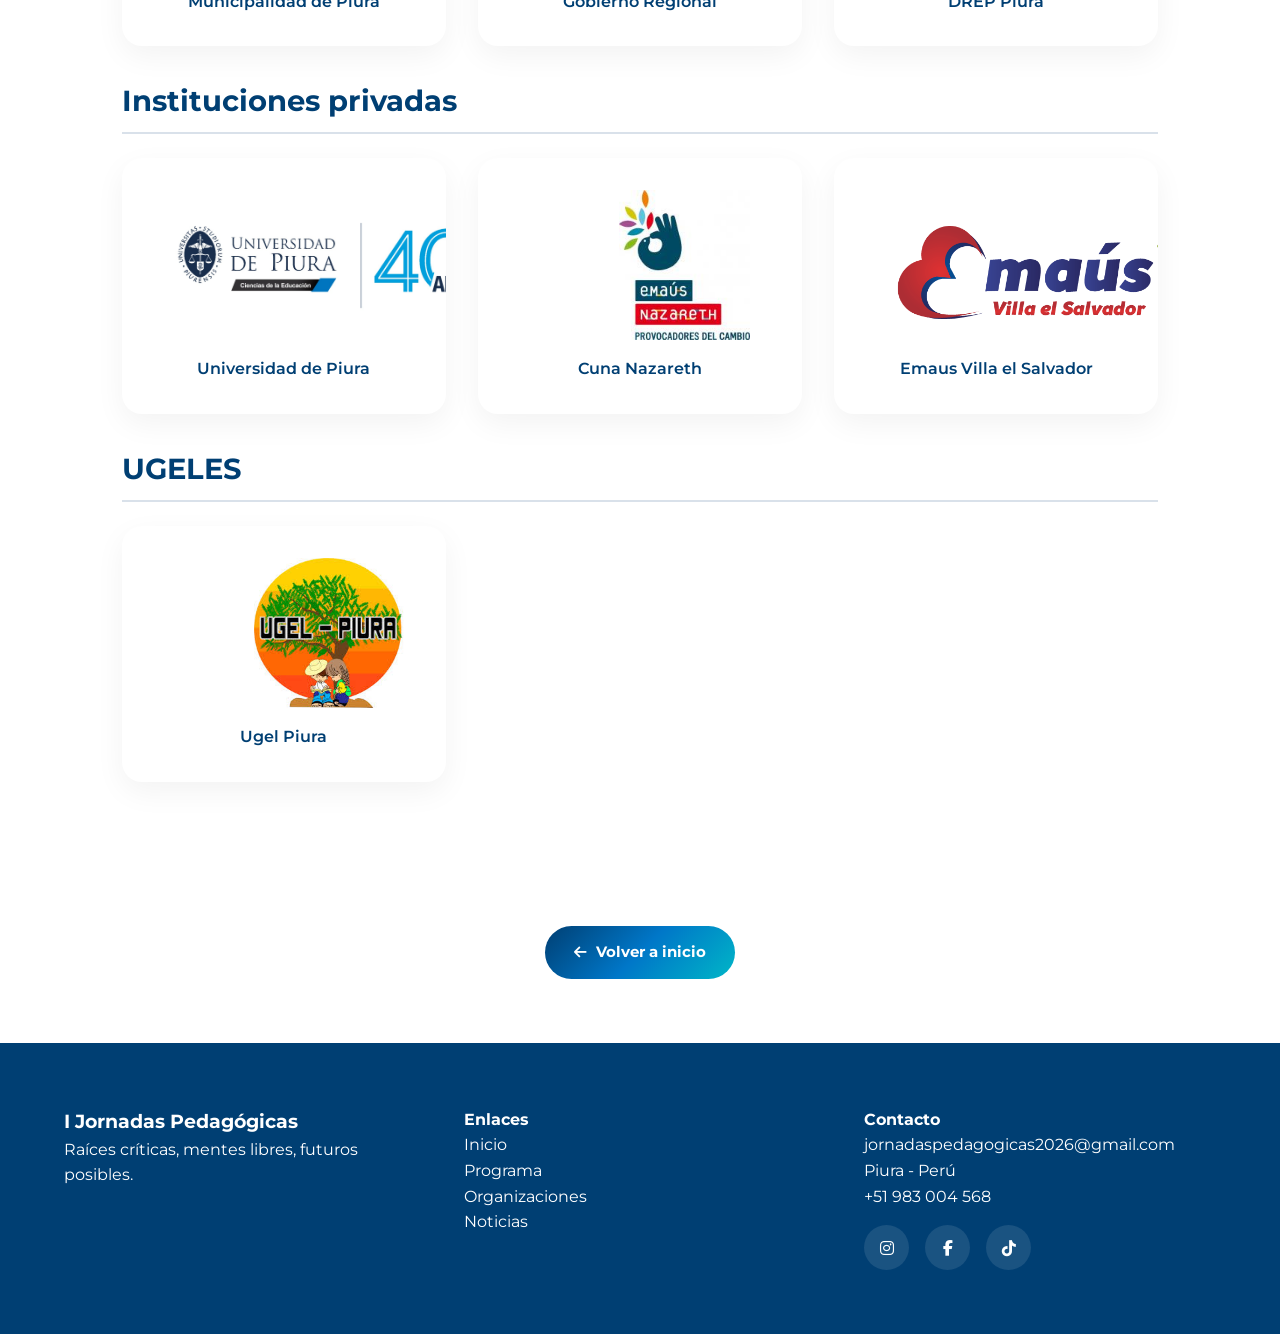
<file: organizaciones/organizaciones.html>
<!DOCTYPE html>
<html lang="es">

<head>
    <meta charset="UTF-8">
    <meta name="viewport" content="width=device-width, initial-scale=1.0">
    <title>I Jornadas Pedagógicas</title>

    <link rel="preconnect" href="https://fonts.googleapis.com">
    <link rel="preconnect" href="https://fonts.gstatic.com" crossorigin>
    <link rel="shortcut icon" href="../img/logoicono.png">

    <link
        href="https://fonts.googleapis.com/css2?family=Merriweather:wght@300;400;700&family=Montserrat:wght@300;400;500;600;700&display=swap"
        rel="stylesheet">

    <link rel="stylesheet" href="https://cdnjs.cloudflare.com/ajax/libs/font-awesome/6.5.1/css/all.min.css">

    <link rel="stylesheet" href="../organizaciones/organizaciones.css">
</head>

<body>

    <header class="header">

        <div class="container nav-container">

            <a href="../#inicio" class="logo">

                <img src="../img/proyecto.png" alt="Logo Jornadas Pedagógicas">

            </a>

            <nav class="navbar">

                <ul class="nav-links">
                    <li><a href="../#inicio">Inicio</a></li>
                    <li><a href="../#programa">Programa</a></li>
                    <li><a href="../#organizadores">Organizaciones</a></li>
                    <li><a href="../#noticias">Noticias</a></li>
                </ul>

            </nav>

            <a href="https://wa.me/51983004568" target="_blank" class="btn-primary">
                Inscríbete
            </a>

            <button class="menu-toggle">
                ☰
            </button>

        </div>

    </header>

    <section class="countdown">
        <p>Faltan para las I Jornadas Pedagógicas</p>

        <div class="countdown-grid">
            <div class="time-box">
                <span id="days">65</span>
                <small>Días</small>
            </div>

            <div class="time-box">
                <span id="hours">12</span>
                <small>Horas</small>
            </div>

            <div class="time-box">
                <span id="minutes">42</span>
                <small>Min</small>
            </div>

            <div class="time-box">
                <span id="seconds">18</span>
                <small>Seg</small>
            </div>
        </div>
    </section>

    <main>

        <section class="partners section-padding" id="organizaciones">

            <div class="container">

                <div class="section-title">
                    <h2>Organizaciones</h2>
                </div>

                <div class="partner-category">

                    <h3 class="partner-title">
                        Organizadores
                    </h3>

                    <div class="partners-grid">

                        <article class="partner-card">
                            <img src="../img/udep.jpeg" alt="">
                            <p>Universidad de Piura</p>
                        </article>

                        <article class="partner-card">
                            <img src="../img/emaus.jpeg" alt="">
                            <p>Comunidad Águilas Emaús Piura</p>
                        </article>

                        <article class="partner-card">
                            <img src="../img/upna.png" alt="">
                            <p>Universidad Pública de Navarra</p>
                        </article>

                    </div>

                </div>

                <div class="partner-category">

                    <h3 class="partner-title">
                        Colaboradores o Aliados
                    </h3>

                    <div class="partners-grid">

                        <article class="partner-card">
                            <img src="../img/udep.jpeg" alt="">
                            <p>Universidad de Piura</p>
                        </article>

                        <article class="partner-card">
                            <img src="../img/emaus.jpeg" alt="">
                            <p>Comunidad Águilas Emaús Piura</p>
                        </article>

                        <article class="partner-card">
                            <img src="../img/upna.png" alt="">
                            <p>Universidad Pública de Navarra</p>
                        </article>

                    </div>

                </div>


                <div class="container">

                <div class="section-title">
                    <h2>Participantes</h2>
                </div>

                <div class="partner-category">

                    <h3 class="partner-title">
                        Intituciones públicas
                    </h3>

                    <div class="partners-grid">

                        <article class="partner-card">
                            <img src="../img/MunicipalidadPiura.png" alt="">
                            <p>Municipalidad de Piura</p>
                        </article>

                        <article class="partner-card">
                            <img src="../img/SEDEGRP.jpg" alt="">
                            <p>Gobierno Regional</p>
                        </article>

                        <article class="partner-card">
                            <img src="../img/DRE Piura.jpg" alt="">
                            <p>DREP Piura</p>
                        </article>

                    </div>

                </div>

                <div class="partner-category">

                    <h3 class="partner-title">
                        Instituciones privadas
                    </h3>

                    <div class="partners-grid">

                        <article class="partner-card">
                            <img src="../img/udep.jpeg" alt="">
                            <p>Universidad de Piura</p>
                        </article>

                        <article class="partner-card">
                            <img src="../img/nazareth.jpg" alt="">
                            <p>Cuna Nazareth</p>
                        </article>

                        <article class="partner-card">
                            <img src="../img/emausves.png" alt="">
                            <p>Emaus Villa el Salvador</p>
                        </article>

                    </div>

                </div>

                <div class="partner-category">

                    <h3 class="partner-title">
                        UGELES
                    </h3>

                    <div class="partners-grid">

                        <article class="partner-card">
                            <img src="../img/Ugel.jpg" alt="">
                            <p>Ugel Piura</p>
                        </article>

                    </div>

                </div>

        

            </div>

        </section>

        <div class="back-wrapper">

            <a href="../index.html#inicio" class="back-btn">

                <i class="fa-solid fa-arrow-left"></i>
                Volver a inicio

            </a>

        </div>

    </main>

   <footer class="footer">

        <div class="container footer-grid">

            <article>

                <h3>I Jornadas Pedagógicas</h3>

                <p>
                    Raíces críticas, mentes libres, futuros posibles.
                </p>

            </article>

            <article>

                <h4>Enlaces</h4>

                <ul>
                    <li><a href="#inicio">Inicio</a></li>
                    <li><a href="#programa">Programa</a></li>
                    <li><a href="#organizadores">Organizaciones</a></li>
                    <li><a href="#noticias">Noticias</a></li>
                </ul>

            </article>

            <article>

                <h4>Contacto</h4>

                <p>jornadaspedagogicas2026@gmail.com </p>
                <p>Piura - Perú</p>
                <p>+51 983 004 568</p>

                <div class="social-icons">

                    <a href="https://www.instagram.com/jornada.pedagogica.2026?utm_source=qr&igsh=cW83dW9uMzU2NmRp"
                        target="_blank">
                        <i class="fa-brands fa-instagram"></i>
                    </a>

                    <a href="https://www.facebook.com/share/1CeDzwTdvg/" target="_blank">
                        <i class="fa-brands fa-facebook-f"></i>
                    </a>

                    <a href="https://www.tiktok.com/@educacin_alternativa_piu" target="_blank">
                        <i class="fa-brands fa-tiktok"></i>
                    </a>

                </div>

            </article>

        </div>

    </footer>

    <script src="../js/script.js"></script>

</body>

</html>
</file>
<file: style.css>
html {
    scroll-behavior: smooth;
}

:root {
    --blue-dark: #003f73;
    --blue: #0077c8;
    --green: #72bf44;
    --teal: #00b6c7;
    --white: #ffffff;
    --gray: #f5f7fa;
    --text: #1e1e1e;
}

* {
    margin: 0;
    padding: 0;
    box-sizing: border-box;
}

body {
    font-family: 'Montserrat', sans-serif;
    color: var(--text);
    background: var(--white);
    line-height: 1.6;
    overflow-x: hidden;
}

img {
    width: 100%;
    display: block;
}

.container {
    width: min(90%, 1200px);
    margin: auto;
}

.section-padding {
    padding: 5rem 0;
}

/* Header */
.header {
    width: 100%;
    position: sticky;
    top: 0;
    z-index: 1000;
    background: rgba(255, 255, 255, .9);
    backdrop-filter: blur(14px);
    border-bottom: 1px solid rgba(0, 0, 0, .05);
    transition: .3s ease;
}

.nav-container {
    display: flex;
    align-items: center;
    justify-content: space-between;
    padding: .6rem 0;
}

.logo {
    display: flex;
    align-items: center;
    gap: 1rem;
    text-decoration: none;
}

.logo img {
    width: 260px;
    display: block;
}

.nav-links {
    display: flex;
    gap: 2rem;
    list-style: none;
}

.nav-links a {
    text-decoration: none;
    color: var(--blue-dark);
    font-weight: 600;
    transition: .3s ease;
}

.nav-links a:hover {
    color: var(--teal);
}

.menu-toggle {
    display: none;
}

/* Botones */
.btn-primary,
.btn-secondary,
.btn-ver-mas {
    padding: 1rem 2rem;
    border-radius: 60px;
    text-decoration: none;
    font-weight: 700;
    transition: .3s ease;
    display: inline-flex;
    align-items: center;
    justify-content: center;
}

.btn-primary,
.btn-ver-mas {
    background: linear-gradient(135deg, var(--blue-dark), var(--blue), var(--teal));
    color: white;
}

.btn-primary:hover,
.btn-ver-mas:hover {
    transform: translateY(-5px);
}

.btn-secondary {
    border: 2px solid var(--blue);
    color: var(--blue);
}

.btn-secondary:hover {
    background: var(--blue);
    color: white;
}

/* Countdown */
.countdown {
    background: var(--gray);
    padding: 1.5rem 0;
    text-align: center;
}

.countdown p {
    font-weight: 600;
    color: var(--blue-dark);
    margin-bottom: 1rem;
}

.countdown-grid {
    display: flex;
    justify-content: center;
    gap: 1rem;
    flex-wrap: wrap;
}

.time-box {
    background: white;
    min-width: 110px;
    padding: 1rem;
    border-radius: 18px;
    box-shadow: 0 8px 20px rgba(0, 0, 0, .08);
}

.time-box span {
    display: block;
    font-size: 2rem;
    font-weight: 700;
    color: var(--blue);
}

.time-box small {
    color: #666;
    font-weight: 600;
}

/* Hero */
.hero {
    padding: 6rem 0;
    background: linear-gradient(180deg, #ffffff 0%, #f8fbff 100%);
}

.hero-grid {
    display: grid;
    grid-template-columns: 1fr 1fr;
    gap: 4rem;
    align-items: center;
}

.hero-content h2 {
    font-size: 4rem;
    line-height: 1.1;
    font-family: 'Merriweather', serif;
    color: var(--blue-dark);
}

.subtitle {
    color: var(--teal);
    font-size: 2rem;
    margin: 1rem 0;
}

.hero-info {
    display: flex;
    gap: 2rem;
    margin-bottom: 2rem;
}

.hero-buttons {
    display: flex;
    gap: 1rem;
    flex-wrap: wrap;
}

.hero-image img {
    border-radius: 30px;
    height: 500px;
    object-fit: cover;
}

/* Values */
.values {
    background: linear-gradient(90deg, #003f73 0%, #0077c8 35%, #00b6c7 70%, #72bf44 100%);
    color: white;
    padding: 3rem 0;
}

.values-grid {
    display: grid;
    grid-template-columns: repeat(5, 1fr);
    gap: 2rem;
    text-align: center;
}

.values-grid article {
    padding: 1.5rem;
    transition: all .3s ease;
    cursor: default;
}

.value-icon {
    width: 105px;
    height: 105px;
    object-fit: contain;
    margin: auto auto 1rem;
    transition: transform .3s ease;
}

.values-grid article:hover .value-icon {
    transform: translateY(-8px) scale(1.08);
}

.values-grid article:hover h3 {
    transform: translateY(-3px);
}

/* About */
.about-grid {
    display: grid;
    grid-template-columns: 1fr 1fr;
    gap: 3rem 4rem;
    align-items: start;
}

.about-grid figure {
    display: flex;
    justify-content: center;
    align-items: center;
    margin: 0;
    padding: 0;
    height: 100%;
}

.about-grid figure img {
    width: 100%;
    max-width: 650px;
    height: auto;
    object-fit: contain;
    display: block;
}

.about h2,
.section-title h2 {
    font-size: 2.5rem;
    color: var(--blue-dark);
    font-family: 'Merriweather', serif;
    margin-bottom: 1rem;
}

.about-grid p {
    line-height: 1.7;
    margin-bottom: 0.7rem;
}

.about-grid article div[style] {
    background: rgba(0, 182, 199, 0.12) !important;
    color: #0a6cb5 !important;
    border: 1px solid rgba(10, 108, 181, 0.15);
    font-weight: 600;
}

.event-data strong {
    color: #0a6cb5;
    font-weight: 700;
}

.event-data p {
    margin-bottom: 0.6rem;
}

.about-grid article:first-of-type {
    align-self: center;
}

.about-grid article:not(:first-of-type) {
    grid-column: span 2;
    margin-top: 1rem;
}

/* Cards y Programa */
.card {
    display: flex;
    flex-direction: column;
    height: 100%;
}

.card p {
    flex-grow: 1;
    margin-bottom: 0;
}

.event-info {
    margin-top: 1.5rem;
    width: fit-content;
    padding: .6rem 1rem;
    background: rgba(0, 182, 199, .1);
    color: var(--blue-dark);
    border-radius: 12px;
    font-size: .9rem;
    font-weight: 600;
}

.days-grid {
    display: grid;
    grid-template-columns: repeat(3, 1fr);
    gap: 2rem;
    margin-top: 3rem;
}

.card,
.news-card,
.partner-card {
    background: white;
    border-radius: 20px;
    overflow: hidden;
    padding: 2rem;
    box-shadow: 0 10px 30px rgba(0, 0, 0, .05);
    transition: .3s ease;
}

.card:hover,
.news-card:hover,
.partner-card:hover {
    transform: translateY(-8px);
}

/* Noticias */
.news-grid {
    display: grid;
    grid-template-columns: repeat(auto-fit, minmax(300px, 1fr));
    gap: 2rem;
    margin-top: 2rem;
    margin-bottom: 0;
}

.news.section-padding {
    padding: 3rem 0 2rem 0;  
}

.news-card {
    padding: 0;
    text-decoration: none;
    color: inherit;
    display: block;
    overflow: hidden;
    border-radius: 20px;
}

.news-card img {
    width: 100%;
    height: 220px;
    object-fit: cover;
    transition: .4s ease;
}

.news-card:hover img {
    transform: scale(1.05);
}

.news-content {
    padding: 1.5rem;
}

.news-content h3 {
    color: var(--blue-dark);
    margin-bottom: .5rem;
    font-size: 1.2rem;
}

.news-content p {
    color: #777;
    font-size: .95rem;
}

.news-button {
    display: flex;
    justify-content: center;
    margin-top: 2rem;
}

/* Participantes y Aliados */
.partners-grid {
    display: grid;
    grid-template-columns: repeat(3, 1fr);
    gap: 2rem;
    margin-top: 3rem;
}

.partner-card {
    text-align: center;
}

.partner-card img {
    width: 350px;
    height: 150px;
    object-fit: contain;
    margin: auto auto 1rem;
}

/* Botón Ver más */
.btn-ver-mas {
     display: inline-flex;
    text-align: center;
    margin-top: 1rem;
    margin-bottom: 0;
}

/* Footer */
.footer {
    background: var(--blue-dark);
    color: white;
    padding: 4rem 0;
}

.footer-grid {
    display: grid;
    grid-template-columns: repeat(3, 1fr);
    gap: 3rem;
}

.footer ul {
    list-style: none;
}

.footer a {
    color: white;
    text-decoration: none;
}

.social-icons {
    display: flex;
    gap: 1rem;
    margin-top: 1rem;
}

.social-icons a {
    width: 45px;
    height: 45px;
    border-radius: 50%;
    display: flex;
    align-items: center;
    justify-content: center;
    background: rgba(255, 255, 255, .1);
    transition: .3s ease;
}

.social-icons a:hover {
    background: var(--teal);
    transform: translateY(-5px);
}

/* Overlay para menú */
.menu-overlay {
    position: fixed;
    top: 0;
    left: 0;
    width: 100%;
    height: 100%;
    background: rgba(0, 0, 0, 0.5);
    z-index: 998;
    opacity: 0;
    visibility: hidden;
    transition: .3s ease;
}

.menu-overlay.active {
    opacity: 1;
    visibility: visible;
}

/* Botón móvil dentro del menú */
.nav-links .btn-primary-mobile {
    display: none;
}

/* ============================================ */
/* RESPONSIVE DESIGN */
/* ============================================ */

/* Tablets */
@media (max-width: 1024px) {
    .hero-content h2 {
        font-size: 3rem;
    }
    
    .subtitle {
        font-size: 1.5rem;
    }
    
    .hero-image img {
        height: 400px;
    }
    
    .values-grid {
        grid-template-columns: repeat(3, 1fr);
        gap: 1.5rem;
    }
    
    .about-grid {
        grid-template-columns: 1fr;
        gap: 2rem;
    }
    
    .about-grid figure img {
        max-width: 400px;
    }
    
    .about-grid article:not(:first-of-type) {
        grid-column: span 1;
    }
    
    .days-grid {
        grid-template-columns: repeat(2, 1fr);
    }
    
    .partners-grid {
        grid-template-columns: repeat(2, 1fr);
    }
    
    .footer-grid {
        grid-template-columns: repeat(2, 1fr);
        gap: 2rem;
    }
}

/* Móviles */
@media (max-width: 768px) {
    .section-padding {
        padding: 3rem 0;
    }
    
    /* Botón hamburguesa */
    .menu-toggle {
        display: block;
        background: linear-gradient(135deg, var(--blue-dark), var(--blue));
        border: none;
        font-size: 1.5rem;
        cursor: pointer;
        color: white;
        width: 45px;
        height: 45px;
        border-radius: 12px;
        transition: .3s ease;
        z-index: 1001;
    }
    
    /* Menú lateral */
    .nav-links {
        position: fixed;
        top: 0;
        right: -100%;
        width: 85%;
        max-width: 350px;
        height: 100vh;
        background: linear-gradient(180deg, white 0%, #f8fbff 100%);
        flex-direction: column;
        align-items: center;
        justify-content: center;
        gap: 2rem;
        transition: .4s ease-in-out;
        z-index: 1000;
        box-shadow: -10px 0 30px rgba(0, 0, 0, .15);
        margin: 0;
        padding: 2rem;
    }
    
    .nav-links.active {
        right: 0;
    }
    
    .nav-links li {
        width: 100%;
        text-align: center;
    }
    
    .nav-links a {
        font-size: 1.3rem;
        color: var(--blue-dark) !important;
        display: block;
        padding: 0.8rem;
        border-radius: 12px;
        transition: .3s ease;
    }
    
    .nav-links a:hover {
        background: rgba(0, 182, 199, .1);
        color: var(--teal) !important;
        transform: translateX(5px);
    }
    
    /* Botón inscríbete dentro del menú */
    .nav-links .btn-primary-mobile {
        display: inline-block;
        margin-top: 1rem;
        background: linear-gradient(135deg, var(--blue-dark), var(--blue), var(--teal));
        color: white;
        padding: 0.8rem 2rem;
        border-radius: 60px;
        text-decoration: none;
        font-weight: 700;
        font-size: 1rem;
    }
    
    /* Ocultar botón del header en móvil */
    .header .btn-primary {
        display: none;
    }
    
    .btn-primary,
    .btn-secondary,
    .btn-ver-mas {
        padding: 0.8rem 1.5rem;
        font-size: 0.9rem;
    }
    
    .hero {
        padding: 3rem 0;
    }
    
    .hero-grid {
        grid-template-columns: 1fr;
        gap: 2rem;
        text-align: center;
    }
    
    .hero-content h2 {
        font-size: 2.2rem;
    }
    
    .subtitle {
        font-size: 1.2rem;
    }
    
    .hero-info {
        justify-content: center;
        flex-wrap: wrap;
    }
    
    .hero-buttons {
        justify-content: center;
    }
    
    .hero-image img {
        height: 280px;
        object-fit: cover;
    }
    
    .values {
        padding: 2rem 0;
    }
    
    .values-grid {
        grid-template-columns: repeat(2, 1fr);
        gap: 1rem;
    }
    
    .value-icon {
        width: 70px;
        height: 70px;
    }
    
    .values-grid article h3 {
        font-size: 0.9rem;
    }
    
    .countdown-grid {
        gap: 0.8rem;
    }
    
    .time-box {
        min-width: 70px;
        padding: 0.8rem;
    }
    
    .time-box span {
        font-size: 1.5rem;
    }
    
    .time-box small {
        font-size: 0.7rem;
    }
    
    .about h2,
    .section-title h2 {
        font-size: 1.8rem;
        text-align: center;
    }
    
    .about-grid p {
        font-size: 0.95rem;
    }
    
    .about-grid figure img {
        max-width: 280px;
    }
    
    .days-grid {
        grid-template-columns: 1fr;
        gap: 1.5rem;
    }
    
    .card {
        padding: 1.5rem;
    }
    
    .card h3 {
        font-size: 1.3rem;
    }
    
    .news.section-padding {
        padding: 2rem 0 1.5rem 0;
    }
    
    .news-grid {
        grid-template-columns: 1fr;
        gap: 1.5rem;
    }
    
    .news-card img {
        height: 200px;
    }
    
    .partners-grid {
        grid-template-columns: 1fr;
        gap: 1.5rem;
    }
    
    .partner-card img {
        width: 260px;
        height: 150px;
    }
    
    .btn-ver-mas {
        margin-top: 1.5rem;
        width: 100%;
        max-width: 200px;
    }
    
    .partners .btn-ver-mas {
        display: flex;
        margin: 1.5rem auto 0;
    }
    
    .footer {
        padding: 2.5rem 0;
    }
    
    .footer-grid {
        grid-template-columns: 1fr;
        text-align: center;
        gap: 1.5rem;
    }
    
    .social-icons {
        justify-content: center;
    }
    
    .footer ul li {
        margin: 0.5rem 0;
    }
}

/* Móviles pequeños */
@media (max-width: 480px) {
    .logo img {
        width: 180px;
    }
    
    .hero-content h2 {
        font-size: 1.8rem;
    }
    
    .subtitle {
        font-size: 1rem;
    }
    
    .hero-info div {
        font-size: 0.8rem;
    }
    
    .hero-image img {
        height: 220px;
    }
    
    .values-grid {
        grid-template-columns: 1fr;
    }
    
    .value-icon {
        width: 60px;
        height: 60px;
    }
    
    .countdown p {
        font-size: 0.9rem;
    }
    
    .time-box {
        min-width: 60px;
        padding: 0.5rem;
    }
    
    .time-box span {
        font-size: 1.2rem;
    }
    
    .about h2,
    .section-title h2 {
        font-size: 1.5rem;
    }
    
    .event-info {
        font-size: 0.75rem;
        padding: 0.4rem 0.8rem;
    }
    
    .news-content h3 {
        font-size: 1rem;
    }
    
    .btn-primary,
    .btn-secondary,
    .btn-ver-mas {
        padding: 0.6rem 1.2rem;
        font-size: 0.8rem;
    }
}

/* Mejoras touch */
@media (max-width: 768px) {
    .nav-links a,
    .btn-primary,
    .btn-secondary,
    .btn-ver-mas,
    .social-icons a,
    .news-card,
    .partner-card {
        cursor: pointer;
        -webkit-tap-highlight-color: transparent;
    }
    
    .card:active,
    .news-card:active,
    .partner-card:active {
        transform: scale(0.98);
    }
}
</file>
<file: noticias/noticiaspage.css>
html {
    scroll-behavior: smooth;
}

:root {
    --blue-dark: #003f73;
    --blue: #0077c8;
    --green: #72bf44;
    --teal: #00b6c7;
    --white: #ffffff;
    --gray: #f5f7fa;
    --text: #1e1e1e;
}

* {
    margin: 0;
    padding: 0;
    box-sizing: border-box;
}

body {
    font-family: 'Montserrat', sans-serif;
    color: var(--text);
    background: var(--white);
    line-height: 1.6;
    overflow-x: hidden;
}

img {
    width: 100%;
    display: block;
}

.container {
    width: min(90%, 1200px);
    margin: auto;
}

.section-padding {
    padding: 5rem 0;
}

/* Header */
.header {
    width: 100%;
    position: sticky;
    top: 0;
    z-index: 1000;
    background: rgba(255, 255, 255, .9);
    backdrop-filter: blur(14px);
    border-bottom: 1px solid rgba(0, 0, 0, .05);
    transition: .3s ease;
}

.nav-container {
    display: flex;
    align-items: center;
    justify-content: space-between;
    padding: .6rem 0;
}

.logo {
    display: flex;
    align-items: center;
    gap: 1rem;
    text-decoration: none;
}

.logo img {
    width: 260px;
    display: block;
}

.nav-links {
    display: flex;
    gap: 2rem;
    list-style: none;
}

.nav-links a {
    text-decoration: none;
    color: var(--blue-dark);
    font-weight: 600;
    transition: .3s ease;
}

.nav-links a:hover {
    color: var(--teal);
}

.menu-toggle {
    display: none;
}

/* Botones */
.btn-primary,
.back-btn {
    padding: 1rem 2rem;
    border-radius: 60px;
    text-decoration: none;
    font-weight: 700;
    transition: .3s ease;
    display: inline-flex;
    align-items: center;
    justify-content: center;
}

.btn-primary,
.back-btn {
    background: linear-gradient(135deg, var(--blue-dark), var(--blue), var(--teal));
    color: white;
}

.btn-primary:hover,
.back-btn:hover {
    transform: translateY(-5px);
}

/* Countdown */
.countdown {
    background: var(--gray);
    padding: 1.5rem 0;
    text-align: center;
}

.countdown p {
    font-weight: 600;
    color: var(--blue-dark);
    margin-bottom: 1rem;
}

.countdown-grid {
    display: flex;
    justify-content: center;
    gap: 1rem;
    flex-wrap: wrap;
}

.time-box {
    background: white;
    min-width: 110px;
    padding: 1rem;
    border-radius: 18px;
    box-shadow: 0 8px 20px rgba(0, 0, 0, .08);
}

.time-box span {
    display: block;
    font-size: 2rem;
    font-weight: 700;
    color: var(--blue);
}

.time-box small {
    color: #666;
    font-weight: 600;
}

/* Back Button */
.back-wrapper {
    text-align: center;
    margin: 2rem 0 4rem;
}

.back-btn {
    gap: .6rem;
    padding: 0.9rem 1.8rem;
    font-size: 0.95rem;
}

.back-btn i {
    font-size: 0.9rem;
}

/* ============================= */
/* Noticias */
/* ============================= */

.news-page.section-padding{
    padding:5rem 0 3rem;
}

.news-grid{
    display:grid;
    grid-template-columns:repeat(auto-fit,minmax(330px,1fr));
    gap:2rem;
}

.news-card{
    background:#fff;
    border-radius:20px;
    overflow:hidden;
    text-decoration:none;
    color:inherit;
    box-shadow:0 10px 30px rgba(0,0,0,.05);
    transition:.35s ease;
}

.news-card:hover{
    transform:translateY(-8px);
}

.news-card img{
    width:100%;
    height:240px;
    object-fit:cover;
    transition:.4s;
}

.news-card:hover img{
    transform:scale(1.05);
}

.news-content{
    padding:1.8rem;
}

.news-content h3{
    font-size:1.55rem;
    line-height:1.35;
    color:var(--blue-dark);
    margin-bottom:.9rem;
    font-weight:700;
}

.news-content p{
    font-size:1.1rem;
    color:#707070;
}

/* Footer */
.footer {
    background: var(--blue-dark);
    color: white;
    padding: 4rem 0;
}

.footer-grid {
    display: grid;
    grid-template-columns: repeat(3, 1fr);
    gap: 3rem;
}

.footer ul {
    list-style: none;
}

.footer a {
    color: white;
    text-decoration: none;
    transition: .3s ease;
}

.footer a:hover {
    color: var(--teal);
}

.social-icons {
    display: flex;
    gap: 1rem;
    margin-top: 1rem;
}

.social-icons a {
    width: 45px;
    height: 45px;
    border-radius: 50%;
    display: flex;
    align-items: center;
    justify-content: center;
    background: rgba(255, 255, 255, .1);
    transition: .3s ease;
}

.social-icons a:hover {
    background: var(--teal);
    transform: translateY(-5px);
}

/* Overlay para menú */
.menu-overlay {
    position: fixed;
    top: 0;
    left: 0;
    width: 100%;
    height: 100%;
    background: rgba(0, 0, 0, 0.5);
    z-index: 998;
    opacity: 0;
    visibility: hidden;
    transition: .3s ease;
}

.menu-overlay.active {
    opacity: 1;
    visibility: visible;
}

/* Botón móvil dentro del menú */
.nav-links .btn-primary-mobile {
    display: none;
}

/* ============================================ */
/* RESPONSIVE */
/* ============================================ */

/* Tablets */
@media (max-width: 1024px) {
    .section-title h2 {
        font-size: 2rem;
    }
    
    .partner-title {
        font-size: 1.5rem;
    }
    
    .partners-grid {
        grid-template-columns: repeat(2, 1fr);
        gap: 1.5rem;
    }
    
    .footer-grid {
        gap: 1.8rem;
    }
}

/* Móviles */
@media (max-width: 768px) {
    .section-padding {
        padding: 3rem 0;
    }
    
    /* Header móvil */
    .menu-toggle {
        display: block;
        background: linear-gradient(135deg, var(--blue-dark), var(--blue));
        border: none;
        font-size: 1.5rem;
        cursor: pointer;
        color: white;
        width: 45px;
        height: 45px;
        border-radius: 12px;
        transition: .3s ease;
        z-index: 1001;
    }
    
    .nav-links {
        position: fixed;
        top: 0;
        right: -100%;
        width: 85%;
        max-width: 320px;
        height: 100vh;
        background: linear-gradient(180deg, white 0%, #f8fbff 100%);
        flex-direction: column;
        align-items: center;
        justify-content: center;
        gap: 2rem;
        transition: .4s ease-in-out;
        z-index: 1000;
        box-shadow: -10px 0 30px rgba(0, 0, 0, .15);
        margin: 0;
        padding: 2rem;
    }
    
    .nav-links.active {
        right: 0;
    }
    
    .nav-links li {
        width: 100%;
        text-align: center;
    }
    
    .nav-links a {
        font-size: 1.2rem;
        color: var(--blue-dark) !important;
        display: block;
        padding: 0.8rem;
        border-radius: 12px;
    }
    
    .nav-links a:hover {
        background: rgba(0, 182, 199, .1);
        color: var(--teal) !important;
    }
    
    .nav-links .btn-primary-mobile {
        display: inline-block;
        margin-top: 1rem;
        background: linear-gradient(135deg, var(--blue-dark), var(--blue), var(--teal));
        color: white;
        padding: 0.8rem 2rem;
        border-radius: 60px;
        text-decoration: none;
        font-weight: 700;
        font-size: 1rem;
    }
    
    .header .btn-primary {
        display: none;
    }
    
    .logo img {
        width: 200px;
    }
    
    /* Countdown móvil */
    .countdown-grid {
        gap: 0.8rem;
    }
    
    .time-box {
        min-width: 70px;
        padding: 0.7rem;
    }
    
    .time-box span {
        font-size: 1.3rem;
    }
    
    .time-box small {
        font-size: 0.7rem;
    }
    
    .countdown p {
        font-size: 0.9rem;
    }
    
    /* Títulos móvil */
    .section-title h2 {
        font-size: 1.8rem;
    }
    
    .partner-title {
        font-size: 1.3rem;
    }
    
    /* Partners móvil */
    .partners-grid {
        grid-template-columns: 1fr;
        gap: 1.5rem;
    }
    
    .partner-card {
        padding: 1.5rem;
    }
    
    .partner-card img {
        width: 250px;
        height: 160px;
    }
    
    /* Botón volver móvil */
    .back-wrapper {
        margin: 1.5rem 0 2.5rem;
    }
    
    .back-btn {
        padding: 0.7rem 1.5rem;
        font-size: 0.85rem;
    }
    
    /* Footer móvil */
    .footer {
        padding: 2rem 0;
    }
    
    .footer-grid {
        grid-template-columns: 1fr;
        text-align: center;
        gap: 1.8rem;
    }
    
    .social-icons {
        justify-content: center;
    }
}

/* Móviles pequeños */
@media (max-width: 480px) {
    .logo img {
        width: 160px;
    }
    
    .menu-toggle {
        width: 40px;
        height: 40px;
        font-size: 1.3rem;
    }
    
    .section-title h2 {
        font-size: 1.5rem;
    }
    
    .partner-title {
        font-size: 1.2rem;
    }
    
    .time-box {
        min-width: 60px;
        padding: 0.5rem;
    }
    
    .time-box span {
        font-size: 1.1rem;
    }
    
    .back-btn {
        padding: 0.6rem 1.2rem;
        font-size: 0.8rem;
    }
}

@media(max-width:768px){

.news-grid{
    grid-template-columns:1fr;
}

.news-card img{
    height:220px;
}

.news-content{
    padding:1.5rem;
}

.news-content h3{
    font-size:1.3rem;
}

.news-content p{
    font-size:1rem;
}

}
</file>
<file: noticias/noticias.css>
html {
    scroll-behavior: smooth;
}

:root {
    --blue-dark: #003f73;
    --blue: #0077c8;
    --green: #72bf44;
    --teal: #00b6c7;
    --white: #ffffff;
    --gray: #f5f7fa;
    --text: #1e1e1e;
}

* {
    margin: 0;
    padding: 0;
    box-sizing: border-box;
}

body {
    font-family: 'Montserrat', sans-serif;
    color: var(--text);
    background: var(--white);
    line-height: 1.6;
    overflow-x: hidden;
}

img {
    width: 100%;
    display: block;
}

.container {
    width: min(90%, 1200px);
    margin: auto;
}

/* Header */
.header {
    width: 100%;
    position: sticky;
    top: 0;
    z-index: 1000;
    background: rgba(255, 255, 255, .9);
    backdrop-filter: blur(14px);
    border-bottom: 1px solid rgba(0, 0, 0, .05);
    transition: .3s ease;
}

.nav-container {
    display: flex;
    align-items: center;
    justify-content: space-between;
    padding: .6rem 0;
}

.logo {
    display: flex;
    align-items: center;
    gap: 1rem;
    text-decoration: none;
}

.logo img {
    width: 260px;
    display: block;
}

.nav-links {
    display: flex;
    gap: 2rem;
    list-style: none;
}

.nav-links a {
    text-decoration: none;
    color: var(--blue-dark);
    font-weight: 600;
    transition: .3s ease;
}

.nav-links a:hover {
    color: var(--teal);
}

.menu-toggle {
    display: none;
}

/* Botones */
.btn-primary,
.back-btn {
    padding: 1rem 2rem;
    border-radius: 60px;
    text-decoration: none;
    font-weight: 700;
    transition: .3s ease;
    display: inline-flex;
    align-items: center;
    justify-content: center;
}

.btn-primary,
.back-btn {
    background: linear-gradient(135deg, var(--blue-dark), var(--blue), var(--teal));
    color: white;
}

.btn-primary:hover,
.back-btn:hover {
    transform: translateY(-5px);
}

/* Countdown */
.countdown {
    background: var(--gray);
    padding: 1.5rem 0;
    text-align: center;
}

.countdown p {
    font-weight: 600;
    color: var(--blue-dark);
    margin-bottom: 1rem;
}

.countdown-grid {
    display: flex;
    justify-content: center;
    gap: 1rem;
    flex-wrap: wrap;
}

.time-box {
    background: white;
    min-width: 110px;
    padding: 1rem;
    border-radius: 18px;
    box-shadow: 0 8px 20px rgba(0, 0, 0, .08);
}

.time-box span {
    display: block;
    font-size: 2rem;
    font-weight: 700;
    color: var(--blue);
}

.time-box small {
    color: #666;
    font-weight: 600;
}

/* News Banner */
.news-banner {
    width: 100%;
    height: 380px;
    overflow: hidden;
}

.news-banner img {
    width: 100%;
    height: 100%;
    object-fit: cover;
    object-position: center 30%;
}

/* News Meta */
.news-meta {
    display: flex;
    margin-top: 2rem;
    justify-content: center;
    align-items: center;
    gap: 1rem;
    flex-wrap: wrap;
    margin-bottom: 1.5rem;
}

.news-category {
    background: var(--teal);
    color: white;
    padding: .5rem 1.2rem;
    border-radius: 30px;
    font-size: .85rem;
    font-weight: 600;
}

.news-date {
    color: #666;
    font-weight: 500;
    font-size: .9rem;
}

.news-title {
    font-family: 'Merriweather', serif;
    font-size: 3rem;
    line-height: 1.2;
    color: var(--blue-dark);
    text-align: center;
    max-width: 950px;
    margin: 0 auto 1.5rem;
}

.news-subtitle {
    max-width: 850px;
    margin: 0 auto 3rem;
    text-align: center;
    font-size: 1.2rem;
    line-height: 1.6;
    color: #555;
    font-weight: 500;
}

/* News Body */
.news-body {
    padding: 2rem 0 4rem;
}

.news-container {
    max-width: 850px;
    margin: 0 auto;
}

.news-container p {
    margin-bottom: 1.8rem;
    font-size: 1.05rem;
    line-height: 1.8;
    color: #444;
}

.featured-quote {
    margin: 2.5rem 0;
    padding: 2rem 2rem 2rem 2.5rem;
    border-left: 5px solid var(--teal);
    background: #f4fbfd;
    border-radius: 20px;
    font-size: 1.25rem;
    font-style: italic;
    line-height: 1.6;
    color: var(--blue-dark);
    font-weight: 500;
}

/* Related News */
.related-news {
    padding: 2rem 0;
}

.related-news h2 {
    text-align: center;
    font-family: 'Merriweather', serif;
    color: var(--blue-dark);
    font-size: 2rem;
    margin-bottom: 2.5rem;
}

.related-news h2::after {
    content: "";
    display: block;
    width: 70px;
    height: 3px;
    margin: 12px auto 0;
    border-radius: 20px;
    background: linear-gradient(90deg, var(--blue), var(--teal));
}

.related-grid {
    display: grid;
    grid-template-columns: repeat(2, 1fr);
    gap: 2rem;
    max-width: 900px;
    margin: 0 auto;
}

.related-card {
    display: block;
    text-decoration: none;
    color: inherit;
    background: #fff;
    border-radius: 20px;
    overflow: hidden;
    box-shadow: 0 8px 25px rgba(0, 0, 0, .08);
    transition: .35s ease;
}

.related-card:hover {
    transform: translateY(-6px);
    box-shadow: 0 15px 35px rgba(0, 0, 0, .12);
}

.related-card img {
    width: 100%;
    height: 220px;
    object-fit: cover;
}

.related-card h3 {
    padding: 1.2rem;
    color: var(--blue-dark);
    font-size: 1.2rem;
    font-weight: 700;
}

/* Back Button */
.back-wrapper {
    text-align: center;
    margin: 2rem 0 4rem;
}

.back-btn {
    gap: .6rem;
    padding: 0.9rem 1.8rem;
    font-size: 0.95rem;
}

.back-btn i {
    font-size: 0.9rem;
}

/* Footer */
.footer {
    background: var(--blue-dark);
    color: white;
    padding: 3rem 0;
}

.footer-grid {
    display: grid;
    grid-template-columns: repeat(3, 1fr);
    gap: 2.5rem;
}

.footer ul {
    list-style: none;
}

.footer a {
    color: white;
    text-decoration: none;
    transition: .3s ease;
}

.footer a:hover {
    color: var(--teal);
}

.social-icons {
    display: flex;
    gap: 1rem;
    margin-top: 1rem;
}

.social-icons a {
    width: 40px;
    height: 40px;
    border-radius: 50%;
    display: flex;
    align-items: center;
    justify-content: center;
    background: rgba(255, 255, 255, .1);
    transition: .3s ease;
}

.social-icons a:hover {
    background: var(--teal);
    transform: translateY(-4px);
}

/* Overlay para menú */
.menu-overlay {
    position: fixed;
    top: 0;
    left: 0;
    width: 100%;
    height: 100%;
    background: rgba(0, 0, 0, 0.5);
    z-index: 998;
    opacity: 0;
    visibility: hidden;
    transition: .3s ease;
}

.menu-overlay.active {
    opacity: 1;
    visibility: visible;
}

/* Botón móvil dentro del menú */
.nav-links .btn-primary-mobile {
    display: none;
}

/* ============================================ */
/* RESPONSIVE NOTICIAS - CORREGIDO */
/* ============================================ */

/* Tablets */
@media (max-width: 1024px) {
    .news-title {
        font-size: 2.5rem;
    }
    
    .news-subtitle {
        font-size: 1.1rem;
    }
    
    .news-banner {
        height: 320px;
    }
    
    .related-card h3 {
        font-size: 1.1rem;
    }
    
    .footer-grid {
        gap: 1.8rem;
    }
}

/* Móviles */
@media (max-width: 768px) {
    /* Header móvil */
    .menu-toggle {
        display: block;
        background: linear-gradient(135deg, var(--blue-dark), var(--blue));
        border: none;
        font-size: 1.5rem;
        cursor: pointer;
        color: white;
        width: 45px;
        height: 45px;
        border-radius: 12px;
        transition: .3s ease;
        z-index: 1001;
    }
    
    .nav-links {
        position: fixed;
        top: 0;
        right: -100%;
        width: 85%;
        max-width: 320px;
        height: 100vh;
        background: linear-gradient(180deg, white 0%, #f8fbff 100%);
        flex-direction: column;
        align-items: center;
        justify-content: center;
        gap: 2rem;
        transition: .4s ease-in-out;
        z-index: 1000;
        box-shadow: -10px 0 30px rgba(0, 0, 0, .15);
        margin: 0;
        padding: 2rem;
    }
    
    .nav-links.active {
        right: 0;
    }
    
    .nav-links li {
        width: 100%;
        text-align: center;
    }
    
    .nav-links a {
        font-size: 1.2rem;
        color: var(--blue-dark) !important;
        display: block;
        padding: 0.8rem;
        border-radius: 12px;
    }
    
    .nav-links a:hover {
        background: rgba(0, 182, 199, .1);
        color: var(--teal) !important;
    }
    
    .nav-links .btn-primary-mobile {
        display: inline-block;
        margin-top: 1rem;
        background: linear-gradient(135deg, var(--blue-dark), var(--blue), var(--teal));
        color: white;
        padding: 0.8rem 2rem;
        border-radius: 60px;
        text-decoration: none;
        font-weight: 700;
        font-size: 1rem;
    }
    
    .header .btn-primary {
        display: none;
    }
    
    /* Logo - mismo tamaño que el index */
    .logo img {
        width: 200px;
    }
    
    /* Countdown móvil */
    .countdown-grid {
        gap: 0.8rem;
    }
    
    .time-box {
        min-width: 70px;
        padding: 0.7rem;
    }
    
    .time-box span {
        font-size: 1.3rem;
    }
    
    .time-box small {
        font-size: 0.7rem;
    }
    
    .countdown p {
        font-size: 0.9rem;
    }
    
    /* Banner móvil */
    .news-banner {
        height: 220px;
    }
    
    /* Títulos móvil */
    .news-title {
        font-size: 1.8rem;
    }
    
    .news-subtitle {
        font-size: 1rem;
        margin-bottom: 2rem;
    }
    
    .news-meta {
        margin-top: 1.5rem;
    }
    
    .news-category {
        font-size: 0.75rem;
        padding: 0.4rem 1rem;
    }
    
    .news-date {
        font-size: 0.8rem;
    }
    
    /* Cuerpo noticia móvil */
    .news-body {
        padding: 1rem 0 3rem;
    }
    
    .news-container p {
        font-size: 0.95rem;
        margin-bottom: 1.2rem;
    }
    
    .featured-quote {
        margin: 1.8rem 0;
        padding: 1.2rem;
        font-size: 1rem;
        border-left-width: 4px;
    }
    
    /* Related móvil */
    .related-news h2 {
        font-size: 1.5rem;
    }
    
    .related-news h2::after {
        width: 50px;
    }
    
    .related-grid {
        grid-template-columns: 1fr;
        gap: 1.5rem;
    }
    
    .related-card img {
        height: 180px;
    }
    
    .related-card h3 {
        font-size: 1rem;
        padding: 1rem;
    }
    
    /* Botón volver móvil */
    .back-wrapper {
        margin: 1.5rem 0 2.5rem;
    }
    
    .back-btn {
        padding: 0.7rem 1.5rem;
        font-size: 0.85rem;
    }
    
    /* Footer móvil */
    .footer {
        padding: 2rem 0;
    }
    
    .footer-grid {
        grid-template-columns: 1fr;
        text-align: center;
        gap: 1.8rem;
    }
    
    .social-icons {
        justify-content: center;
    }
}

/* Móviles pequeños */
@media (max-width: 480px) {
    /* Logo - mismo tamaño que el index en móvil pequeño */
    .logo img {
        width: 160px;
    }
    
    .menu-toggle {
        width: 40px;
        height: 40px;
        font-size: 1.3rem;
    }
    
    .news-banner {
        height: 180px;
    }
    
    .news-title {
        font-size: 1.5rem;
    }
    
    .news-subtitle {
        font-size: 0.9rem;
    }
    
    .time-box {
        min-width: 60px;
        padding: 0.5rem;
    }
    
    .time-box span {
        font-size: 1.1rem;
    }
}
</file>
<file: organizaciones/organizaciones.css>
html {
    scroll-behavior: smooth;
}

:root {
    --blue-dark: #003f73;
    --blue: #0077c8;
    --green: #72bf44;
    --teal: #00b6c7;
    --white: #ffffff;
    --gray: #f5f7fa;
    --text: #1e1e1e;
}

* {
    margin: 0;
    padding: 0;
    box-sizing: border-box;
}

body {
    font-family: 'Montserrat', sans-serif;
    color: var(--text);
    background: var(--white);
    line-height: 1.6;
    overflow-x: hidden;
}

img {
    width: 100%;
    display: block;
}

.container {
    width: min(90%, 1200px);
    margin: auto;
}

.section-padding {
    padding: 5rem 0;
}

/* Header */
.header {
    width: 100%;
    position: sticky;
    top: 0;
    z-index: 1000;
    background: rgba(255, 255, 255, .9);
    backdrop-filter: blur(14px);
    border-bottom: 1px solid rgba(0, 0, 0, .05);
    transition: .3s ease;
}

.nav-container {
    display: flex;
    align-items: center;
    justify-content: space-between;
    padding: .6rem 0;
}

.logo {
    display: flex;
    align-items: center;
    gap: 1rem;
    text-decoration: none;
}

.logo img {
    width: 260px;
    display: block;
}

.nav-links {
    display: flex;
    gap: 2rem;
    list-style: none;
}

.nav-links a {
    text-decoration: none;
    color: var(--blue-dark);
    font-weight: 600;
    transition: .3s ease;
}

.nav-links a:hover {
    color: var(--teal);
}

.menu-toggle {
    display: none;
}

/* Botones */
.btn-primary,
.back-btn {
    padding: 1rem 2rem;
    border-radius: 60px;
    text-decoration: none;
    font-weight: 700;
    transition: .3s ease;
    display: inline-flex;
    align-items: center;
    justify-content: center;
}

.btn-primary,
.back-btn {
    background: linear-gradient(135deg, var(--blue-dark), var(--blue), var(--teal));
    color: white;
}

.btn-primary:hover,
.back-btn:hover {
    transform: translateY(-5px);
}

/* Countdown */
.countdown {
    background: var(--gray);
    padding: 1.5rem 0;
    text-align: center;
}

.countdown p {
    font-weight: 600;
    color: var(--blue-dark);
    margin-bottom: 1rem;
}

.countdown-grid {
    display: flex;
    justify-content: center;
    gap: 1rem;
    flex-wrap: wrap;
}

.time-box {
    background: white;
    min-width: 110px;
    padding: 1rem;
    border-radius: 18px;
    box-shadow: 0 8px 20px rgba(0, 0, 0, .08);
}

.time-box span {
    display: block;
    font-size: 2rem;
    font-weight: 700;
    color: var(--blue);
}

.time-box small {
    color: #666;
    font-weight: 600;
}

/* Participantes */
.section-title h2 {
    font-size: 2.5rem;
    color: var(--blue-dark);
    font-family: 'Merriweather', serif;
    text-align: center;
    margin-bottom: 3rem;
}

.partner-title {
    font-size: 1.8rem;
    color: var(--blue-dark);
    margin: 2rem 0 1.5rem;
    padding-bottom: 0.5rem;
    border-bottom: 2px solid rgba(0, 55, 115, 0.15);
}

.partners-grid {
    display: grid;
    grid-template-columns: repeat(3, 1fr);
    gap: 2rem;
    margin-bottom: 2rem;
}

.partner-card {
    background: white;
    border-radius: 20px;
    overflow: hidden;
    padding: 2rem;
    box-shadow: 0 10px 30px rgba(0, 0, 0, .05);
    transition: .3s ease;
    text-align: center;
}

.partner-card:hover {
    transform: translateY(-8px);
}

.partner-card img {
    width: 350px;
    height: 150px;
    object-fit: contain;
    margin: auto auto 1rem;
}

.partner-card p {
    font-weight: 600;
    color: var(--blue-dark);
    margin-top: 0.5rem;
}

/* Back Button */
.back-wrapper {
    text-align: center;
    margin: 2rem 0 4rem;
}

.back-btn {
    gap: .6rem;
    padding: 0.9rem 1.8rem;
    font-size: 0.95rem;
}

.back-btn i {
    font-size: 0.9rem;
}

/* Footer */
.footer {
    background: var(--blue-dark);
    color: white;
    padding: 4rem 0;
}

.footer-grid {
    display: grid;
    grid-template-columns: repeat(3, 1fr);
    gap: 3rem;
}

.footer ul {
    list-style: none;
}

.footer a {
    color: white;
    text-decoration: none;
    transition: .3s ease;
}

.footer a:hover {
    color: var(--teal);
}

.social-icons {
    display: flex;
    gap: 1rem;
    margin-top: 1rem;
}

.social-icons a {
    width: 45px;
    height: 45px;
    border-radius: 50%;
    display: flex;
    align-items: center;
    justify-content: center;
    background: rgba(255, 255, 255, .1);
    transition: .3s ease;
}

.social-icons a:hover {
    background: var(--teal);
    transform: translateY(-5px);
}

/* Overlay para menú */
.menu-overlay {
    position: fixed;
    top: 0;
    left: 0;
    width: 100%;
    height: 100%;
    background: rgba(0, 0, 0, 0.5);
    z-index: 998;
    opacity: 0;
    visibility: hidden;
    transition: .3s ease;
}

.menu-overlay.active {
    opacity: 1;
    visibility: visible;
}

/* Botón móvil dentro del menú */
.nav-links .btn-primary-mobile {
    display: none;
}

/* ============================================ */
/* RESPONSIVE */
/* ============================================ */

/* Tablets */
@media (max-width: 1024px) {
    .section-title h2 {
        font-size: 2rem;
    }
    
    .partner-title {
        font-size: 1.5rem;
    }
    
    .partners-grid {
        grid-template-columns: repeat(2, 1fr);
        gap: 1.5rem;
    }
    
    .footer-grid {
        gap: 1.8rem;
    }
}

/* Móviles */
@media (max-width: 768px) {
    .section-padding {
        padding: 3rem 0;
    }
    
    /* Header móvil */
    .menu-toggle {
        display: block;
        background: linear-gradient(135deg, var(--blue-dark), var(--blue));
        border: none;
        font-size: 1.5rem;
        cursor: pointer;
        color: white;
        width: 45px;
        height: 45px;
        border-radius: 12px;
        transition: .3s ease;
        z-index: 1001;
    }
    
    .nav-links {
        position: fixed;
        top: 0;
        right: -100%;
        width: 85%;
        max-width: 320px;
        height: 100vh;
        background: linear-gradient(180deg, white 0%, #f8fbff 100%);
        flex-direction: column;
        align-items: center;
        justify-content: center;
        gap: 2rem;
        transition: .4s ease-in-out;
        z-index: 1000;
        box-shadow: -10px 0 30px rgba(0, 0, 0, .15);
        margin: 0;
        padding: 2rem;
    }
    
    .nav-links.active {
        right: 0;
    }
    
    .nav-links li {
        width: 100%;
        text-align: center;
    }
    
    .nav-links a {
        font-size: 1.2rem;
        color: var(--blue-dark) !important;
        display: block;
        padding: 0.8rem;
        border-radius: 12px;
    }
    
    .nav-links a:hover {
        background: rgba(0, 182, 199, .1);
        color: var(--teal) !important;
    }
    
    .nav-links .btn-primary-mobile {
        display: inline-block;
        margin-top: 1rem;
        background: linear-gradient(135deg, var(--blue-dark), var(--blue), var(--teal));
        color: white;
        padding: 0.8rem 2rem;
        border-radius: 60px;
        text-decoration: none;
        font-weight: 700;
        font-size: 1rem;
    }
    
    .header .btn-primary {
        display: none;
    }
    
    .logo img {
        width: 200px;
    }
    
    /* Countdown móvil */
    .countdown-grid {
        gap: 0.8rem;
    }
    
    .time-box {
        min-width: 70px;
        padding: 0.7rem;
    }
    
    .time-box span {
        font-size: 1.3rem;
    }
    
    .time-box small {
        font-size: 0.7rem;
    }
    
    .countdown p {
        font-size: 0.9rem;
    }
    
    /* Títulos móvil */
    .section-title h2 {
        font-size: 1.8rem;
    }
    
    .partner-title {
        font-size: 1.3rem;
    }
    
    /* Partners móvil */
    .partners-grid {
        grid-template-columns: 1fr;
        gap: 1.5rem;
    }
    
    .partner-card {
        padding: 1.5rem;
    }
    
    .partner-card img {
        width: 250px;
        height: 160px;
    }
    
    /* Botón volver móvil */
    .back-wrapper {
        margin: 1.5rem 0 2.5rem;
    }
    
    .back-btn {
        padding: 0.7rem 1.5rem;
        font-size: 0.85rem;
    }
    
    /* Footer móvil */
    .footer {
        padding: 2rem 0;
    }
    
    .footer-grid {
        grid-template-columns: 1fr;
        text-align: center;
        gap: 1.8rem;
    }
    
    .social-icons {
        justify-content: center;
    }
}

/* Móviles pequeños */
@media (max-width: 480px) {
    .logo img {
        width: 160px;
    }
    
    .menu-toggle {
        width: 40px;
        height: 40px;
        font-size: 1.3rem;
    }
    
    .section-title h2 {
        font-size: 1.5rem;
    }
    
    .partner-title {
        font-size: 1.2rem;
    }
    
    .time-box {
        min-width: 60px;
        padding: 0.5rem;
    }
    
    .time-box span {
        font-size: 1.1rem;
    }
    
    .back-btn {
        padding: 0.6rem 1.2rem;
        font-size: 0.8rem;
    }
}
</file>
